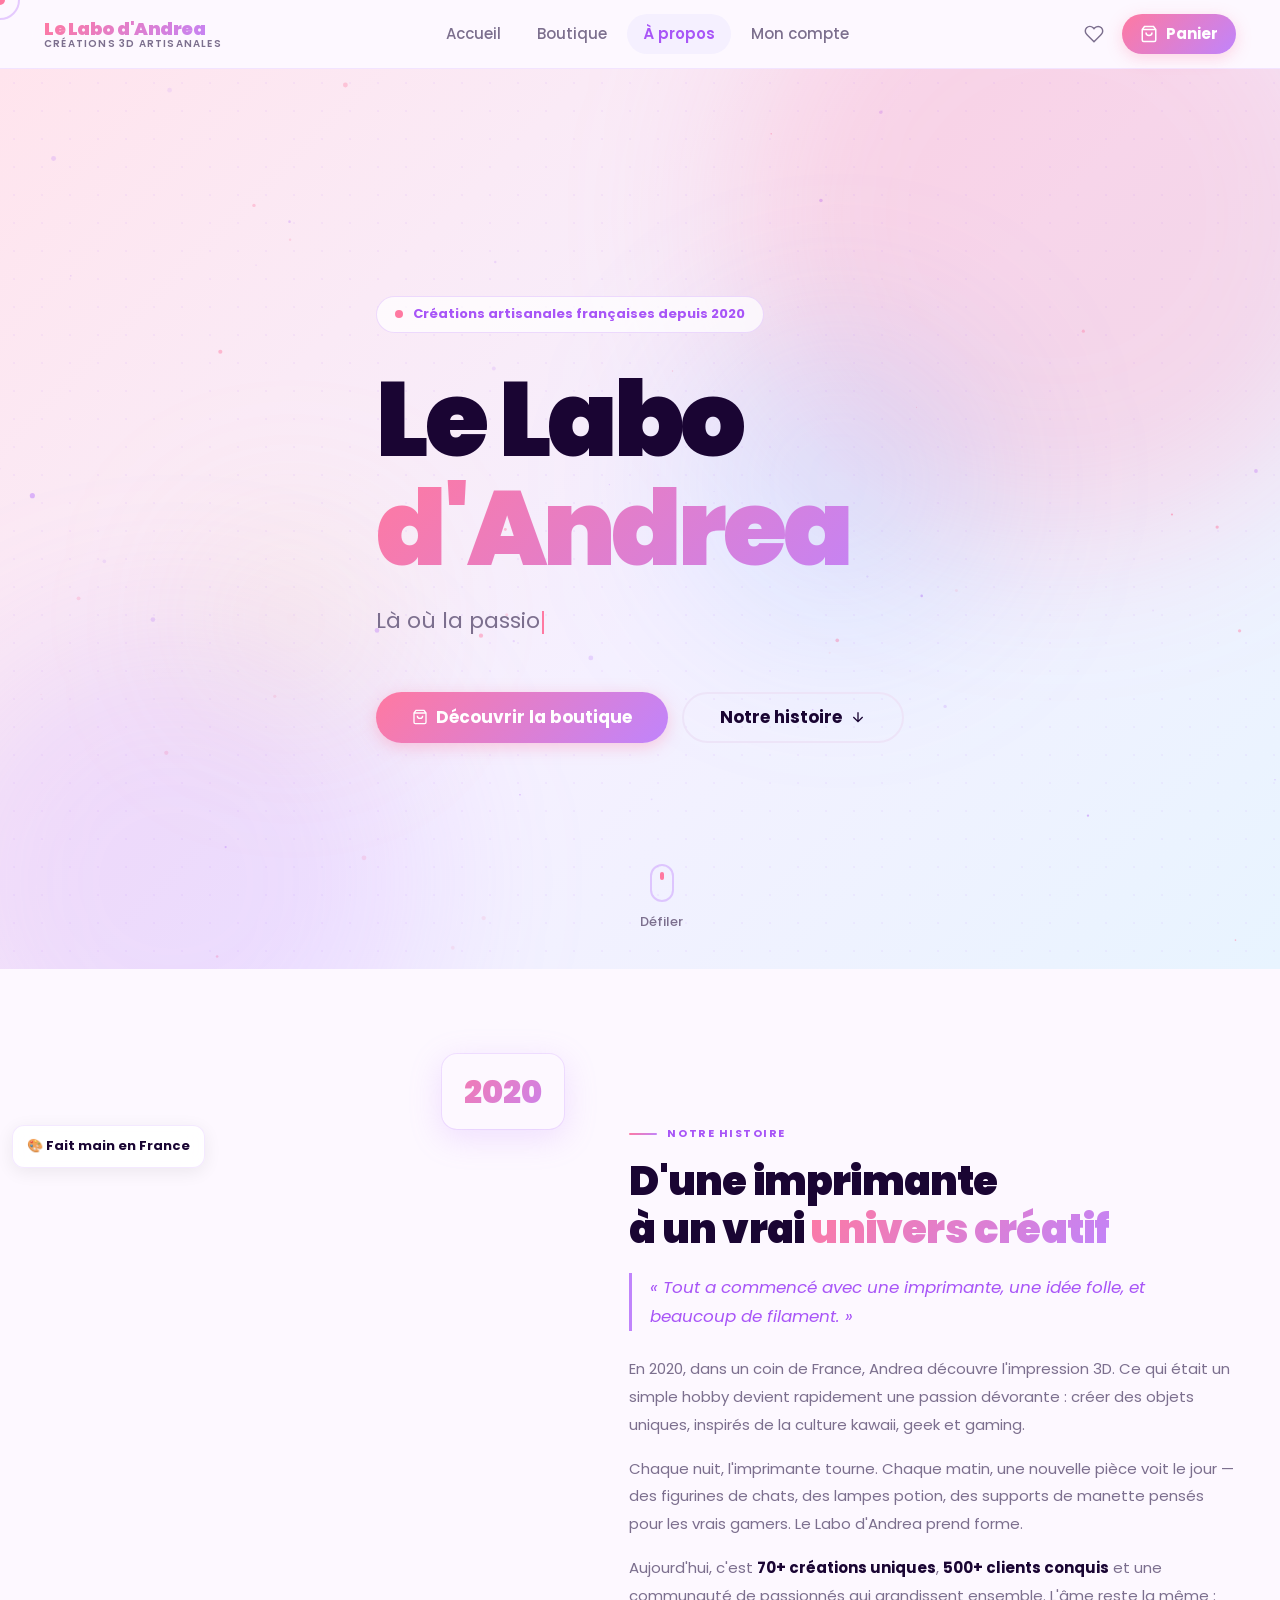
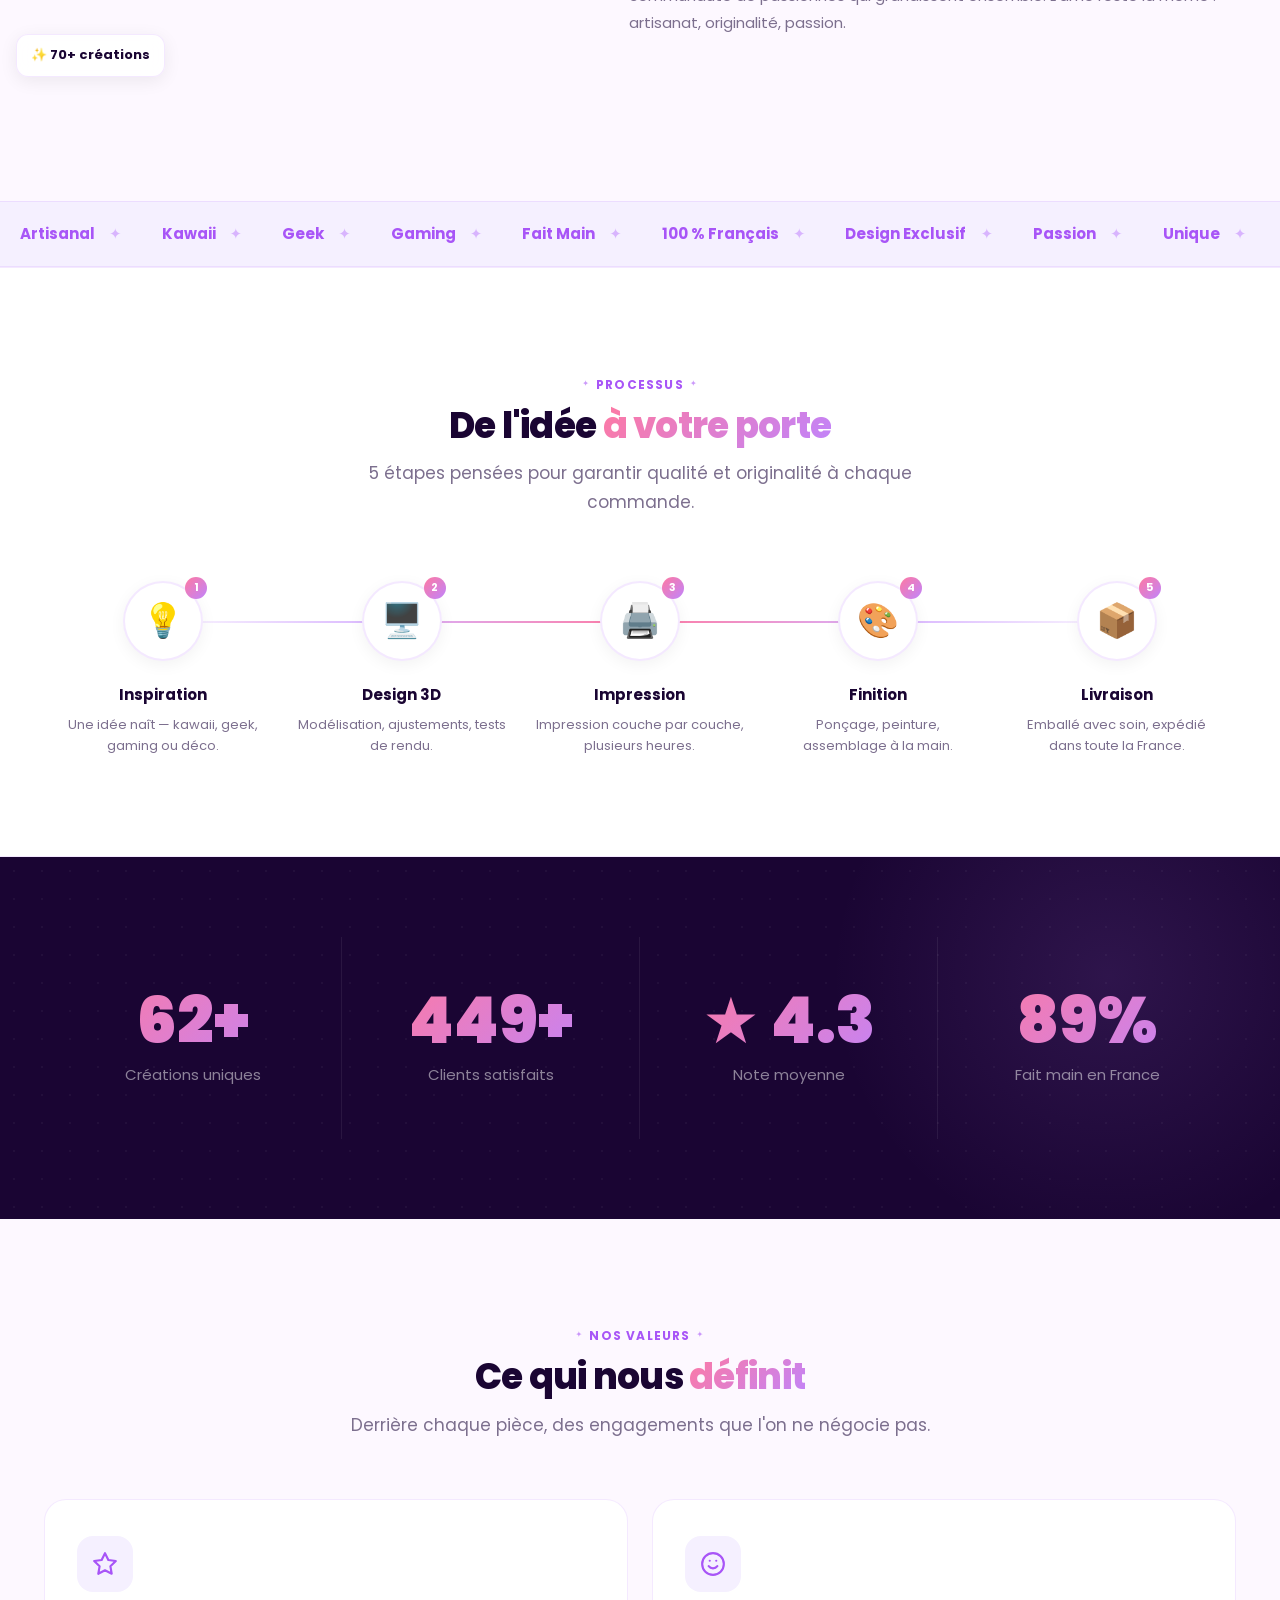
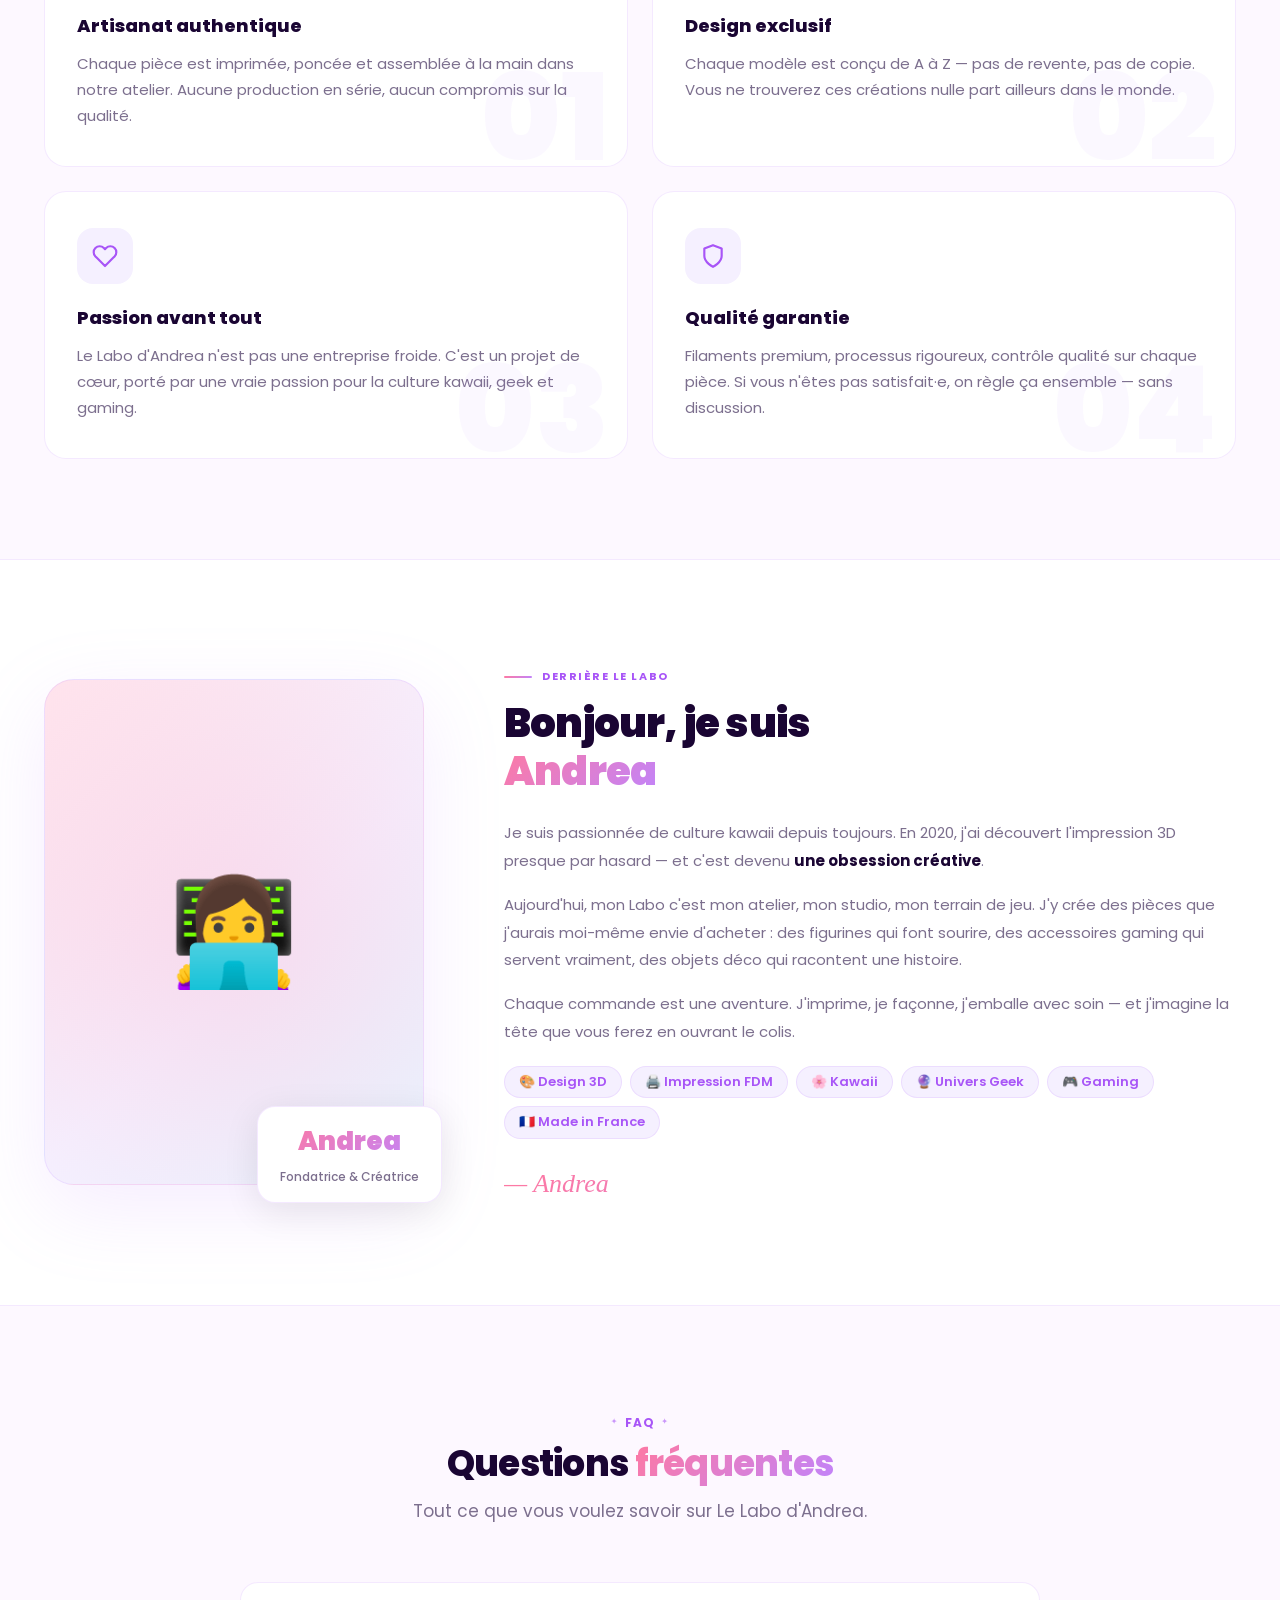
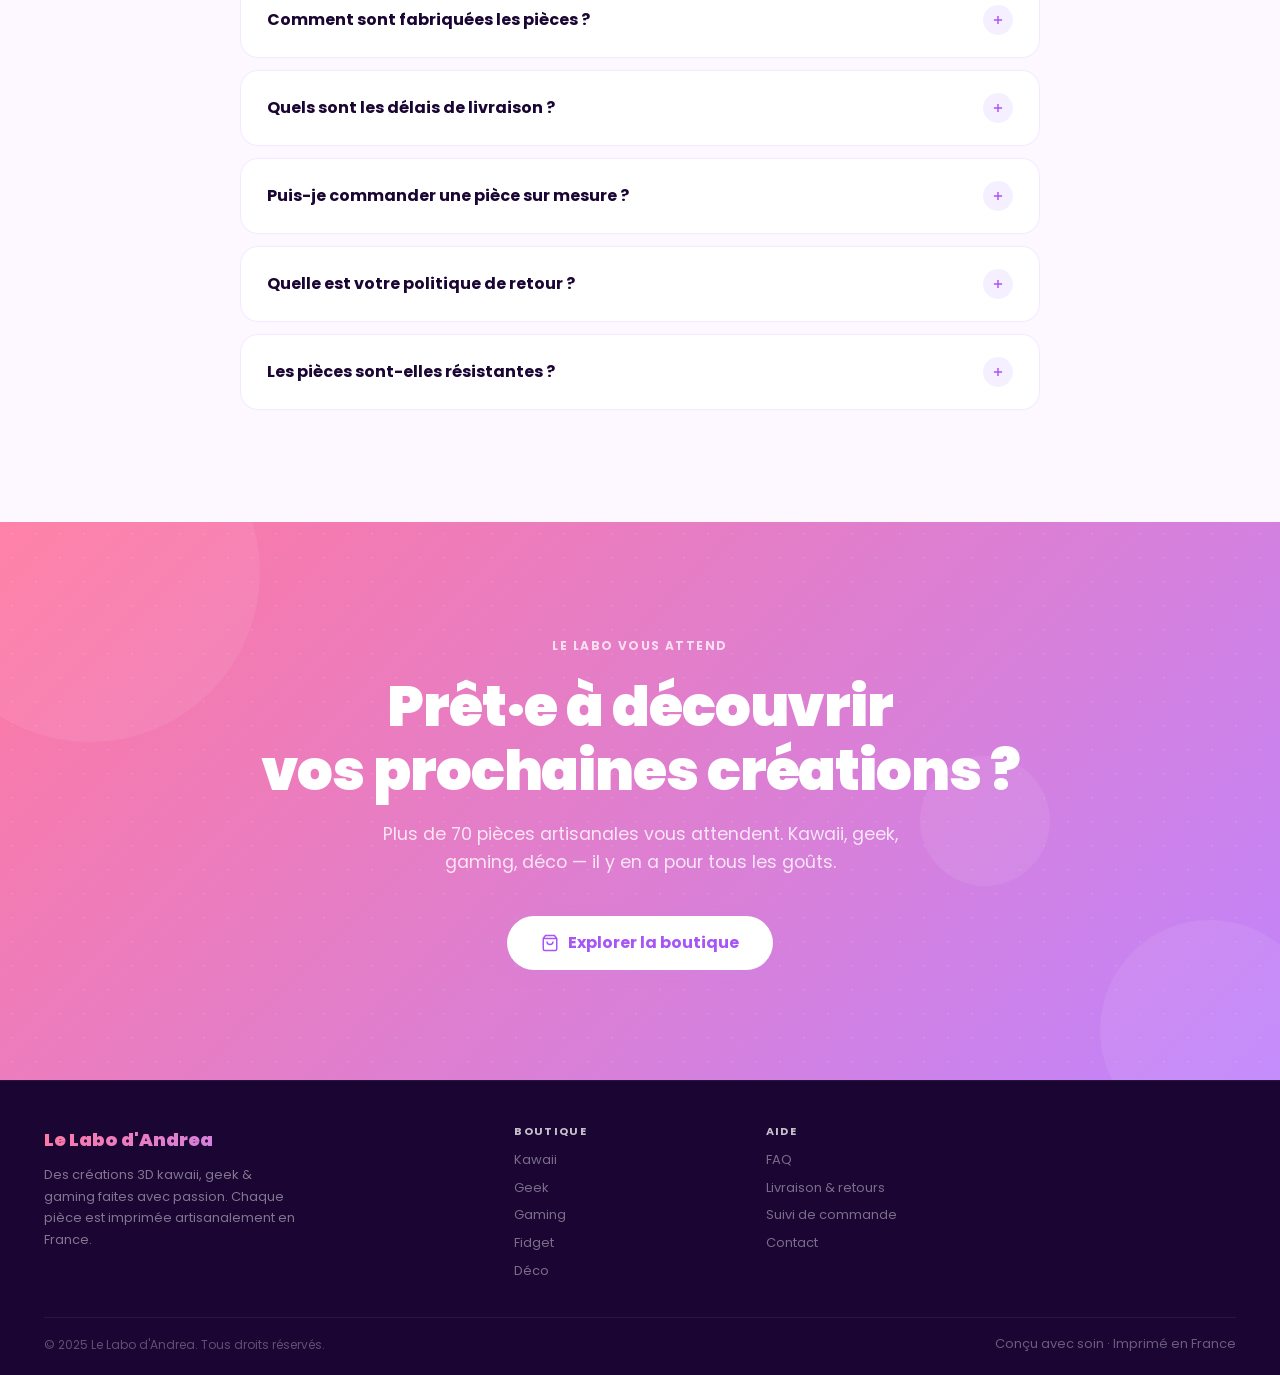
<file: about.html>
<!DOCTYPE html>
<html lang="fr">
<head>
  <meta charset="UTF-8">
  <meta name="viewport" content="width=device-width, initial-scale=1.0">
  <title>À propos — Le Labo d'Andrea</title>
  <meta name="description" content="L'histoire de Le Labo d'Andrea : créations 3D kawaii, geek & gaming artisanales, faites à la main en France depuis 2020 avec passion.">
  <link rel="stylesheet" href="assets/css/style.css">
  <style>

    /* ═══════════════════════════════════════════════════════════
       CURSOR PERSONNALISÉ
    ═══════════════════════════════════════════════════════════ */
    .cursor-dot {
      position: fixed;
      width: 10px; height: 10px;
      border-radius: 50%;
      background: #ff79a1;
      pointer-events: none;
      z-index: 99999;
      transform: translate(-50%, -50%);
      transition: background .3s, transform .15s;
      will-change: left, top;
    }
    .cursor-ring {
      position: fixed;
      width: 40px; height: 40px;
      border-radius: 50%;
      border: 2px solid rgba(192,132,252,.4);
      pointer-events: none;
      z-index: 99998;
      transform: translate(-50%, -50%);
      transition: width .3s cubic-bezier(.16,1,.3,1), height .3s cubic-bezier(.16,1,.3,1),
                  border-color .3s, opacity .3s;
      will-change: left, top;
    }
    body.is-hovering .cursor-dot { transform: translate(-50%,-50%) scale(2.5); background: #c084fc; }
    body.is-hovering .cursor-ring { width: 64px; height: 64px; border-color: rgba(255,121,161,.18); }
    @media (hover: none) { .cursor-dot, .cursor-ring { display: none !important; } }

    /* ═══════════════════════════════════════════════════════════
       SCROLL PROGRESS
    ═══════════════════════════════════════════════════════════ */
    .scroll-progress {
      position: fixed;
      top: 0; left: 0;
      height: 3px; width: 100%;
      background: linear-gradient(90deg, #ff79a1 0%, #c084fc 50%, #60a5fa 100%);
      z-index: 9998;
      transform-origin: left center;
      transform: scaleX(0);
      will-change: transform;
    }

    /* ═══════════════════════════════════════════════════════════
       HERO
    ═══════════════════════════════════════════════════════════ */
    .about-hero {
      min-height: 100svh;
      background: var(--grad-hero);
      display: flex;
      align-items: center;
      position: relative;
      overflow: hidden;
    }
    #particles-canvas {
      position: absolute;
      inset: 0;
      pointer-events: none;
      z-index: 0;
      width: 100%; height: 100%;
    }
    .hero-blob-layer { position: absolute; inset: 0; pointer-events: none; z-index: 0; }
    .h-blob {
      position: absolute;
      border-radius: 50%;
      filter: blur(80px);
      will-change: transform;
    }
    .h-blob-1 { width: 650px; height: 650px; background: rgba(255,121,161,.22); top: -20%; right: -8%; }
    .h-blob-2 { width: 500px; height: 500px; background: rgba(192,132,252,.18); bottom: -18%; left: -6%; }
    .h-blob-3 { width: 320px; height: 320px; background: rgba(96,165,250,.14); top: 28%; right: 22%; }
    .h-blob-4 { width: 200px; height: 200px; background: rgba(255,200,120,.12); top: 50%; left: 15%; }
    .hero-dot-grid {
      position: absolute; inset: 0;
      background-image: radial-gradient(circle, rgba(192,132,252,.09) 1px, transparent 1px);
      background-size: 28px 28px;
      pointer-events: none;
      z-index: 0;
    }
    .about-hero-content {
      position: relative;
      z-index: 1;
      max-width: 900px;
      will-change: transform, opacity;
    }
    /* Badge pill */
    .about-badge {
      display: inline-flex;
      align-items: center;
      gap: 10px;
      background: rgba(255,255,255,.72);
      backdrop-filter: blur(14px);
      -webkit-backdrop-filter: blur(14px);
      border: 1px solid rgba(192,132,252,.28);
      border-radius: 999px;
      padding: 7px 18px;
      font-size: .8125rem;
      font-weight: 700;
      color: var(--purple-dark);
      margin-bottom: 32px;
      opacity: 0;
      transform: translateY(18px);
      animation: abt-fadeUp .7s .2s cubic-bezier(.16,1,.3,1) forwards;
    }
    .about-badge-dot {
      width: 8px; height: 8px; border-radius: 50%;
      background: var(--pink);
      flex-shrink: 0;
      animation: pulse-dot 2s ease-in-out infinite;
    }
    /* Title word-by-line animation */
    .about-h1 {
      font-size: clamp(3rem, 9vw, 6.5rem);
      font-weight: 900;
      letter-spacing: -.04em;
      line-height: 1.05;
      color: var(--text);
      margin-bottom: 20px;
    }
    .h1-line {
      display: block;
      overflow: hidden;
    }
    .h1-word {
      display: block;
      animation: h1-slide-up .95s cubic-bezier(.16,1,.3,1) both;
    }
    .h1-line:nth-child(1) .h1-word { animation-delay: .3s; }
    .h1-line:nth-child(2) .h1-word { animation-delay: .5s; }
    .h1-grad {
      background: var(--grad-primary);
      -webkit-background-clip: text;
      -webkit-text-fill-color: transparent;
      background-clip: text;
    }
    @keyframes h1-slide-up {
      from { transform: translateY(110%); }
      to   { transform: translateY(0); }
    }
    @keyframes abt-fadeUp {
      from { opacity: 0; transform: translateY(18px); }
      to   { opacity: 1; transform: translateY(0); }
    }
    /* Typewriter */
    .about-typewriter {
      font-size: clamp(1.05rem, 2.5vw, 1.375rem);
      color: var(--text-muted);
      margin-bottom: 40px;
      min-height: 2.2em;
      opacity: 0;
      animation: abt-fadeUp .7s 1.05s cubic-bezier(.16,1,.3,1) forwards;
    }
    .tw-cursor {
      display: inline-block;
      width: 2px; height: 1.05em;
      background: var(--pink);
      vertical-align: middle;
      margin-left: 2px;
      animation: tw-blink .8s step-end infinite;
    }
    @keyframes tw-blink { 0%,100%{opacity:1} 50%{opacity:0} }
    /* CTAs */
    .about-hero-ctas {
      display: flex; gap: 14px; flex-wrap: wrap;
      opacity: 0;
      animation: abt-fadeUp .7s 1.3s cubic-bezier(.16,1,.3,1) forwards;
    }
    /* Scroll hint */
    .about-scroll-hint {
      position: absolute;
      bottom: 36px; left: 50%;
      transform: translateX(-50%);
      display: flex; flex-direction: column; align-items: center; gap: 10px;
      color: var(--text-muted); font-size: .8125rem; font-weight: 500;
      opacity: 0;
      animation: abt-fadeUp .7s 1.8s cubic-bezier(.16,1,.3,1) forwards;
      z-index: 1;
      pointer-events: none;
    }
    .scroll-mouse-icon {
      width: 24px; height: 38px;
      border: 2px solid rgba(192,132,252,.4);
      border-radius: 12px;
      position: relative;
    }
    .scroll-mouse-icon::before {
      content: '';
      position: absolute;
      top: 6px; left: 50%;
      transform: translateX(-50%);
      width: 4px; height: 8px;
      background: var(--pink);
      border-radius: 2px;
      animation: mouse-bob 1.9s ease-in-out infinite;
    }
    @keyframes mouse-bob {
      0%,100% { transform: translateX(-50%) translateY(0); opacity: 1; }
      80%      { transform: translateX(-50%) translateY(10px); opacity: 0; }
    }

    /* ═══════════════════════════════════════════════════════════
       LAYOUT HELPERS
    ═══════════════════════════════════════════════════════════ */
    .abt-sec { padding: 100px 0; position: relative; }
    .abt-sec-dark {
      background: var(--bg-card);
      border-top: 1px solid var(--border);
      border-bottom: 1px solid var(--border);
    }
    .eyebrow {
      display: inline-flex; align-items: center; gap: 10px;
      font-size: .6875rem; font-weight: 700; letter-spacing: .14em; text-transform: uppercase;
      color: var(--purple-dark); margin-bottom: 14px;
    }
    .eyebrow::before {
      content: '';
      width: 28px; height: 2px;
      background: var(--grad-primary); border-radius: 1px; flex-shrink: 0;
    }
    .grad-text {
      background: var(--grad-primary);
      -webkit-background-clip: text; -webkit-text-fill-color: transparent; background-clip: text;
    }

    /* ═══════════════════════════════════════════════════════════
       STORY
    ═══════════════════════════════════════════════════════════ */
    .story-grid {
      display: grid;
      grid-template-columns: 5fr 6fr;
      gap: 80px;
      align-items: center;
    }
    .story-visual { position: relative; }
    .story-card {
      background: var(--grad-hero);
      border: 1px solid var(--border);
      border-radius: 28px;
      aspect-ratio: 4/5;
      display: flex; align-items: center; justify-content: center;
      overflow: hidden;
      position: relative;
      clip-path: inset(0 100% 0 0 round 28px);
      transition: clip-path 1.1s cubic-bezier(.16,1,.3,1);
    }
    .story-card.revealed { clip-path: inset(0 0% 0 0 round 28px); }
    .story-card-emoji { font-size: 6rem; animation: float 6s ease-in-out infinite; display: block; }
    .story-card-label { font-size: .9375rem; font-weight: 600; color: var(--text-muted); text-align: center; margin-top: 12px; }
    .story-year-pill {
      position: absolute; top: -16px; right: -16px;
      background: #fff;
      border: 1px solid var(--border);
      border-radius: 16px;
      padding: 12px 22px;
      font-size: 2rem; font-weight: 900;
      background: var(--grad-primary);
      -webkit-background-clip: text; -webkit-text-fill-color: transparent; background-clip: text;
      box-shadow: 0 8px 32px rgba(192,132,252,.22);
      background-color: #fff;
    }
    .story-float-chip {
      position: absolute;
      background: rgba(255,255,255,.88);
      backdrop-filter: blur(10px); -webkit-backdrop-filter: blur(10px);
      border: 1px solid var(--border);
      border-radius: 12px;
      padding: 10px 14px;
      font-size: .8125rem; font-weight: 700;
      color: var(--text);
      display: flex; align-items: center; gap: 6px;
      box-shadow: 0 4px 18px rgba(0,0,0,.07);
    }
    .story-float-chip.c1 { bottom: 24px; left: -28px; animation: float 6.5s 1s ease-in-out infinite; }
    .story-float-chip.c2 { top: 56px; left: -32px; animation: float 7.5s 2.5s ease-in-out infinite; }
    .story-content h2 {
      font-size: clamp(1.75rem, 3.5vw, 2.5rem);
      font-weight: 900; line-height: 1.2; margin-bottom: 20px;
    }
    .story-quote {
      font-style: italic;
      font-size: 1.05rem;
      color: var(--purple-dark);
      border-left: 3px solid #c084fc;
      padding-left: 18px;
      margin-bottom: 24px;
      line-height: 1.75;
    }
    .story-body p {
      color: var(--text-muted);
      line-height: 1.85;
      margin-bottom: 16px;
      font-size: .9375rem;
    }
    .story-body strong { color: var(--text); }

    /* ═══════════════════════════════════════════════════════════
       MARQUEE
    ═══════════════════════════════════════════════════════════ */
    .marquee-wrap {
      overflow: hidden;
      padding: 20px 0;
      background: var(--purple-light);
      border-top: 1px solid var(--border);
      border-bottom: 1px solid var(--border);
    }
    .marquee-track {
      display: flex; white-space: nowrap;
      animation: marquee 22s linear infinite;
      will-change: transform;
    }
    .marquee-track:hover { animation-play-state: paused; }
    .marquee-item {
      display: inline-flex; align-items: center; gap: 14px;
      padding: 0 20px;
      font-size: .9375rem; font-weight: 700;
      color: var(--purple-dark);
      user-select: none;
    }
    .m-sep { color: var(--purple-pastel); }
    @keyframes marquee { from { transform: translateX(0); } to { transform: translateX(-50%); } }

    /* ═══════════════════════════════════════════════════════════
       PROCESS
    ═══════════════════════════════════════════════════════════ */
    .process-row {
      display: grid;
      grid-template-columns: repeat(5, 1fr);
      gap: 0;
      margin-top: 64px;
      position: relative;
    }
    .process-row::before {
      content: '';
      position: absolute;
      top: 40px; left: 8%; right: 8%;
      height: 2px;
      background: linear-gradient(90deg, transparent, var(--purple-pastel), var(--pink), var(--purple-pastel), transparent);
      z-index: 0;
    }
    .proc-step {
      display: flex; flex-direction: column; align-items: center;
      text-align: center; padding: 0 14px;
      position: relative; z-index: 1;
    }
    .proc-icon {
      width: 80px; height: 80px;
      border-radius: 50%;
      background: #fff;
      border: 2px solid var(--border);
      display: flex; align-items: center; justify-content: center;
      font-size: 2.1rem;
      margin-bottom: 22px;
      position: relative;
      box-shadow: 0 4px 16px rgba(0,0,0,.05);
      transition: border-color .4s, box-shadow .4s, transform .4s cubic-bezier(.16,1,.3,1);
    }
    .proc-step:hover .proc-icon {
      border-color: var(--purple-pastel);
      box-shadow: 0 12px 36px rgba(192,132,252,.25);
      transform: scale(1.12) translateY(-6px);
    }
    .proc-num {
      position: absolute; top: -6px; right: -6px;
      width: 22px; height: 22px; border-radius: 50%;
      background: var(--grad-primary);
      color: #fff; font-size: .6875rem; font-weight: 700;
      display: flex; align-items: center; justify-content: center;
    }
    .proc-title { font-size: .9375rem; font-weight: 700; color: var(--text); margin-bottom: 8px; }
    .proc-desc  { font-size: .8125rem; color: var(--text-muted); line-height: 1.6; }

    /* ═══════════════════════════════════════════════════════════
       STATS
    ═══════════════════════════════════════════════════════════ */
    .abt-stats-sec {
      background: var(--text);
      position: relative; overflow: hidden;
      padding: 80px 0;
    }
    .abt-stats-sec::before {
      content: '';
      position: absolute; inset: 0;
      background-image: radial-gradient(circle, rgba(255,255,255,.04) 1px, transparent 1px);
      background-size: 28px 28px; pointer-events: none;
    }
    .abt-stats-sec::after {
      content: '';
      position: absolute; top: -50%; right: -10%;
      width: 600px; height: 600px;
      background: radial-gradient(circle, rgba(192,132,252,.12) 0%, transparent 65%);
      pointer-events: none;
    }
    .stats4-grid {
      display: grid;
      grid-template-columns: repeat(4, 1fr);
      position: relative; z-index: 1;
    }
    .stat4 {
      padding: 52px 28px; text-align: center;
      border-right: 1px solid rgba(255,255,255,.07);
    }
    .stat4:last-child { border-right: none; }
    .stat4-val {
      display: block;
      font-size: clamp(2.5rem, 5vw, 4rem);
      font-weight: 900; line-height: 1;
      background: var(--grad-primary);
      -webkit-background-clip: text; -webkit-text-fill-color: transparent; background-clip: text;
      margin-bottom: 10px;
    }
    .stat4-label { font-size: .9375rem; color: rgba(255,255,255,.5); }

    /* ═══════════════════════════════════════════════════════════
       VALUES
    ═══════════════════════════════════════════════════════════ */
    .values-grid {
      display: grid;
      grid-template-columns: repeat(2, 1fr);
      gap: 24px;
      margin-top: 60px;
    }
    .val-card {
      background: var(--bg-card);
      border: 1px solid var(--border);
      border-radius: 22px;
      padding: 36px 32px;
      position: relative; overflow: hidden;
      transition: border-color .35s, box-shadow .35s;
      transform-style: preserve-3d;
      will-change: transform;
      cursor: default;
    }
    .val-card:hover {
      border-color: var(--purple-pastel);
      box-shadow: 0 20px 60px rgba(192,132,252,.13);
    }
    .val-card::after {
      content: '';
      position: absolute; inset: 0;
      background: radial-gradient(circle at 50% 0%, rgba(192,132,252,.07) 0%, transparent 70%);
      opacity: 0; transition: opacity .35s;
      border-radius: inherit;
    }
    .val-card:hover::after { opacity: 1; }
    .val-icon {
      width: 56px; height: 56px; border-radius: 16px;
      background: var(--purple-light);
      display: flex; align-items: center; justify-content: center;
      margin-bottom: 20px;
      transition: transform .4s cubic-bezier(.16,1,.3,1), background .35s;
    }
    .val-card:hover .val-icon { transform: rotate(10deg) scale(1.1); background: var(--purple-pastel); }
    .val-icon svg { width: 26px; height: 26px; stroke: var(--purple-dark); fill: none; }
    .val-title { font-size: 1.125rem; font-weight: 800; color: var(--text); margin-bottom: 10px; }
    .val-body  { font-size: .9375rem; color: var(--text-muted); line-height: 1.75; }
    .val-bg-num {
      position: absolute; bottom: -12px; right: 18px;
      font-size: 7.5rem; font-weight: 900;
      color: rgba(192,132,252,.06);
      line-height: 1; pointer-events: none; user-select: none;
    }

    /* ═══════════════════════════════════════════════════════════
       CREATOR
    ═══════════════════════════════════════════════════════════ */
    .creator-grid {
      display: grid;
      grid-template-columns: 380px 1fr;
      gap: 80px;
      align-items: center;
    }
    .creator-photo-wrap { position: relative; }
    .creator-photo {
      aspect-ratio: 3/4;
      border-radius: 30px;
      background: var(--grad-hero);
      border: 1px solid var(--border);
      display: flex; align-items: center; justify-content: center;
      overflow: hidden; position: relative;
      box-shadow: 0 24px 80px rgba(192,132,252,.15);
    }
    .creator-photo-glow {
      position: absolute; inset: -30%;
      background: radial-gradient(circle, rgba(255,121,161,.18) 0%, transparent 65%);
      animation: spin-slow 14s linear infinite;
    }
    .creator-photo-emoji { position: relative; z-index: 1; font-size: 6.5rem; }
    .creator-tag {
      position: absolute; bottom: -18px; right: -18px;
      background: #fff; border: 1px solid var(--border);
      border-radius: 18px; padding: 14px 22px;
      box-shadow: 0 8px 36px rgba(0,0,0,.09);
      text-align: center;
    }
    .creator-tag strong {
      display: block; font-size: 1.625rem; font-weight: 900;
      background: var(--grad-primary); -webkit-background-clip: text;
      -webkit-text-fill-color: transparent; background-clip: text;
    }
    .creator-tag span { font-size: .75rem; color: var(--text-muted); font-weight: 500; }
    .creator-content h2 {
      font-size: clamp(1.75rem, 3.5vw, 2.5rem);
      font-weight: 900; line-height: 1.2; margin-bottom: 24px;
    }
    .creator-body p {
      color: var(--text-muted); line-height: 1.85;
      margin-bottom: 16px; font-size: .9375rem;
    }
    .creator-body strong { color: var(--text); }
    .skill-chips { display: flex; flex-wrap: wrap; gap: 8px; margin: 20px 0; }
    .skill-chip {
      display: inline-flex; align-items: center; gap: 4px;
      background: var(--purple-light); color: var(--purple-dark);
      border-radius: 999px; padding: 5px 14px;
      font-size: .8125rem; font-weight: 600;
      border: 1px solid var(--border);
      transition: background .25s, border-color .25s;
    }
    .skill-chip:hover { background: var(--purple-pastel); border-color: var(--purple-pastel); }
    .creator-sig {
      font-family: Georgia, 'Times New Roman', serif;
      font-style: italic;
      font-size: 1.625rem;
      background: var(--grad-primary);
      -webkit-background-clip: text; -webkit-text-fill-color: transparent; background-clip: text;
      margin-top: 24px;
    }

    /* ═══════════════════════════════════════════════════════════
       FAQ
    ═══════════════════════════════════════════════════════════ */
    .faq-list { max-width: 800px; margin: 56px auto 0; }
    .faq-item {
      background: #fff;
      border: 1px solid var(--border);
      border-radius: 18px;
      margin-bottom: 12px; overflow: hidden;
      transition: border-color .3s, box-shadow .3s;
    }
    .faq-item.faq-open {
      border-color: var(--purple-pastel);
      box-shadow: 0 8px 28px rgba(192,132,252,.1);
    }
    .faq-btn {
      width: 100%;
      display: flex; align-items: center; justify-content: space-between;
      padding: 22px 26px; gap: 16px;
      background: none; border: none; font-family: inherit;
      font-size: 1rem; font-weight: 700; color: var(--text);
      cursor: pointer; text-align: left;
    }
    .faq-icon {
      width: 30px; height: 30px; border-radius: 50%; flex-shrink: 0;
      background: var(--purple-light);
      display: flex; align-items: center; justify-content: center;
      transition: background .3s, transform .4s cubic-bezier(.16,1,.3,1);
    }
    .faq-item.faq-open .faq-icon { background: var(--purple-pastel); transform: rotate(45deg); }
    .faq-icon svg { width: 14px; height: 14px; stroke: var(--purple-dark); flex-shrink: 0; }
    .faq-body {
      overflow: hidden;
      max-height: 0;
      transition: max-height .45s cubic-bezier(.16,1,.3,1);
    }
    .faq-body-inner {
      padding: 0 26px 24px;
      color: var(--text-muted); line-height: 1.8; font-size: .9375rem;
    }

    /* ═══════════════════════════════════════════════════════════
       CTA
    ═══════════════════════════════════════════════════════════ */
    .abt-cta {
      background: var(--grad-primary);
      padding: 110px 0; text-align: center;
      position: relative; overflow: hidden;
    }
    .abt-cta::before {
      content: '';
      position: absolute; inset: 0;
      background-image: radial-gradient(circle, rgba(255,255,255,.08) 1px, transparent 1px);
      background-size: 24px 24px; pointer-events: none;
    }
    .cta-blob { position: absolute; border-radius: 50%; background: rgba(255,255,255,.07); pointer-events: none; }
    .cta-blob:nth-child(1) { width: 340px; height: 340px; top: -120px; left: -80px; animation: float 9s ease-in-out infinite; }
    .cta-blob:nth-child(2) { width: 220px; height: 220px; bottom: -60px; right: -40px; animation: float 7s 2s ease-in-out infinite; }
    .cta-blob:nth-child(3) { width: 130px; height: 130px; top: 42%; right: 18%; animation: float 8s 1s ease-in-out infinite; }
    .abt-cta .abt-eyebrow {
      display: inline-flex; align-items: center; gap: 6px;
      color: rgba(255,255,255,.75); font-size: .75rem; font-weight: 700;
      letter-spacing: .12em; text-transform: uppercase;
      margin-bottom: 20px;
      position: relative; z-index: 1;
    }
    .abt-cta h2 {
      font-size: clamp(2rem, 5vw, 3.5rem);
      font-weight: 900; color: #fff;
      margin-bottom: 16px;
      position: relative; z-index: 1;
      line-height: 1.15;
    }
    .abt-cta p {
      font-size: 1.1rem; color: rgba(255,255,255,.8);
      margin-bottom: 40px; max-width: 560px; margin-left: auto; margin-right: auto;
      position: relative; z-index: 1;
    }
    .btn-white {
      display: inline-flex; align-items: center; gap: 9px;
      background: #fff; color: var(--purple-dark);
      font-family: inherit; font-size: 1rem; font-weight: 700;
      padding: 14px 34px;
      border-radius: var(--r-full);
      text-decoration: none;
      transition: transform .35s cubic-bezier(.16,1,.3,1), box-shadow .35s;
      position: relative; z-index: 1;
      border: none; cursor: pointer;
    }
    .btn-white:hover  { transform: translateY(-3px) scale(1.03); box-shadow: 0 14px 44px rgba(0,0,0,.22); }
    .btn-white:active { transform: scale(.97); }

    /* ═══════════════════════════════════════════════════════════
       RESPONSIVE
    ═══════════════════════════════════════════════════════════ */
    @media (max-width: 960px) {
      .story-grid   { grid-template-columns: 1fr; gap: 48px; }
      .story-visual { display: none; }
      .creator-grid { grid-template-columns: 1fr; gap: 48px; }
      .creator-photo-wrap { max-width: 320px; }
      .process-row  { grid-template-columns: repeat(3, 1fr); gap: 24px; }
      .process-row::before { display: none; }
      .stats4-grid  { grid-template-columns: 1fr 1fr; }
      .stat4        { border-right: none; border-bottom: 1px solid rgba(255,255,255,.07); }
      .stat4:nth-child(even) { border-right: none; }
      .values-grid  { grid-template-columns: 1fr; }
    }
    @media (max-width: 600px) {
      .abt-sec      { padding: 52px 0; }
      .about-hero   { min-height: 100svh; padding: 0 16px; }
      .about-h1     { font-size: clamp(2.25rem, 10vw, 3rem); }
      .hero-sub     { font-size: 1rem; }
      .tw-wrap      { font-size: 1rem; min-height: 1.4em; }
      .process-row  { grid-template-columns: 1fr 1fr; gap: 16px; }
      .proc-step    { padding: 20px 14px; }
      .proc-num     { font-size: 2rem; }
      .stats4-grid  { grid-template-columns: 1fr 1fr; }
      .stat4-val    { font-size: 2rem; }
      .abt-cta      { padding: 56px 0; }
      .abt-cta h2   { font-size: clamp(1.5rem, 6vw, 2rem); }
      .marquee-track { gap: 24px; }
      .faq-q        { font-size: .9375rem; padding: 16px; }
      .faq-body p   { font-size: .875rem; }
      .val-card     { padding: 24px 18px; }
    }
    @media (max-width: 400px) {
      .process-row  { grid-template-columns: 1fr; }
      .stats4-grid  { grid-template-columns: 1fr; }
      .stat4        { border-right: none; border-bottom: 1px solid rgba(255,255,255,.07); }
      .about-h1     { font-size: clamp(2rem, 9vw, 2.5rem); }
      .abt-sec      { padding: 40px 0; }
    }
  </style>
</head>
<body data-page="about">

<!-- Cursor -->
<div class="cursor-dot"  id="js-cursor-dot"></div>
<div class="cursor-ring" id="js-cursor-ring"></div>

<!-- Scroll progress -->
<div class="scroll-progress" id="js-scroll-progress"></div>

<!-- ══════════════════════════════════════════════════════════════
     HEADER
══════════════════════════════════════════════════════════════ -->
<header class="site-header">
  <div class="container header-inner">
    <a href="index.html" class="logo">
      <span class="logo-main">Le Labo d'Andrea</span>
      <span class="logo-sub">Créations 3D artisanales</span>
    </a>
    <nav class="nav">
      <a href="index.html"   class="nav-link">Accueil</a>
      <a href="shop.html"    class="nav-link">Boutique</a>
      <a href="about.html"   class="nav-link active">À propos</a>
      <a href="account.html" class="nav-link">Mon compte</a>
    </nav>
    <div class="header-actions">
      <a href="account.html" class="hdr-icon" title="Mes favoris">
        <svg viewBox="0 0 24 24" fill="none" stroke="currentColor"><path d="M20.84 4.61a5.5 5.5 0 00-7.78 0L12 5.67l-1.06-1.06a5.5 5.5 0 00-7.78 7.78l1.06 1.06L12 21.23l7.78-7.78 1.06-1.06a5.5 5.5 0 000-7.78z"/></svg>
      </a>
      <a href="cart.html" class="cart-btn">
        <svg viewBox="0 0 24 24" fill="none" stroke="currentColor"><path d="M6 2 3 6v14a2 2 0 002 2h14a2 2 0 002-2V6l-3-4z"/><line x1="3" y1="6" x2="21" y2="6"/><path d="M16 10a4 4 0 01-8 0"/></svg>
        Panier <span class="cart-count hidden">0</span>
      </a>
      <button class="hamburger" id="hamburger" aria-label="Menu"><span></span><span></span><span></span></button>
    </div>
  </div>
  <nav class="mobile-nav" id="mobile-nav">
    <a href="index.html"   class="nav-link">Accueil</a>
    <a href="shop.html"    class="nav-link">Boutique</a>
    <a href="about.html"   class="nav-link active">À propos</a>
    <a href="account.html" class="nav-link">Mon compte</a>
    <a href="cart.html"    class="nav-link">Panier</a>
  </nav>
</header>

<!-- ══════════════════════════════════════════════════════════════
     HÉRO
══════════════════════════════════════════════════════════════ -->
<section class="about-hero" id="js-hero">
  <canvas id="particles-canvas"></canvas>
  <div class="hero-blob-layer">
    <div class="h-blob h-blob-1" data-px="0.05"></div>
    <div class="h-blob h-blob-2" data-px="0.07"></div>
    <div class="h-blob h-blob-3" data-px="0.03"></div>
    <div class="h-blob h-blob-4" data-px="0.04"></div>
  </div>
  <div class="hero-dot-grid" id="js-hero-dots"></div>

  <div class="container about-hero-content" id="js-hero-content">
    <div class="about-badge">
      <span class="about-badge-dot"></span>
      Créations artisanales françaises depuis 2020
    </div>

    <h1 class="about-h1">
      <span class="h1-line"><span class="h1-word">Le Labo</span></span>
      <span class="h1-line"><span class="h1-word h1-grad">d'Andrea</span></span>
    </h1>

    <p class="about-typewriter">
      <span id="js-typewriter"></span><span class="tw-cursor"></span>
    </p>

    <div class="about-hero-ctas">
      <a href="shop.html" class="btn btn-primary btn-lg" id="js-mag-1">
        <svg viewBox="0 0 24 24" fill="none" stroke="currentColor" stroke-width="2" width="18" height="18"><path d="M6 2 3 6v14a2 2 0 002 2h14a2 2 0 002-2V6l-3-4z"/><line x1="3" y1="6" x2="21" y2="6"/><path d="M16 10a4 4 0 01-8 0"/></svg>
        Découvrir la boutique
      </a>
      <a href="#js-story" class="btn btn-outline btn-lg" id="js-mag-2">
        Notre histoire
        <svg viewBox="0 0 24 24" fill="none" stroke="currentColor" stroke-width="2" width="16" height="16"><path d="M12 5v14M5 12l7 7 7-7"/></svg>
      </a>
    </div>
  </div>

  <div class="about-scroll-hint">
    <div class="scroll-mouse-icon"></div>
    <span>Défiler</span>
  </div>
</section>

<!-- ══════════════════════════════════════════════════════════════
     HISTOIRE
══════════════════════════════════════════════════════════════ -->
<section class="abt-sec" id="js-story">
  <div class="container">
    <div class="story-grid">

      <!-- Visuel -->
      <div class="story-visual">
        <div class="story-card" id="js-story-card">
          <div style="text-align:center;padding:40px">
            <span class="story-card-emoji">🖨️</span>
            <p class="story-card-label">L'atelier du Labo</p>
          </div>
        </div>
        <div class="story-year-pill" style="background-color:#fff">2020</div>
        <div class="story-float-chip c1">✨ 70+ créations</div>
        <div class="story-float-chip c2">🎨 Fait main en France</div>
      </div>

      <!-- Texte -->
      <div class="story-content">
        <p class="eyebrow reveal">Notre histoire</p>
        <h2 class="reveal reveal-d1">D'une imprimante<br>à un vrai <span class="grad-text">univers créatif</span></h2>
        <blockquote class="story-quote reveal reveal-d2">
          « Tout a commencé avec une imprimante, une idée folle, et beaucoup de filament. »
        </blockquote>
        <div class="story-body">
          <p class="reveal reveal-d2">En 2020, dans un coin de France, Andrea découvre l'impression 3D. Ce qui était un simple hobby devient rapidement une passion dévorante : créer des objets uniques, inspirés de la culture kawaii, geek et gaming.</p>
          <p class="reveal reveal-d2">Chaque nuit, l'imprimante tourne. Chaque matin, une nouvelle pièce voit le jour — des figurines de chats, des lampes potion, des supports de manette pensés pour les vrais gamers. Le Labo d'Andrea prend forme.</p>
          <p class="reveal reveal-d3">Aujourd'hui, c'est <strong>70+ créations uniques</strong>, <strong>500+ clients conquis</strong> et une communauté de passionnés qui grandissent ensemble. L'âme reste la même : artisanat, originalité, passion.</p>
        </div>
      </div>
    </div>
  </div>
</section>

<!-- ══════════════════════════════════════════════════════════════
     MARQUEE
══════════════════════════════════════════════════════════════ -->
<div class="marquee-wrap">
  <div class="marquee-track">
    <span class="marquee-item">Artisanal <span class="m-sep">✦</span></span>
    <span class="marquee-item">Kawaii <span class="m-sep">✦</span></span>
    <span class="marquee-item">Geek <span class="m-sep">✦</span></span>
    <span class="marquee-item">Gaming <span class="m-sep">✦</span></span>
    <span class="marquee-item">Fait Main <span class="m-sep">✦</span></span>
    <span class="marquee-item">100 % Français <span class="m-sep">✦</span></span>
    <span class="marquee-item">Design Exclusif <span class="m-sep">✦</span></span>
    <span class="marquee-item">Passion <span class="m-sep">✦</span></span>
    <span class="marquee-item">Unique <span class="m-sep">✦</span></span>
    <span class="marquee-item">Premium <span class="m-sep">✦</span></span>
    <span class="marquee-item">Artisanal <span class="m-sep">✦</span></span>
    <span class="marquee-item">Kawaii <span class="m-sep">✦</span></span>
    <span class="marquee-item">Geek <span class="m-sep">✦</span></span>
    <span class="marquee-item">Gaming <span class="m-sep">✦</span></span>
    <span class="marquee-item">Fait Main <span class="m-sep">✦</span></span>
    <span class="marquee-item">100 % Français <span class="m-sep">✦</span></span>
    <span class="marquee-item">Design Exclusif <span class="m-sep">✦</span></span>
    <span class="marquee-item">Passion <span class="m-sep">✦</span></span>
    <span class="marquee-item">Unique <span class="m-sep">✦</span></span>
    <span class="marquee-item">Premium <span class="m-sep">✦</span></span>
  </div>
</div>

<!-- ══════════════════════════════════════════════════════════════
     PROCESSUS
══════════════════════════════════════════════════════════════ -->
<section class="abt-sec abt-sec-dark">
  <div class="container">
    <div class="section-header reveal">
      <span class="section-tag">Processus</span>
      <h2>De l'idée <span class="grad-text">à votre porte</span></h2>
      <p>5 étapes pensées pour garantir qualité et originalité à chaque commande.</p>
    </div>
    <div class="process-row">
      <div class="proc-step reveal">
        <div class="proc-icon">💡<span class="proc-num">1</span></div>
        <p class="proc-title">Inspiration</p>
        <p class="proc-desc">Une idée naît — kawaii, geek, gaming ou déco.</p>
      </div>
      <div class="proc-step reveal reveal-d1">
        <div class="proc-icon">🖥️<span class="proc-num">2</span></div>
        <p class="proc-title">Design 3D</p>
        <p class="proc-desc">Modélisation, ajustements, tests de rendu.</p>
      </div>
      <div class="proc-step reveal reveal-d2">
        <div class="proc-icon">🖨️<span class="proc-num">3</span></div>
        <p class="proc-title">Impression</p>
        <p class="proc-desc">Impression couche par couche, plusieurs heures.</p>
      </div>
      <div class="proc-step reveal reveal-d3">
        <div class="proc-icon">🎨<span class="proc-num">4</span></div>
        <p class="proc-title">Finition</p>
        <p class="proc-desc">Ponçage, peinture, assemblage à la main.</p>
      </div>
      <div class="proc-step reveal reveal-d4">
        <div class="proc-icon">📦<span class="proc-num">5</span></div>
        <p class="proc-title">Livraison</p>
        <p class="proc-desc">Emballé avec soin, expédié dans toute la France.</p>
      </div>
    </div>
  </div>
</section>

<!-- ══════════════════════════════════════════════════════════════
     STATS
══════════════════════════════════════════════════════════════ -->
<section class="abt-stats-sec" id="js-stats-sec">
  <div class="container">
    <div class="stats4-grid">
      <div class="stat4">
        <span class="stat4-val" data-count="70"  data-suffix="+">0</span>
        <p class="stat4-label">Créations uniques</p>
      </div>
      <div class="stat4">
        <span class="stat4-val" data-count="500" data-suffix="+">0</span>
        <p class="stat4-label">Clients satisfaits</p>
      </div>
      <div class="stat4">
        <span class="stat4-val" data-decimal="4.8" data-prefix="★ ">0</span>
        <p class="stat4-label">Note moyenne</p>
      </div>
      <div class="stat4">
        <span class="stat4-val" data-count="100" data-suffix="%">0</span>
        <p class="stat4-label">Fait main en France</p>
      </div>
    </div>
  </div>
</section>

<!-- ══════════════════════════════════════════════════════════════
     VALEURS
══════════════════════════════════════════════════════════════ -->
<section class="abt-sec">
  <div class="container">
    <div class="section-header reveal">
      <span class="section-tag">Nos valeurs</span>
      <h2>Ce qui nous <span class="grad-text">définit</span></h2>
      <p>Derrière chaque pièce, des engagements que l'on ne négocie pas.</p>
    </div>
    <div class="values-grid">
      <div class="val-card reveal" data-tilt>
        <div class="val-icon">
          <svg viewBox="0 0 24 24" stroke-width="2" stroke-linecap="round" stroke-linejoin="round"><polygon points="12 2 15.09 8.26 22 9.27 17 14.14 18.18 21.02 12 17.77 5.82 21.02 7 14.14 2 9.27 8.91 8.26 12 2"/></svg>
        </div>
        <p class="val-title">Artisanat authentique</p>
        <p class="val-body">Chaque pièce est imprimée, poncée et assemblée à la main dans notre atelier. Aucune production en série, aucun compromis sur la qualité.</p>
        <span class="val-bg-num">01</span>
      </div>
      <div class="val-card reveal reveal-d1" data-tilt>
        <div class="val-icon">
          <svg viewBox="0 0 24 24" stroke-width="2" stroke-linecap="round" stroke-linejoin="round"><circle cx="12" cy="12" r="10"/><path d="M8 14s1.5 2 4 2 4-2 4-2"/><line x1="9" y1="9" x2="9.01" y2="9"/><line x1="15" y1="9" x2="15.01" y2="9"/></svg>
        </div>
        <p class="val-title">Design exclusif</p>
        <p class="val-body">Chaque modèle est conçu de A à Z — pas de revente, pas de copie. Vous ne trouverez ces créations nulle part ailleurs dans le monde.</p>
        <span class="val-bg-num">02</span>
      </div>
      <div class="val-card reveal reveal-d2" data-tilt>
        <div class="val-icon">
          <svg viewBox="0 0 24 24" stroke-width="2" stroke-linecap="round" stroke-linejoin="round"><path d="M20.84 4.61a5.5 5.5 0 00-7.78 0L12 5.67l-1.06-1.06a5.5 5.5 0 00-7.78 7.78l1.06 1.06L12 21.23l7.78-7.78 1.06-1.06a5.5 5.5 0 000-7.78z"/></svg>
        </div>
        <p class="val-title">Passion avant tout</p>
        <p class="val-body">Le Labo d'Andrea n'est pas une entreprise froide. C'est un projet de cœur, porté par une vraie passion pour la culture kawaii, geek et gaming.</p>
        <span class="val-bg-num">03</span>
      </div>
      <div class="val-card reveal reveal-d3" data-tilt>
        <div class="val-icon">
          <svg viewBox="0 0 24 24" stroke-width="2" stroke-linecap="round" stroke-linejoin="round"><path d="M12 22s8-4 8-10V5l-8-3-8 3v7c0 6 8 10 8 10z"/></svg>
        </div>
        <p class="val-title">Qualité garantie</p>
        <p class="val-body">Filaments premium, processus rigoureux, contrôle qualité sur chaque pièce. Si vous n'êtes pas satisfait·e, on règle ça ensemble — sans discussion.</p>
        <span class="val-bg-num">04</span>
      </div>
    </div>
  </div>
</section>

<!-- ══════════════════════════════════════════════════════════════
     CRÉATRICE
══════════════════════════════════════════════════════════════ -->
<section class="abt-sec abt-sec-dark">
  <div class="container">
    <div class="creator-grid">
      <div class="creator-photo-wrap reveal">
        <div class="creator-photo">
          <div class="creator-photo-glow"></div>
          <span class="creator-photo-emoji">👩‍💻</span>
        </div>
        <div class="creator-tag">
          <strong>Andrea</strong>
          <span>Fondatrice & Créatrice</span>
        </div>
      </div>
      <div class="creator-content">
        <p class="eyebrow reveal">Derrière le Labo</p>
        <h2 class="reveal reveal-d1">Bonjour, je suis<br><span class="grad-text">Andrea</span></h2>
        <div class="creator-body">
          <p class="reveal reveal-d2">Je suis passionnée de culture kawaii depuis toujours. En 2020, j'ai découvert l'impression 3D presque par hasard — et c'est devenu <strong>une obsession créative</strong>.</p>
          <p class="reveal reveal-d2">Aujourd'hui, mon Labo c'est mon atelier, mon studio, mon terrain de jeu. J'y crée des pièces que j'aurais moi-même envie d'acheter : des figurines qui font sourire, des accessoires gaming qui servent vraiment, des objets déco qui racontent une histoire.</p>
          <p class="reveal reveal-d2">Chaque commande est une aventure. J'imprime, je façonne, j'emballe avec soin — et j'imagine la tête que vous ferez en ouvrant le colis.</p>
        </div>
        <div class="skill-chips reveal reveal-d3">
          <span class="skill-chip">🎨 Design 3D</span>
          <span class="skill-chip">🖨️ Impression FDM</span>
          <span class="skill-chip">🌸 Kawaii</span>
          <span class="skill-chip">🔮 Univers Geek</span>
          <span class="skill-chip">🎮 Gaming</span>
          <span class="skill-chip">🇫🇷 Made in France</span>
        </div>
        <p class="creator-sig reveal reveal-d3">— Andrea</p>
      </div>
    </div>
  </div>
</section>

<!-- ══════════════════════════════════════════════════════════════
     FAQ
══════════════════════════════════════════════════════════════ -->
<section class="abt-sec">
  <div class="container">
    <div class="section-header reveal">
      <span class="section-tag">FAQ</span>
      <h2>Questions <span class="grad-text">fréquentes</span></h2>
      <p>Tout ce que vous voulez savoir sur Le Labo d'Andrea.</p>
    </div>
    <div class="faq-list">
      <div class="faq-item reveal">
        <button class="faq-btn">
          Comment sont fabriquées les pièces ?
          <span class="faq-icon"><svg viewBox="0 0 24 24" fill="none" stroke="currentColor" stroke-width="2.5"><line x1="12" y1="5" x2="12" y2="19"/><line x1="5" y1="12" x2="19" y2="12"/></svg></span>
        </button>
        <div class="faq-body"><div class="faq-body-inner">Chaque pièce est imprimée en 3D avec des filaments PLA et PETG premium, puis poncée, peinte et assemblée à la main dans notre atelier français. Un processus qui peut prendre de quelques heures à plusieurs jours selon la complexité.</div></div>
      </div>
      <div class="faq-item reveal reveal-d1">
        <button class="faq-btn">
          Quels sont les délais de livraison ?
          <span class="faq-icon"><svg viewBox="0 0 24 24" fill="none" stroke="currentColor" stroke-width="2.5"><line x1="12" y1="5" x2="12" y2="19"/><line x1="5" y1="12" x2="19" y2="12"/></svg></span>
        </button>
        <div class="faq-body"><div class="faq-body-inner">Les commandes sont préparées et expédiées sous 3 à 5 jours ouvrés. La livraison en France métropolitaine prend ensuite 2 à 4 jours. Nous livrons aussi en Belgique, Suisse, Luxembourg et Canada.</div></div>
      </div>
      <div class="faq-item reveal reveal-d2">
        <button class="faq-btn">
          Puis-je commander une pièce sur mesure ?
          <span class="faq-icon"><svg viewBox="0 0 24 24" fill="none" stroke="currentColor" stroke-width="2.5"><line x1="12" y1="5" x2="12" y2="19"/><line x1="5" y1="12" x2="19" y2="12"/></svg></span>
        </button>
        <div class="faq-body"><div class="faq-body-inner">Oui ! Les commandes personnalisées sont possibles selon disponibilité. Contactez-nous avec votre idée et Andrea vous répondra personnellement pour discuter du projet et établir un devis.</div></div>
      </div>
      <div class="faq-item reveal reveal-d3">
        <button class="faq-btn">
          Quelle est votre politique de retour ?
          <span class="faq-icon"><svg viewBox="0 0 24 24" fill="none" stroke="currentColor" stroke-width="2.5"><line x1="12" y1="5" x2="12" y2="19"/><line x1="5" y1="12" x2="19" y2="12"/></svg></span>
        </button>
        <div class="faq-body"><div class="faq-body-inner">Votre satisfaction est notre priorité. Si votre commande arrive endommagée ou ne correspond pas à la description, contactez-nous dans les 14 jours. Nous trouvons toujours une solution : échange, remboursement ou recréation de la pièce.</div></div>
      </div>
      <div class="faq-item reveal">
        <button class="faq-btn">
          Les pièces sont-elles résistantes ?
          <span class="faq-icon"><svg viewBox="0 0 24 24" fill="none" stroke="currentColor" stroke-width="2.5"><line x1="12" y1="5" x2="12" y2="19"/><line x1="5" y1="12" x2="19" y2="12"/></svg></span>
        </button>
        <div class="faq-body"><div class="faq-body-inner">Absolument. Nous utilisons des filaments de qualité professionnelle (PLA+, PETG) offrant une très bonne résistance aux chocs du quotidien. Évitez une exposition prolongée à plus de 60 °C (ex. tableau de bord de voiture en plein soleil).</div></div>
      </div>
    </div>
  </div>
</section>

<!-- ══════════════════════════════════════════════════════════════
     CTA
══════════════════════════════════════════════════════════════ -->
<section class="abt-cta">
  <div class="cta-blob"></div>
  <div class="cta-blob"></div>
  <div class="cta-blob"></div>
  <div class="container">
    <p class="abt-eyebrow">Le Labo vous attend</p>
    <h2 class="reveal">Prêt·e à découvrir<br>vos prochaines créations ?</h2>
    <p class="reveal reveal-d1">Plus de 70 pièces artisanales vous attendent. Kawaii, geek, gaming, déco — il y en a pour tous les goûts.</p>
    <a href="shop.html" class="btn-white reveal reveal-d2" id="js-mag-cta">
      <svg viewBox="0 0 24 24" fill="none" stroke="currentColor" stroke-width="2" width="18" height="18"><path d="M6 2 3 6v14a2 2 0 002 2h14a2 2 0 002-2V6l-3-4z"/><line x1="3" y1="6" x2="21" y2="6"/><path d="M16 10a4 4 0 01-8 0"/></svg>
      Explorer la boutique
    </a>
  </div>
</section>

<!-- ══════════════════════════════════════════════════════════════
     FOOTER
══════════════════════════════════════════════════════════════ -->
<footer class="site-footer">
  <div class="container">
    <div class="footer-grid">
      <div class="footer-brand">
        <p class="foot-logo">Le Labo d'Andrea</p>
        <p>Des créations 3D kawaii, geek & gaming faites avec passion. Chaque pièce est imprimée artisanalement en France.</p>
      </div>
      <div class="foot-col">
        <h4>Boutique</h4>
        <a href="shop.html?cat=kawaii">Kawaii</a>
        <a href="shop.html?cat=geek">Geek</a>
        <a href="shop.html?cat=gaming">Gaming</a>
        <a href="shop.html?cat=fidget">Fidget</a>
        <a href="shop.html?cat=déco">Déco</a>
      </div>
      <div class="foot-col">
        <h4>Aide</h4>
        <a href="#">FAQ</a>
        <a href="#">Livraison & retours</a>
        <a href="#">Suivi de commande</a>
        <a href="#">Contact</a>
      </div>
      <div class="foot-col">
        <h4>Suivez-nous</h4>
        <div class="footer-socials">
          <a class="social-icon" href="#" title="TikTok" aria-label="TikTok"><svg viewBox="0 0 24 24" fill="none" stroke="currentColor" stroke-width="2" stroke-linecap="round" stroke-linejoin="round"><path d="M9 12a4 4 0 1 0 4 4V4a5 5 0 0 0 5 5"/></svg></a>
          <a class="social-icon" href="#" title="Instagram" aria-label="Instagram"><svg viewBox="0 0 24 24" fill="none" stroke="currentColor" stroke-width="2" stroke-linecap="round" stroke-linejoin="round"><rect x="2" y="2" width="20" height="20" rx="5"/><path d="M16 11.37A4 4 0 1112.63 8 4 4 0 0116 11.37z"/><line x1="17.5" y1="6.5" x2="17.51" y2="6.5"/></svg></a>
          <a class="social-icon" href="#" title="Etsy" aria-label="Etsy"><svg viewBox="0 0 24 24" fill="none" stroke="currentColor" stroke-width="2" stroke-linecap="round" stroke-linejoin="round"><path d="M6 2L3 6v14a2 2 0 002 2h14a2 2 0 002-2V6l-3-4z"/><line x1="3" y1="6" x2="21" y2="6"/><path d="M16 10a4 4 0 01-8 0"/></svg></a>
          <a class="social-icon" href="#" title="Pinterest" aria-label="Pinterest"><svg viewBox="0 0 24 24" fill="none" stroke="currentColor" stroke-width="2" stroke-linecap="round" stroke-linejoin="round"><path d="M21 10c0 7-9 13-9 13s-9-6-9-13a9 9 0 0118 0z"/><circle cx="12" cy="10" r="3"/></svg></a>
        </div>
      </div>
    </div>
    <div class="footer-bottom">
      <p>© 2025 Le Labo d'Andrea. Tous droits réservés.</p>
      <p style="color:rgba(255,255,255,.35);font-size:.8125rem">Conçu avec soin · Imprimé en France</p>
    </div>
  </div>
</footer>

<script src="assets/js/main.js"></script>
<script src="assets/js/anim.js"></script>
<script>
(function () {
  'use strict';

  /* ── 1. CURSEUR PERSONNALISÉ ──────────────── */
  var dot  = document.getElementById('js-cursor-dot');
  var ring = document.getElementById('js-cursor-ring');
  var mouseX = 0, mouseY = 0, ringX = 0, ringY = 0;

  document.addEventListener('mousemove', function (e) {
    mouseX = e.clientX; mouseY = e.clientY;
    dot.style.left = mouseX + 'px';
    dot.style.top  = mouseY + 'px';
  });

  (function animateRing() {
    ringX += (mouseX - ringX) * 0.1;
    ringY += (mouseY - ringY) * 0.1;
    ring.style.left = ringX + 'px';
    ring.style.top  = ringY + 'px';
    requestAnimationFrame(animateRing);
  })();

  document.querySelectorAll('a, button, [data-tilt], .faq-item, .val-card, .proc-step, .skill-chip').forEach(function (el) {
    el.addEventListener('mouseenter', function () { document.body.classList.add('is-hovering'); });
    el.addEventListener('mouseleave', function () { document.body.classList.remove('is-hovering'); });
  });

  /* ── 2. SCROLL PROGRESS ──────────────────── */
  var progressBar = document.getElementById('js-scroll-progress');
  window.addEventListener('scroll', function () {
    var pct = window.scrollY / (document.documentElement.scrollHeight - window.innerHeight);
    progressBar.style.transform = 'scaleX(' + Math.min(pct, 1) + ')';
  }, { passive: true });

  /* ── 3. PARALLAX HÉRO (SOURIS) ───────────── */
  var hero     = document.getElementById('js-hero');
  var blobs    = hero.querySelectorAll('[data-px]');
  var heroDots = document.getElementById('js-hero-dots');

  hero.addEventListener('mousemove', function (e) {
    var cx = (e.clientX / window.innerWidth  - 0.5) * 2;
    var cy = (e.clientY / window.innerHeight - 0.5) * 2;
    blobs.forEach(function (b) {
      var s = parseFloat(b.dataset.px);
      b.style.transform = 'translate(' + (cx * s * 180) + 'px,' + (cy * s * 180) + 'px)';
    });
    if (heroDots) {
      heroDots.style.backgroundPosition = (cx * 14) + 'px ' + (cy * 14) + 'px';
    }
  });

  /* ── 4. PARALLAX HÉRO (SCROLL) ───────────── */
  var heroContent = document.getElementById('js-hero-content');
  window.addEventListener('scroll', function () {
    var sy = window.scrollY;
    if (sy < window.innerHeight && heroContent) {
      heroContent.style.transform = 'translateY(' + (sy * 0.38) + 'px)';
      heroContent.style.opacity   = '' + Math.max(0, 1 - sy / (window.innerHeight * 0.55));
    }
  }, { passive: true });

  /* ── 5. CANVAS PARTICLES ─────────────────── */
  var canvas = document.getElementById('particles-canvas');
  if (canvas) {
    var ctx = canvas.getContext('2d');
    var pts = [];

    function resize() { canvas.width = canvas.offsetWidth; canvas.height = canvas.offsetHeight; }
    resize();
    window.addEventListener('resize', resize, { passive: true });

    for (var i = 0; i < 60; i++) {
      pts.push({
        x:  Math.random() * canvas.width,
        y:  Math.random() * canvas.height,
        r:  Math.random() * 2.2 + 0.4,
        vx: (Math.random() - 0.5) * 0.28,
        vy: -(Math.random() * 0.45 + 0.15),
        op: Math.random() * 0.45 + 0.1,
        col: Math.random() > 0.5 ? '255,121,161' : '192,132,252'
      });
    }

    (function draw() {
      ctx.clearRect(0, 0, canvas.width, canvas.height);
      pts.forEach(function (p) {
        ctx.beginPath();
        ctx.arc(p.x, p.y, p.r, 0, Math.PI * 2);
        ctx.fillStyle = 'rgba(' + p.col + ',' + p.op + ')';
        ctx.fill();
        p.x += p.vx; p.y += p.vy;
        if (p.y < -8)  { p.y = canvas.height + 8; p.x = Math.random() * canvas.width; }
        if (p.x < -8)  p.x = canvas.width + 8;
        if (p.x > canvas.width + 8) p.x = -8;
      });
      requestAnimationFrame(draw);
    })();
  }

  /* ── 6. TYPEWRITER ───────────────────────── */
  var twEl = document.getElementById('js-typewriter');
  var phrases = [
    'Là où la passion rencontre l\'impression 3D.',
    'Des créations uniques, faites à la main.',
    'Kawaii · Geek · Gaming · Déco · Made in France.'
  ];
  var pi = 0, ci = 0, deleting = false;

  function typeStep() {
    var cur = phrases[pi];
    if (!deleting) {
      twEl.textContent = cur.slice(0, ++ci);
      if (ci === cur.length) { deleting = true; setTimeout(typeStep, 2400); return; }
    } else {
      twEl.textContent = cur.slice(0, --ci);
      if (ci === 0) { deleting = false; pi = (pi + 1) % phrases.length; }
    }
    setTimeout(typeStep, deleting ? 36 : 58);
  }
  setTimeout(typeStep, 1600);

  /* ── 7. STORY CARD CLIP-PATH REVEAL ─────── */
  var storyCard = document.getElementById('js-story-card');
  if (storyCard) {
    var scObs = new IntersectionObserver(function (entries) {
      if (entries[0].isIntersecting) { storyCard.classList.add('revealed'); scObs.disconnect(); }
    }, { threshold: 0.3 });
    scObs.observe(storyCard);
  }

  /* ── 8. STATS COUNTER ────────────────────── */
  var statsSec = document.getElementById('js-stats-sec');
  var counted  = false;
  if (statsSec) {
    var sObs = new IntersectionObserver(function (entries) {
      if (entries[0].isIntersecting && !counted) {
        counted = true;
        statsSec.querySelectorAll('.stat4-val').forEach(function (el) {
          var isDecimal = el.hasAttribute('data-decimal');
          var target    = isDecimal ? parseFloat(el.getAttribute('data-decimal')) : parseInt(el.getAttribute('data-count'), 10);
          var prefix    = el.getAttribute('data-prefix') || '';
          var suffix    = el.getAttribute('data-suffix') || '';
          var dur = 2000, t0 = null;
          (function tick(ts) {
            if (!t0) t0 = ts;
            var p = Math.min((ts - t0) / dur, 1);
            var e = 1 - Math.pow(1 - p, 3);
            el.textContent = prefix + (isDecimal ? (e * target).toFixed(1) : Math.floor(e * target)) + suffix;
            if (p < 1) requestAnimationFrame(tick);
            else el.textContent = prefix + target + suffix;
          })(performance.now());
        });
        sObs.disconnect();
      }
    }, { threshold: 0.5 });
    sObs.observe(statsSec);
  }

  /* ── 9. 3D CARD TILT ─────────────────────── */
  document.querySelectorAll('[data-tilt]').forEach(function (card) {
    card.addEventListener('mousemove', function (e) {
      var r  = card.getBoundingClientRect();
      var cx = (e.clientX - r.left) / r.width  - 0.5;
      var cy = (e.clientY - r.top)  / r.height - 0.5;
      card.style.transform = 'perspective(900px) rotateY(' + (cx * 11) + 'deg) rotateX(' + (-cy * 11) + 'deg) scale(1.025)';
    });
    card.addEventListener('mouseleave', function () { card.style.transform = ''; });
  });

  /* ── 10. MAGNETIC BUTTONS ────────────────── */
  ['js-mag-1', 'js-mag-2', 'js-mag-cta'].forEach(function (id) {
    var btn = document.getElementById(id);
    if (!btn) return;
    btn.addEventListener('mousemove', function (e) {
      var r  = btn.getBoundingClientRect();
      var cx = e.clientX - r.left - r.width  / 2;
      var cy = e.clientY - r.top  - r.height / 2;
      btn.style.transform = 'translate(' + (cx * 0.22) + 'px,' + (cy * 0.22) + 'px)';
    });
    btn.addEventListener('mouseleave', function () { btn.style.transform = ''; });
  });

  /* ── 11. FAQ ACCORDION ───────────────────── */
  document.querySelectorAll('.faq-item').forEach(function (item) {
    item.querySelector('.faq-btn').addEventListener('click', function () {
      var wasOpen = item.classList.contains('faq-open');
      document.querySelectorAll('.faq-item.faq-open').forEach(function (o) {
        o.classList.remove('faq-open');
        o.querySelector('.faq-body').style.maxHeight = '0';
      });
      if (!wasOpen) {
        item.classList.add('faq-open');
        item.querySelector('.faq-body').style.maxHeight = item.querySelector('.faq-body').scrollHeight + 'px';
      }
    });
  });

  /* ── 12. SMOOTH SCROLL (ancre Notre histoire) */
  document.querySelectorAll('a[href="#js-story"]').forEach(function (a) {
    a.addEventListener('click', function (e) {
      e.preventDefault();
      var target = document.getElementById('js-story');
      if (target) target.scrollIntoView({ behavior: 'smooth', block: 'start' });
    });
  });

})();
</script>
</body>
</html>
</file>
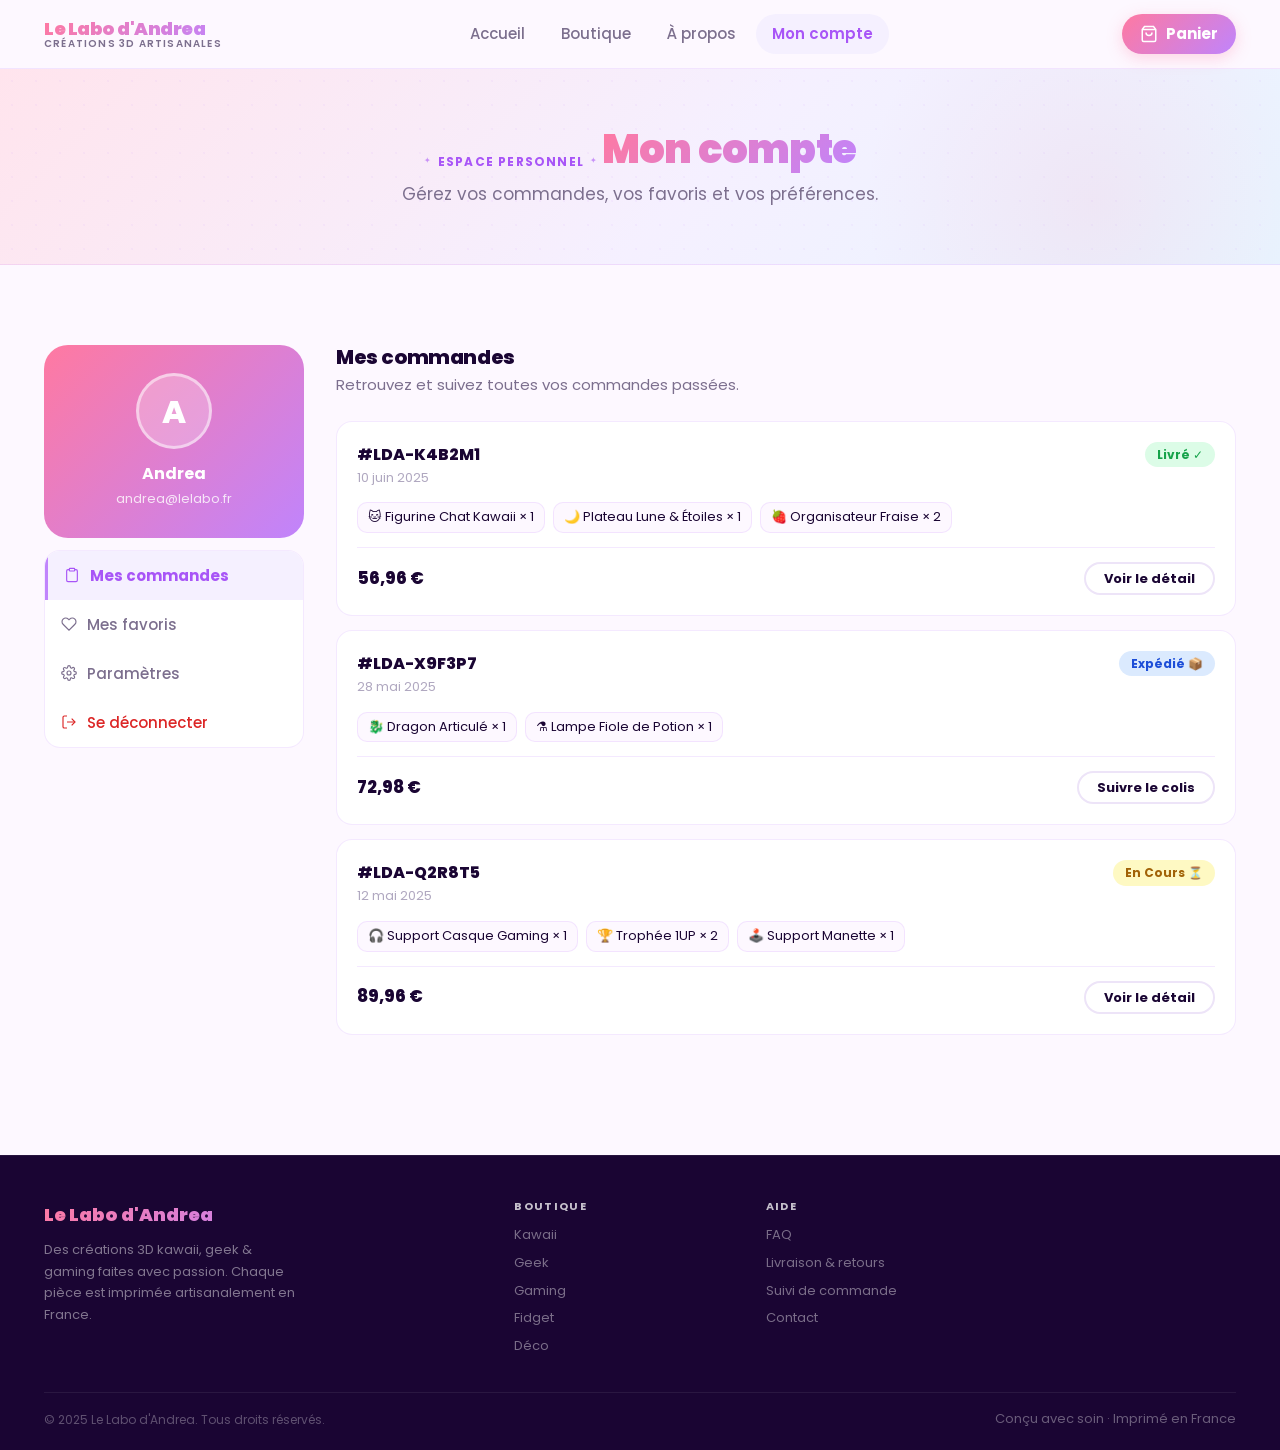
<file: account.html>
<!DOCTYPE html>
<html lang="fr">
<head>
  <meta charset="UTF-8">
  <meta name="viewport" content="width=device-width, initial-scale=1.0">
  <title>Mon Compte — Le Labo d'Andrea</title>
  <link rel="stylesheet" href="assets/css/style.css">
</head>
<body data-page="account">

<header class="site-header">
  <div class="container header-inner">
    <a href="index.html" class="logo">
      <span class="logo-main">Le Labo d'Andrea</span>
      <span class="logo-sub">Créations 3D artisanales</span>
    </a>
    <nav class="nav">
      <a href="index.html" class="nav-link">Accueil</a>
      <a href="shop.html" class="nav-link">Boutique</a>
      <a href="about.html" class="nav-link">À propos</a>
      <a href="account.html" class="nav-link active">Mon compte</a>
    </nav>
    <div class="header-actions">
      <a href="cart.html" class="cart-btn">
        <svg viewBox="0 0 24 24" fill="none" stroke="currentColor"><path d="M6 2 3 6v14a2 2 0 002 2h14a2 2 0 002-2V6l-3-4z"/><line x1="3" y1="6" x2="21" y2="6"/><path d="M16 10a4 4 0 01-8 0"/></svg>
        Panier <span class="cart-count hidden">0</span>
      </a>
      <button class="hamburger" id="hamburger" aria-label="Menu"><span></span><span></span><span></span></button>
    </div>
  </div>
  <nav class="mobile-nav" id="mobile-nav">
    <a href="index.html" class="nav-link">Accueil</a>
    <a href="shop.html" class="nav-link">Boutique</a>
    <a href="about.html" class="nav-link">À propos</a>
    <a href="account.html" class="nav-link active">Mon compte</a>
    <a href="cart.html" class="nav-link">Panier</a>
  </nav>
</header>

<!-- PAGE BANNER -->
<div class="page-banner">
  <div class="container">
    <span class="section-tag" style="margin-bottom:8px">Espace personnel</span>
    <h1>Mon compte</h1>
    <p>Gérez vos commandes, vos favoris et vos préférences.</p>
  </div>
</div>

<section style="padding-top:40px;padding-bottom:80px">
  <div class="container">
    <div class="account-layout">

      <!-- SIDEBAR -->
      <aside>
        <div class="profile-card">
          <div class="profile-avatar">A</div>
          <p class="profile-name">Andrea </p>
          <p class="profile-email">andrea@lelabo.fr</p>
        </div>
        <nav class="account-nav">
          <button class="account-nav-item active" data-panel="orders">
            <svg viewBox="0 0 24 24" fill="none" stroke="currentColor"><path d="M16 4h2a2 2 0 012 2v14a2 2 0 01-2 2H6a2 2 0 01-2-2V6a2 2 0 012-2h2"/><rect x="8" y="2" width="8" height="4" rx="1"/></svg>
            Mes commandes
          </button>
          <button class="account-nav-item" data-panel="wishlist">
            <svg viewBox="0 0 24 24" fill="none" stroke="currentColor"><path d="M20.84 4.61a5.5 5.5 0 00-7.78 0L12 5.67l-1.06-1.06a5.5 5.5 0 00-7.78 7.78l1.06 1.06L12 21.23l7.78-7.78 1.06-1.06a5.5 5.5 0 000-7.78z"/></svg>
            Mes favoris
          </button>
          <button class="account-nav-item" data-panel="settings">
            <svg viewBox="0 0 24 24" fill="none" stroke="currentColor"><circle cx="12" cy="12" r="3"/><path d="M19.4 15a1.65 1.65 0 00.33 1.82l.06.06a2 2 0 010 2.83 2 2 0 01-2.83 0l-.06-.06a1.65 1.65 0 00-1.82-.33 1.65 1.65 0 00-1 1.51V21a2 2 0 01-4 0v-.09A1.65 1.65 0 009 19.4a1.65 1.65 0 00-1.82.33l-.06.06a2 2 0 01-2.83 0 2 2 0 010-2.83l.06-.06A1.65 1.65 0 004.68 15a1.65 1.65 0 00-1.51-1H3a2 2 0 010-4h.09A1.65 1.65 0 004.6 9a1.65 1.65 0 00-.33-1.82l-.06-.06a2 2 0 010-2.83 2 2 0 012.83 0l.06.06A1.65 1.65 0 009 4.68a1.65 1.65 0 001-1.51V3a2 2 0 014 0v.09a1.65 1.65 0 001 1.51 1.65 1.65 0 001.82-.33l.06-.06a2 2 0 012.83 0 2 2 0 010 2.83l-.06.06A1.65 1.65 0 0019.4 9a1.65 1.65 0 001.51 1H21a2 2 0 010 4h-.09a1.65 1.65 0 00-1.51 1z"/></svg>
            Paramètres
          </button>
          <button class="account-nav-item danger" data-panel="logout">
            <svg viewBox="0 0 24 24" fill="none" stroke="currentColor"><path d="M9 21H5a2 2 0 01-2-2V5a2 2 0 012-2h4"/><polyline points="16 17 21 12 16 7"/><line x1="21" y1="12" x2="9" y2="12"/></svg>
            Se déconnecter
          </button>
        </nav>
      </aside>

      <!-- MAIN PANELS -->
      <div>

        <!-- Orders panel -->
        <div class="account-panel active" id="panel-orders">
          <div class="panel-head">
            <h2>Mes commandes</h2>
            <p>Retrouvez et suivez toutes vos commandes passées.</p>
          </div>
          <div class="orders-stack">
            <div class="order-row">
              <div class="order-row-top">
                <div>
                  <p class="order-id">#LDA-K4B2M1</p>
                  <p class="order-date">10 juin 2025</p>
                </div>
                <span class="status-chip status-livré">Livré ✓</span>
              </div>
              <div class="order-items-chips">
                <div class="order-item-chip">🐱 Figurine Chat Kawaii × 1</div>
                <div class="order-item-chip">🌙 Plateau Lune & Étoiles × 1</div>
                <div class="order-item-chip">🍓 Organisateur Fraise × 2</div>
              </div>
              <div class="order-row-bottom">
                <span class="order-total-lbl">56,96 €</span>
                <button class="btn btn-outline btn-sm">Voir le détail</button>
              </div>
            </div>
            <div class="order-row">
              <div class="order-row-top">
                <div>
                  <p class="order-id">#LDA-X9F3P7</p>
                  <p class="order-date">28 mai 2025</p>
                </div>
                <span class="status-chip status-expédié">Expédié 📦</span>
              </div>
              <div class="order-items-chips">
                <div class="order-item-chip">🐉 Dragon Articulé × 1</div>
                <div class="order-item-chip">⚗️ Lampe Fiole de Potion × 1</div>
              </div>
              <div class="order-row-bottom">
                <span class="order-total-lbl">72,98 €</span>
                <button class="btn btn-outline btn-sm">Suivre le colis</button>
              </div>
            </div>
            <div class="order-row">
              <div class="order-row-top">
                <div>
                  <p class="order-id">#LDA-Q2R8T5</p>
                  <p class="order-date">12 mai 2025</p>
                </div>
                <span class="status-chip status-en-cours">En cours ⏳</span>
              </div>
              <div class="order-items-chips">
                <div class="order-item-chip">🎧 Support Casque Gaming × 1</div>
                <div class="order-item-chip">🏆 Trophée 1UP × 2</div>
                <div class="order-item-chip">🕹️ Support Manette × 1</div>
              </div>
              <div class="order-row-bottom">
                <span class="order-total-lbl">89,96 €</span>
                <button class="btn btn-outline btn-sm">Voir le détail</button>
              </div>
            </div>
          </div>
        </div>

        <!-- Wishlist panel -->
        <div class="account-panel" id="panel-wishlist">
          <div class="panel-head">
            <h2>Mes favoris </h2>
            <p>Les créations que vous avez sauvegardées pour plus tard.</p>
          </div>
          <div class="products-grid">
            <!-- Injected by JS from localStorage -->
          </div>
        </div>

        <!-- Settings panel -->
        <div class="account-panel" id="panel-settings">
          <div class="panel-head">
            <h2>Paramètres du compte</h2>
            <p>Mettez à jour votre profil et vos préférences.</p>
          </div>
          <div class="settings-card">
            <h3>Informations personnelles</h3>
            <div class="form-grid">
              <div class="form-group">
                <label>Prénom</label>
                <input type="text" value="Andrea">
              </div>
              <div class="form-group">
                <label>Nom</label>
                <input type="text" value="Dupont">
              </div>
              <div class="form-group form-full">
                <label>Adresse e-mail</label>
                <input type="email" value="andrea@lelabo.fr">
              </div>
              <div class="form-group form-full">
                <label>Numéro de téléphone</label>
                <input type="tel" placeholder="+33 6 00 00 00 00">
              </div>
            </div>
            <button class="btn btn-primary">Enregistrer les modifications</button>
          </div>
          <div class="settings-card" style="margin-top:16px">
            <h3>Adresse de livraison</h3>
            <div class="form-grid">
              <div class="form-group form-full">
                <label>Adresse</label>
                <input type="text" placeholder="12 rue des Créateurs">
              </div>
              <div class="form-group">
                <label>Ville</label>
                <input type="text" placeholder="Paris">
              </div>
              <div class="form-group">
                <label>Code postal</label>
                <input type="text" placeholder="75001">
              </div>
              <div class="form-group form-full">
                <label>Pays</label>
                <select>
                  <option>France</option>
                  <option>Belgique</option>
                  <option>Suisse</option>
                  <option>Luxembourg</option>
                  <option>Canada</option>
                </select>
              </div>
            </div>
            <button class="btn btn-primary">Mettre à jour l'adresse</button>
          </div>
          <div class="settings-card" style="margin-top:16px">
            <h3>Changer le mot de passe</h3>
            <div class="form-group">
              <label>Mot de passe actuel</label>
              <input type="password" placeholder="••••••••">
            </div>
            <div class="form-group">
              <label>Nouveau mot de passe</label>
              <input type="password" placeholder="••••••••">
            </div>
            <div class="form-group">
              <label>Confirmer le nouveau mot de passe</label>
              <input type="password" placeholder="••••••••">
            </div>
            <button class="btn btn-outline">Mettre à jour le mot de passe</button>
          </div>
        </div>

        <!-- Logout panel -->
        <div class="account-panel" id="panel-logout">
          <div class="panel-head">
            <h2>Se déconnecter</h2>
            <p>Êtes-vous sûre de vouloir quitter votre espace ?</p>
          </div>
          <div class="settings-card" style="max-width:420px">
            <p style="color:var(--text-muted);margin-bottom:24px;line-height:1.7">Vous devrez vous reconnecter pour accéder à vos commandes et vos créations sauvegardées.</p>
            <div style="display:flex;gap:12px">
              <a href="index.html" class="btn btn-danger">Oui, me déconnecter</a>
              <button class="btn btn-outline" onclick="document.querySelector('[data-panel=orders]').click()">Annuler</button>
            </div>
          </div>
        </div>

      </div>
    </div>
  </div>
</section>

<!-- FOOTER -->
<footer class="site-footer">
  <div class="container">
    <div class="footer-grid">
      <div class="footer-brand">
        <p class="foot-logo">Le Labo d'Andrea</p>
        <p>Des créations 3D kawaii, geek & gaming faites avec passion. Chaque pièce est imprimée artisanalement en France.</p>
      </div>
      <div class="foot-col">
        <h4>Boutique</h4>
        <a href="shop.html?cat=kawaii">Kawaii</a>
        <a href="shop.html?cat=geek">Geek</a>
        <a href="shop.html?cat=gaming">Gaming</a>
        <a href="shop.html?cat=fidget">Fidget</a>
        <a href="shop.html?cat=déco">Déco</a>
      </div>
      <div class="foot-col">
        <h4>Aide</h4>
        <a href="#">FAQ</a>
        <a href="#">Livraison & retours</a>
        <a href="#">Suivi de commande</a>
        <a href="#">Contact</a>
      </div>
      <div class="foot-col">
        <h4>Suivez-nous</h4>
        <div class="footer-socials">
          <a class="social-icon" href="#" title="TikTok" aria-label="TikTok"><svg viewBox="0 0 24 24" fill="none" stroke="currentColor" stroke-width="2" stroke-linecap="round" stroke-linejoin="round"><path d="M9 12a4 4 0 1 0 4 4V4a5 5 0 0 0 5 5"/></svg></a>
          <a class="social-icon" href="#" title="Instagram" aria-label="Instagram"><svg viewBox="0 0 24 24" fill="none" stroke="currentColor" stroke-width="2" stroke-linecap="round" stroke-linejoin="round"><rect x="2" y="2" width="20" height="20" rx="5"/><path d="M16 11.37A4 4 0 1112.63 8 4 4 0 0116 11.37z"/><line x1="17.5" y1="6.5" x2="17.51" y2="6.5"/></svg></a>
          <a class="social-icon" href="#" title="Etsy" aria-label="Etsy"><svg viewBox="0 0 24 24" fill="none" stroke="currentColor" stroke-width="2" stroke-linecap="round" stroke-linejoin="round"><path d="M6 2L3 6v14a2 2 0 002 2h14a2 2 0 002-2V6l-3-4z"/><line x1="3" y1="6" x2="21" y2="6"/><path d="M16 10a4 4 0 01-8 0"/></svg></a>
          <a class="social-icon" href="#" title="Pinterest" aria-label="Pinterest"><svg viewBox="0 0 24 24" fill="none" stroke="currentColor" stroke-width="2" stroke-linecap="round" stroke-linejoin="round"><path d="M21 10c0 7-9 13-9 13s-9-6-9-13a9 9 0 0118 0z"/><circle cx="12" cy="10" r="3"/></svg></a>
        </div>
      </div>
    </div>
    <div class="footer-bottom">
      <p>© 2025 Le Labo d'Andrea. Tous droits réservés.</p>
      <p style="color:rgba(255,255,255,.35);font-size:.8125rem">Conçu avec soin · Imprimé en France</p>
    </div>
  </div>
</footer>

<script src="assets/js/main.js"></script>
<script src="assets/js/anim.js"></script>
</body>
</html>
</file>
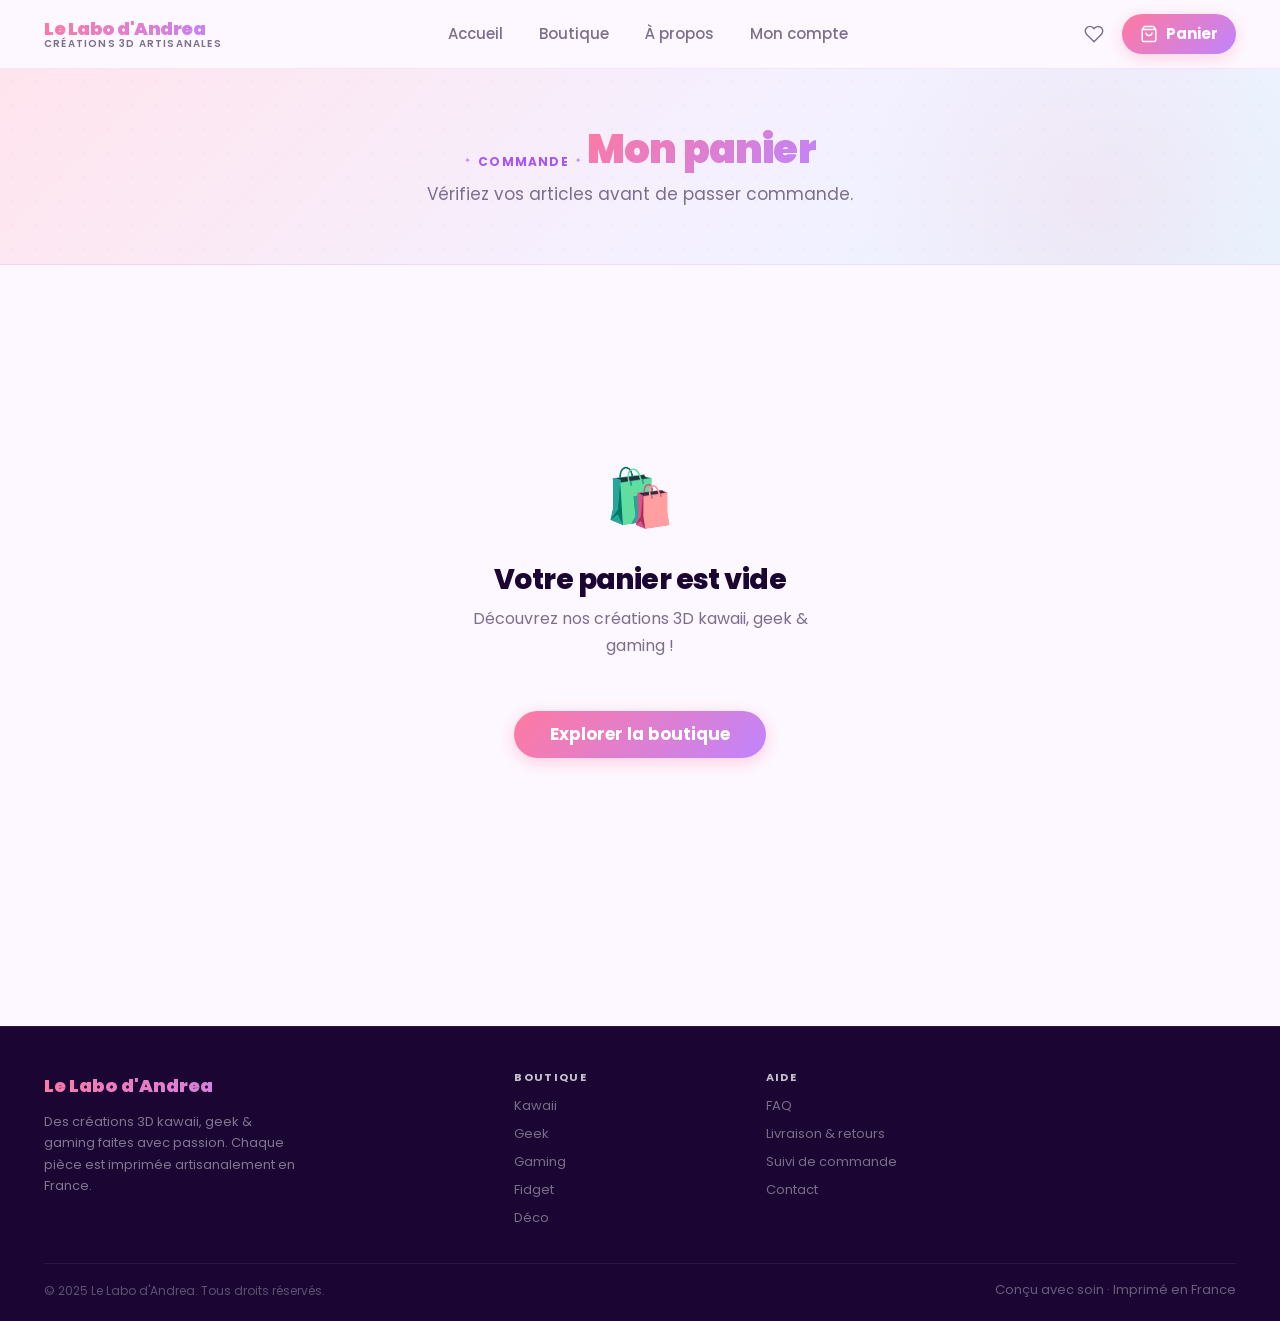
<file: cart.html>
<!DOCTYPE html>
<html lang="fr">
<head>
  <meta charset="UTF-8">
  <meta name="viewport" content="width=device-width, initial-scale=1.0">
  <title>Mon Panier — Le Labo d'Andrea</title>
  <link rel="stylesheet" href="assets/css/style.css">
  <style>
    /* ── PANIER — design aligné & premium ── */

    [data-page="cart"] .cart-layout {
      grid-template-columns: 1fr 360px;
      gap: 40px;
      margin: 48px 0 80px;
      align-items: start;
    }

    /* ── Liste articles ── */
    [data-page="cart"] .cart-list { gap: 14px; }

    [data-page="cart"] .cart-item {
      display: grid;
      grid-template-columns: 100px 1fr auto;
      gap: 22px;
      align-items: center;
      background: #fff;
      border: 1px solid var(--border-solid);
      border-radius: 20px;
      padding: 20px 24px;
      transition: border-color .25s, box-shadow .25s;
    }
    [data-page="cart"] .cart-item:hover {
      border-color: rgba(192,132,252,.32);
      box-shadow: 0 6px 28px rgba(192,132,252,.1);
    }

    /* Image */
    [data-page="cart"] .cart-img {
      width: 100px; height: 100px;
      border-radius: 14px;
      overflow: hidden;
      flex-shrink: 0;
    }

    /* Infos */
    [data-page="cart"] .cart-info { display: flex; flex-direction: column; gap: 0; }
    [data-page="cart"] .cart-info .c-cat {
      font-size: .7rem;
      font-weight: 700;
      text-transform: uppercase;
      letter-spacing: .12em;
      color: var(--text-soft);
      margin-bottom: 5px;
    }
    [data-page="cart"] .cart-info .c-name {
      font-size: 1rem;
      font-weight: 700;
      color: var(--text);
      margin-bottom: 10px;
      line-height: 1.35;
    }
    [data-page="cart"] .cart-info .c-price {
      font-size: .9375rem;
      font-weight: 600;
      color: var(--purple-dark);
    }

    /* Contrôles droite */
    [data-page="cart"] .cart-controls {
      display: flex;
      flex-direction: column;
      align-items: flex-end;
      gap: 12px;
      min-width: 120px;
    }
    [data-page="cart"] .c-total {
      font-size: 1.25rem;
      font-weight: 800;
      color: var(--text);
    }

    /* Quantité — pill propre */
    [data-page="cart"] .c-qty-ctrl {
      display: flex;
      align-items: center;
      border: 1.5px solid var(--border-solid);
      border-radius: 999px;
      overflow: hidden;
      background: var(--bg);
    }
    [data-page="cart"] .c-qty-btn {
      width: 36px; height: 36px;
      background: transparent;
      border: none;
      cursor: pointer;
      font-size: 1rem;
      font-weight: 700;
      color: var(--text-muted);
      transition: background .2s, color .2s;
      display: flex; align-items: center; justify-content: center;
    }
    [data-page="cart"] .c-qty-btn:hover {
      background: var(--grad-primary);
      color: #fff;
    }
    [data-page="cart"] .c-qty-val {
      width: 36px;
      text-align: center;
      font-size: .9375rem;
      font-weight: 700;
      background: transparent;
      border: none;
    }

    /* Supprimer */
    [data-page="cart"] .c-remove {
      font-size: .75rem;
      font-weight: 600;
      color: var(--text-soft);
      background: none;
      border: none;
      cursor: pointer;
      padding: 4px 10px;
      border-radius: 99px;
      transition: background .2s, color .2s;
    }
    [data-page="cart"] .c-remove:hover {
      background: #fef2f2;
      color: #dc2626;
    }

    /* ── Récapitulatif ── */
    [data-page="cart"] .order-summary-card {
      background: #fff;
      border: 1px solid var(--border-solid);
      border-radius: 24px;
      padding: 28px;
      box-shadow: 0 4px 28px rgba(192,132,252,.08);
      position: sticky;
      top: 96px;
    }
    [data-page="cart"] .summary-title {
      font-size: 1.1875rem;
      font-weight: 800;
      color: var(--text);
      margin-bottom: 20px;
      padding-bottom: 16px;
      border-bottom: 1px solid var(--border-solid);
    }
    [data-page="cart"] .summary-line {
      display: flex;
      justify-content: space-between;
      align-items: center;
      padding: 9px 0;
      font-size: .9375rem;
      color: var(--text-muted);
    }
    [data-page="cart"] .summary-line strong { color: var(--text); font-weight: 600; }
    [data-page="cart"] .summary-divider {
      border: none;
      border-top: 1px solid var(--border-solid);
      margin: 8px 0;
    }
    [data-page="cart"] .summary-total {
      font-size: 1.125rem;
      font-weight: 800;
      color: var(--text);
      padding: 14px 0 10px;
      border-top: none;
      margin-top: 0;
    }
    [data-page="cart"] .summary-total strong {
      font-size: 1.25rem;
      font-weight: 900;
      background: var(--grad-primary);
      -webkit-background-clip: text;
      -webkit-text-fill-color: transparent;
      background-clip: text;
    }

    /* Promo */
    [data-page="cart"] .promo-form {
      display: flex;
      gap: 8px;
      margin: 16px 0;
    }
    [data-page="cart"] .promo-input {
      flex: 1;
      padding: 11px 14px;
      border: 1.5px solid var(--border-solid);
      border-radius: var(--r-sm);
      font-size: .875rem;
      background: var(--bg);
      outline: none;
      transition: border-color .2s;
    }
    [data-page="cart"] .promo-input:focus { border-color: var(--purple); }

    /* Trust icons en bas récap */
    [data-page="cart"] .order-summary-card > div:last-child {
      display: flex;
      justify-content: center;
      gap: 20px;
      margin-top: 18px;
      padding-top: 16px;
      border-top: 1px solid var(--border-solid);
      font-size: 1.25rem;
      opacity: .55;
    }

    /* ── Panier vide — centré ── */
    [data-page="cart"] #cart-root:has(.cart-empty) {
      grid-column: 1 / -1;
    }
    [data-page="cart"] #cart-root:has(.cart-empty) ~ #order-summary {
      display: none;
    }
    [data-page="cart"] .cart-empty {
      display: flex;
      flex-direction: column;
      align-items: center;
      justify-content: center;
      padding: 100px 20px;
    }
    [data-page="cart"] .cart-empty h2 {
      font-size: 1.75rem;
      font-weight: 800;
      margin-bottom: 10px;
    }
    [data-page="cart"] .cart-empty p {
      color: var(--text-muted);
      font-size: 1rem;
      max-width: 340px;
      text-align: center;
      line-height: 1.65;
    }
    [data-page="cart"] .empty-emoji {
      font-size: 3.5rem;
      margin-bottom: 20px;
    }

    /* ── Responsive ── */
    @media (max-width: 768px) {
      [data-page="cart"] .cart-layout {
        grid-template-columns: 1fr;
        margin: 28px 0 60px;
      }
      [data-page="cart"] .cart-item {
        grid-template-columns: 80px 1fr;
        grid-template-rows: auto auto;
      }
      [data-page="cart"] .cart-controls {
        grid-column: 1 / -1;
        flex-direction: row;
        align-items: center;
        justify-content: space-between;
        min-width: 0;
        padding-top: 12px;
        border-top: 1px solid var(--border-solid);
      }
    }
  </style>
</head>
<body data-page="cart">

<header class="site-header">
  <div class="container header-inner">
    <a href="index.html" class="logo">
      <span class="logo-main">Le Labo d'Andrea</span>
      <span class="logo-sub">Créations 3D artisanales</span>
    </a>
    <nav class="nav">
      <a href="index.html" class="nav-link">Accueil</a>
      <a href="shop.html" class="nav-link">Boutique</a>
      <a href="about.html" class="nav-link">À propos</a>
      <a href="account.html" class="nav-link">Mon compte</a>
    </nav>
    <div class="header-actions">
      <a href="account.html" class="hdr-icon" title="Mes favoris">
        <svg viewBox="0 0 24 24" fill="none" stroke="currentColor"><path d="M20.84 4.61a5.5 5.5 0 00-7.78 0L12 5.67l-1.06-1.06a5.5 5.5 0 00-7.78 7.78l1.06 1.06L12 21.23l7.78-7.78 1.06-1.06a5.5 5.5 0 000-7.78z"/></svg>
      </a>
      <a href="cart.html" class="cart-btn">
        <svg viewBox="0 0 24 24" fill="none" stroke="currentColor"><path d="M6 2 3 6v14a2 2 0 002 2h14a2 2 0 002-2V6l-3-4z"/><line x1="3" y1="6" x2="21" y2="6"/><path d="M16 10a4 4 0 01-8 0"/></svg>
        Panier <span class="cart-count hidden">0</span>
      </a>
      <button class="hamburger" id="hamburger" aria-label="Menu"><span></span><span></span><span></span></button>
    </div>
  </div>
  <nav class="mobile-nav" id="mobile-nav">
    <a href="index.html" class="nav-link">Accueil</a>
    <a href="shop.html" class="nav-link">Boutique</a>
    <a href="about.html" class="nav-link">À propos</a>
    <a href="account.html" class="nav-link">Mon compte</a>
    <a href="cart.html" class="nav-link">Panier</a>
  </nav>
</header>

<!-- PAGE BANNER -->
<div class="page-banner">
  <div class="container">
    <span class="section-tag" style="margin-bottom:8px">Commande</span>
    <h1>Mon panier</h1>
    <p>Vérifiez vos articles avant de passer commande.</p>
  </div>
</div>

<section style="padding-top:40px">
  <div class="container">
    <div class="cart-layout">
      <div id="cart-root"></div>
      <div id="order-summary"></div>
    </div>
  </div>
</section>

<!-- FOOTER -->
<footer class="site-footer">
  <div class="container">
    <div class="footer-grid">
      <div class="footer-brand">
        <p class="foot-logo">Le Labo d'Andrea</p>
        <p>Des créations 3D kawaii, geek & gaming faites avec passion. Chaque pièce est imprimée artisanalement en France.</p>
      </div>
      <div class="foot-col">
        <h4>Boutique</h4>
        <a href="shop.html?cat=kawaii">Kawaii</a>
        <a href="shop.html?cat=geek">Geek</a>
        <a href="shop.html?cat=gaming">Gaming</a>
        <a href="shop.html?cat=fidget">Fidget</a>
        <a href="shop.html?cat=déco">Déco</a>
      </div>
      <div class="foot-col">
        <h4>Aide</h4>
        <a href="#">FAQ</a>
        <a href="#">Livraison & retours</a>
        <a href="#">Suivi de commande</a>
        <a href="#">Contact</a>
      </div>
      <div class="foot-col">
        <h4>Suivez-nous</h4>
        <div class="footer-socials">
          <a class="social-icon" href="#" title="TikTok" aria-label="TikTok"><svg viewBox="0 0 24 24" fill="none" stroke="currentColor" stroke-width="2" stroke-linecap="round" stroke-linejoin="round"><path d="M9 12a4 4 0 1 0 4 4V4a5 5 0 0 0 5 5"/></svg></a>
          <a class="social-icon" href="#" title="Instagram" aria-label="Instagram"><svg viewBox="0 0 24 24" fill="none" stroke="currentColor" stroke-width="2" stroke-linecap="round" stroke-linejoin="round"><rect x="2" y="2" width="20" height="20" rx="5"/><path d="M16 11.37A4 4 0 1112.63 8 4 4 0 0116 11.37z"/><line x1="17.5" y1="6.5" x2="17.51" y2="6.5"/></svg></a>
          <a class="social-icon" href="#" title="Etsy" aria-label="Etsy"><svg viewBox="0 0 24 24" fill="none" stroke="currentColor" stroke-width="2" stroke-linecap="round" stroke-linejoin="round"><path d="M6 2L3 6v14a2 2 0 002 2h14a2 2 0 002-2V6l-3-4z"/><line x1="3" y1="6" x2="21" y2="6"/><path d="M16 10a4 4 0 01-8 0"/></svg></a>
          <a class="social-icon" href="#" title="Pinterest" aria-label="Pinterest"><svg viewBox="0 0 24 24" fill="none" stroke="currentColor" stroke-width="2" stroke-linecap="round" stroke-linejoin="round"><path d="M21 10c0 7-9 13-9 13s-9-6-9-13a9 9 0 0118 0z"/><circle cx="12" cy="10" r="3"/></svg></a>
        </div>
      </div>
    </div>
    <div class="footer-bottom">
      <p>© 2025 Le Labo d'Andrea. Tous droits réservés.</p>
      <p style="color:rgba(255,255,255,.35);font-size:.8125rem">Conçu avec soin · Imprimé en France</p>
    </div>
  </div>
</footer>

<script src="assets/js/main.js"></script>
<script src="assets/js/anim.js"></script>
</body>
</html>
</file>
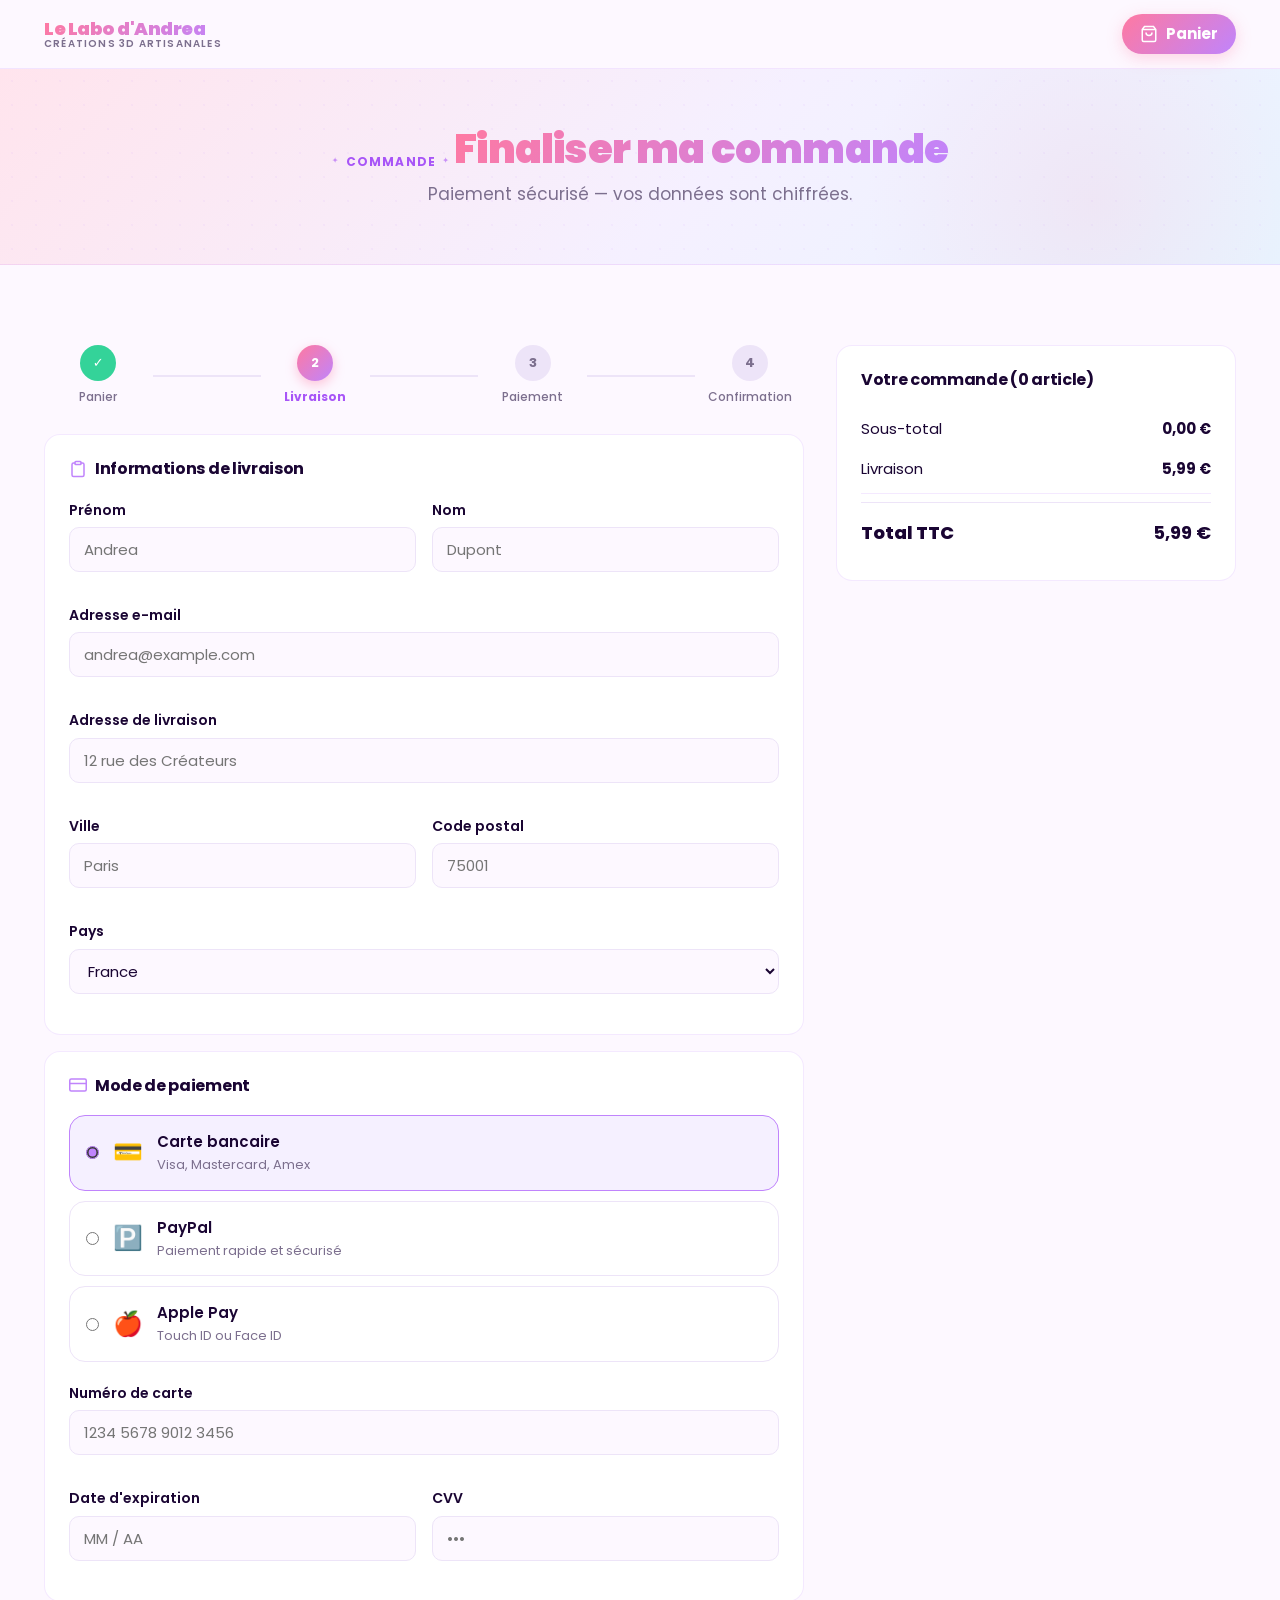
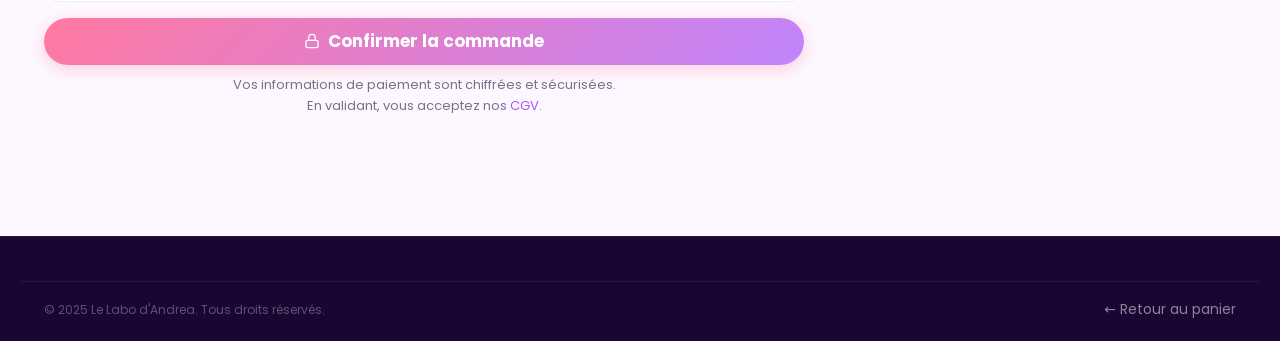
<file: checkout.html>
<!DOCTYPE html>
<html lang="fr">
<head>
  <meta charset="UTF-8">
  <meta name="viewport" content="width=device-width, initial-scale=1.0">
  <title>Paiement — Le Labo d'Andrea</title>
  <link rel="stylesheet" href="assets/css/style.css">
  <style>
    /* Checkout-specific styles */
    .checkout-layout{display:grid;grid-template-columns:1fr 400px;gap:32px;align-items:start;margin:40px 0}
    .progress-steps{display:flex;align-items:center;margin-bottom:28px;gap:0}
    .step{display:flex;flex-direction:column;align-items:center;gap:6px;flex:1;position:relative}
    .step-circle{
      width:36px;height:36px;border-radius:50%;
      display:flex;align-items:center;justify-content:center;
      font-size:.8125rem;font-weight:700;
      background:var(--border-solid);color:var(--text-muted);
      transition:all .3s;
    }
    .step.done .step-circle{background:var(--mint);color:#fff}
    .step.active .step-circle{background:var(--grad-primary);color:#fff;box-shadow:0 4px 12px rgba(255,121,161,.4)}
    .step-label{font-size:.75rem;color:var(--text-muted);font-weight:500;white-space:nowrap}
    .step.active .step-label{color:var(--purple-dark);font-weight:700}
    .step-line{flex:1;height:2px;background:var(--border-solid);min-width:20px}
    .form-card{background:var(--bg-card);border:1px solid var(--border);border-radius:var(--r);padding:24px;margin-bottom:16px}
    .form-card h3{font-size:1rem;font-weight:700;margin-bottom:20px}
    .payment-methods{display:flex;flex-direction:column;gap:10px;margin-bottom:20px}
    .payment-option{
      display:flex;align-items:center;gap:14px;
      padding:14px 16px;border:1.5px solid var(--border-solid);border-radius:var(--r);
      cursor:pointer;transition:all .2s;
    }
    .payment-option input[type=radio]{accent-color:var(--purple)}
    .payment-option.selected{border-color:var(--purple);background:var(--purple-light)}
    .payment-option:hover{border-color:var(--purple-pastel)}
    .pay-emoji{font-size:1.5rem;flex-shrink:0}
    .pay-label{font-size:.9375rem;font-weight:600;margin-bottom:1px}
    .pay-sub{font-size:.8125rem;color:var(--text-muted)}
    @media(max-width:768px){
      .checkout-layout{grid-template-columns:1fr;margin:28px 0}
      .progress-steps{gap:0;margin-bottom:20px}
      .form-card{padding:18px}
      .payment-option{padding:12px 14px;gap:10px}
    }
    @media(max-width:480px){
      .checkout-layout{margin:20px 0}
      .progress-steps{margin-bottom:16px}
      .step-circle{width:28px;height:28px;font-size:.6875rem}
      .step-label{font-size:.625rem;letter-spacing:0}
      .step-line{min-width:10px}
      .form-card{padding:16px;border-radius:12px}
      .form-card h3{font-size:.9375rem;margin-bottom:14px}
      .payment-option{padding:10px 12px}
      .pay-label{font-size:.875rem}
      .pay-sub{font-size:.75rem}
    }
  </style>
</head>
<body data-page="checkout">

<header class="site-header">
  <div class="container header-inner">
    <a href="index.html" class="logo">
      <span class="logo-main">Le Labo d'Andrea</span>
      <span class="logo-sub">Créations 3D artisanales</span>
    </a>
    <div class="header-actions">
      <a href="cart.html" class="cart-btn">
        <svg viewBox="0 0 24 24" fill="none" stroke="currentColor"><path d="M6 2 3 6v14a2 2 0 002 2h14a2 2 0 002-2V6l-3-4z"/><line x1="3" y1="6" x2="21" y2="6"/><path d="M16 10a4 4 0 01-8 0"/></svg>
        Panier <span class="cart-count hidden">0</span>
      </a>
    </div>
  </div>
</header>

<!-- PAGE BANNER -->
<div class="page-banner">
  <div class="container">
    <span class="section-tag" style="margin-bottom:8px">Commande</span>
    <h1>Finaliser ma commande</h1>
    <p>Paiement sécurisé — vos données sont chiffrées.</p>
  </div>
</div>

<section style="padding-top:40px;padding-bottom:80px">
  <div class="container" id="checkout-content">
    <div class="checkout-layout">

      <!-- LEFT: Form -->
      <div>
        <!-- Progress -->
        <div class="progress-steps">
          <div class="step done">
            <div class="step-circle">✓</div>
            <span class="step-label">Panier</span>
          </div>
          <div class="step-line"></div>
          <div class="step active">
            <div class="step-circle">2</div>
            <span class="step-label">Livraison</span>
          </div>
          <div class="step-line"></div>
          <div class="step">
            <div class="step-circle">3</div>
            <span class="step-label">Paiement</span>
          </div>
          <div class="step-line"></div>
          <div class="step">
            <div class="step-circle">4</div>
            <span class="step-label">Confirmation</span>
          </div>
        </div>

        <form id="checkout-form">
          <!-- Shipping -->
          <div class="form-card">
            <h3 style="display:flex;align-items:center;gap:8px"><svg viewBox="0 0 24 24" fill="none" stroke="currentColor" stroke-width="2" stroke-linecap="round" stroke-linejoin="round" width="18" height="18" style="color:var(--purple);flex-shrink:0"><path d="M16 4h2a2 2 0 012 2v14a2 2 0 01-2 2H6a2 2 0 01-2-2V6a2 2 0 012-2h2"/><rect x="8" y="2" width="8" height="4" rx="1"/></svg> Informations de livraison</h3>
            <div class="form-grid">
              <div class="form-group">
                <label>Prénom</label>
                <input type="text" placeholder="Andrea" required>
              </div>
              <div class="form-group">
                <label>Nom</label>
                <input type="text" placeholder="Dupont" required>
              </div>
              <div class="form-group form-full">
                <label>Adresse e-mail</label>
                <input type="email" placeholder="andrea@example.com" required>
              </div>
              <div class="form-group form-full">
                <label>Adresse de livraison</label>
                <input type="text" placeholder="12 rue des Créateurs" required>
              </div>
              <div class="form-group">
                <label>Ville</label>
                <input type="text" placeholder="Paris" required>
              </div>
              <div class="form-group">
                <label>Code postal</label>
                <input type="text" placeholder="75001" required>
              </div>
              <div class="form-group form-full">
                <label>Pays</label>
                <select>
                  <option>France</option>
                  <option>Belgique</option>
                  <option>Suisse</option>
                  <option>Luxembourg</option>
                  <option>Canada</option>
                </select>
              </div>
            </div>
          </div>

          <!-- Payment -->
          <div class="form-card">
            <h3 style="display:flex;align-items:center;gap:8px"><svg viewBox="0 0 24 24" fill="none" stroke="currentColor" stroke-width="2" stroke-linecap="round" stroke-linejoin="round" width="18" height="18" style="color:var(--purple);flex-shrink:0"><rect x="1" y="4" width="22" height="16" rx="2"/><line x1="1" y1="10" x2="23" y2="10"/></svg> Mode de paiement</h3>
            <div class="payment-methods">
              <label class="payment-option selected">
                <input type="radio" name="payment" value="card" checked>
                <span class="pay-emoji">💳</span>
                <div>
                  <p class="pay-label">Carte bancaire</p>
                  <p class="pay-sub">Visa, Mastercard, Amex</p>
                </div>
              </label>
              <label class="payment-option">
                <input type="radio" name="payment" value="paypal">
                <span class="pay-emoji">🅿️</span>
                <div>
                  <p class="pay-label">PayPal</p>
                  <p class="pay-sub">Paiement rapide et sécurisé</p>
                </div>
              </label>
              <label class="payment-option">
                <input type="radio" name="payment" value="apple">
                <span class="pay-emoji">🍎</span>
                <div>
                  <p class="pay-label">Apple Pay</p>
                  <p class="pay-sub">Touch ID ou Face ID</p>
                </div>
              </label>
            </div>
            <div class="form-grid">
              <div class="form-group form-full">
                <label>Numéro de carte</label>
                <input type="text" placeholder="1234 5678 9012 3456" maxlength="19">
              </div>
              <div class="form-group">
                <label>Date d'expiration</label>
                <input type="text" placeholder="MM / AA" maxlength="7">
              </div>
              <div class="form-group">
                <label>CVV</label>
                <input type="text" placeholder="•••" maxlength="4">
              </div>
            </div>
          </div>

          <button type="submit" class="btn btn-primary btn-lg btn-block">
            <svg viewBox="0 0 24 24" fill="none" stroke="currentColor" stroke-width="2" stroke-linecap="round" stroke-linejoin="round" width="16" height="16"><rect x="3" y="11" width="18" height="11" rx="2"/><path d="M7 11V7a5 5 0 0110 0v4"/></svg>
            Confirmer la commande
          </button>
          <p style="text-align:center;font-size:.8125rem;color:var(--text-muted);margin-top:10px;line-height:1.6">
            Vos informations de paiement sont chiffrées et sécurisées.<br>
            En validant, vous acceptez nos <a href="#">CGV</a>.
          </p>
        </form>
      </div>

      <!-- RIGHT: Summary -->
      <div id="checkout-summary"></div>

    </div>
  </div>
</section>

<!-- FOOTER (minimal) -->
<footer class="site-footer">
  <div class="container footer-bottom">
    <p>© 2025 Le Labo d'Andrea. Tous droits réservés.</p>
    <a href="cart.html" style="color:rgba(255,255,255,.5);font-size:.875rem">← Retour au panier</a>
  </div>
</footer>

<script src="assets/js/main.js"></script>
<script src="assets/js/anim.js"></script>
</body>
</html>
</file>
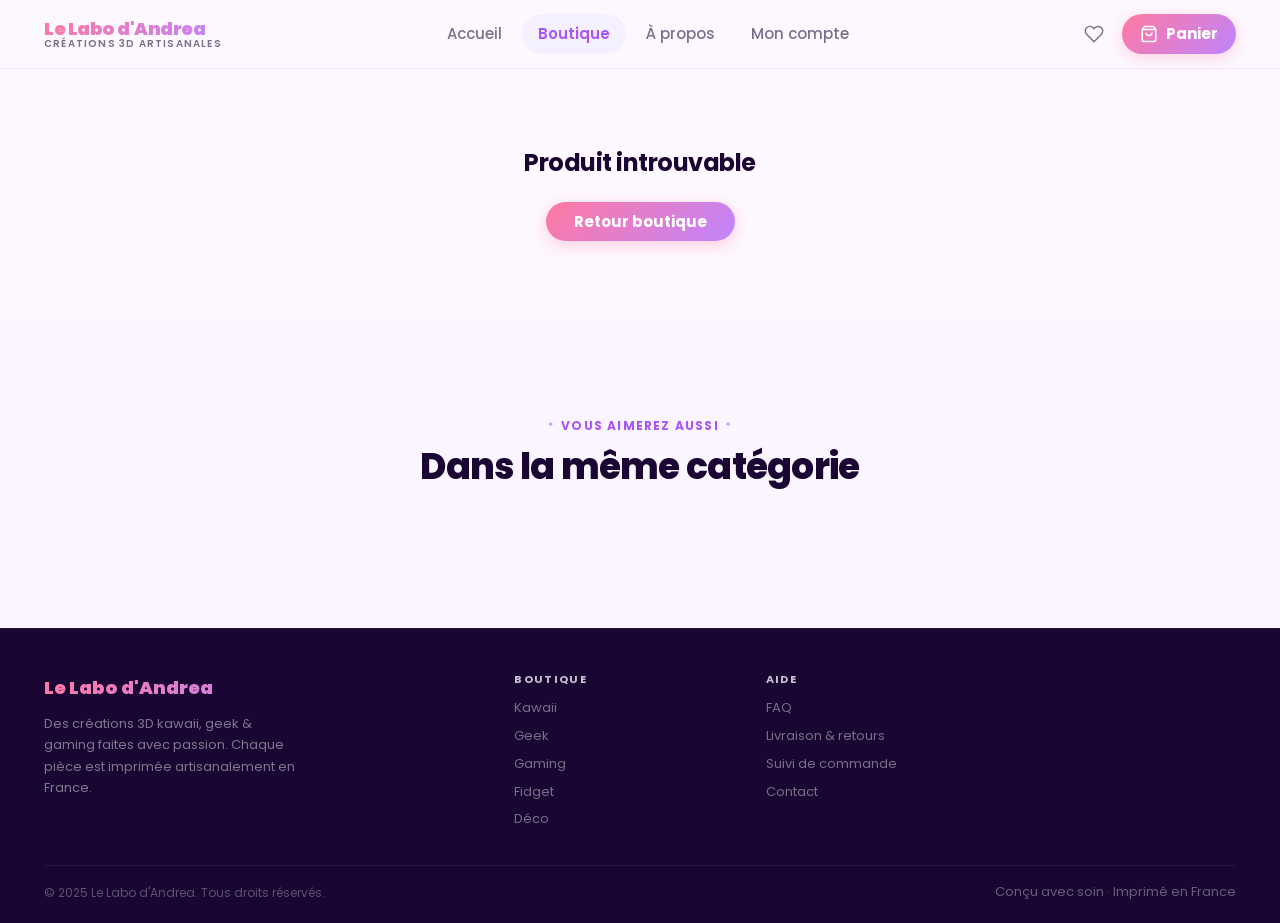
<file: product.html>
<!DOCTYPE html>
<html lang="fr">
<head>
  <meta charset="UTF-8">
  <meta name="viewport" content="width=device-width, initial-scale=1.0">
  <title id="page-title">Produit — Le Labo d'Andrea</title>
  <meta name="description" content="Création 3D artisanale unique par Le Labo d'Andrea. Kawaii, geek, gaming & fidget. Livraison France & Belgique.">
  <link rel="stylesheet" href="assets/css/style.css">
</head>
<body data-page="product">

<header class="site-header">
  <div class="container header-inner">
    <a href="index.html" class="logo">
      <span class="logo-main">Le Labo d'Andrea</span>
      <span class="logo-sub">Créations 3D artisanales</span>
    </a>
    <nav class="nav">
      <a href="index.html" class="nav-link">Accueil</a>
      <a href="shop.html" class="nav-link active">Boutique</a>
      <a href="about.html" class="nav-link">À propos</a>
      <a href="account.html" class="nav-link">Mon compte</a>
    </nav>
    <div class="header-actions">
      <a href="account.html" class="hdr-icon" title="Mes favoris">
        <svg viewBox="0 0 24 24" fill="none" stroke="currentColor"><path d="M20.84 4.61a5.5 5.5 0 00-7.78 0L12 5.67l-1.06-1.06a5.5 5.5 0 00-7.78 7.78l1.06 1.06L12 21.23l7.78-7.78 1.06-1.06a5.5 5.5 0 000-7.78z"/></svg>
      </a>
      <a href="cart.html" class="cart-btn">
        <svg viewBox="0 0 24 24" fill="none" stroke="currentColor"><path d="M6 2 3 6v14a2 2 0 002 2h14a2 2 0 002-2V6l-3-4z"/><line x1="3" y1="6" x2="21" y2="6"/><path d="M16 10a4 4 0 01-8 0"/></svg>
        Panier <span class="cart-count hidden">0</span>
      </a>
      <button class="hamburger" id="hamburger" aria-label="Menu"><span></span><span></span><span></span></button>
    </div>
  </div>
  <nav class="mobile-nav" id="mobile-nav">
    <a href="index.html" class="nav-link">Accueil</a>
    <a href="shop.html" class="nav-link">Boutique</a>
    <a href="about.html" class="nav-link">À propos</a>
    <a href="account.html" class="nav-link">Mon compte</a>
    <a href="cart.html" class="nav-link">Panier</a>
  </nav>
</header>

<!-- Product detail injected by JS -->
<div id="product-root"></div>

<!-- Related products -->
<section class="section-alt">
  <div class="container">
    <div class="section-header">
      <span class="section-tag">Vous aimerez aussi</span>
      <h2>Dans la même catégorie</h2>
    </div>
    <div class="products-grid" id="related-grid"></div>
  </div>
</section>

<!-- FOOTER -->
<footer class="site-footer">
  <div class="container">
    <div class="footer-grid">
      <div class="footer-brand">
        <p class="foot-logo">Le Labo d'Andrea</p>
        <p>Des créations 3D kawaii, geek & gaming faites avec passion. Chaque pièce est imprimée artisanalement en France.</p>
      </div>
      <div class="foot-col">
        <h4>Boutique</h4>
        <a href="shop.html?cat=kawaii">Kawaii</a>
        <a href="shop.html?cat=geek">Geek</a>
        <a href="shop.html?cat=gaming">Gaming</a>
        <a href="shop.html?cat=fidget">Fidget</a>
        <a href="shop.html?cat=déco">Déco</a>
      </div>
      <div class="foot-col">
        <h4>Aide</h4>
        <a href="#">FAQ</a>
        <a href="#">Livraison & retours</a>
        <a href="#">Suivi de commande</a>
        <a href="#">Contact</a>
      </div>
      <div class="foot-col">
        <h4>Suivez-nous</h4>
        <div class="footer-socials">
          <a class="social-icon" href="#" title="TikTok" aria-label="TikTok"><svg viewBox="0 0 24 24" fill="none" stroke="currentColor" stroke-width="2" stroke-linecap="round" stroke-linejoin="round"><path d="M9 12a4 4 0 1 0 4 4V4a5 5 0 0 0 5 5"/></svg></a>
          <a class="social-icon" href="#" title="Instagram" aria-label="Instagram"><svg viewBox="0 0 24 24" fill="none" stroke="currentColor" stroke-width="2" stroke-linecap="round" stroke-linejoin="round"><rect x="2" y="2" width="20" height="20" rx="5"/><path d="M16 11.37A4 4 0 1112.63 8 4 4 0 0116 11.37z"/><line x1="17.5" y1="6.5" x2="17.51" y2="6.5"/></svg></a>
          <a class="social-icon" href="#" title="Etsy" aria-label="Etsy"><svg viewBox="0 0 24 24" fill="none" stroke="currentColor" stroke-width="2" stroke-linecap="round" stroke-linejoin="round"><path d="M6 2L3 6v14a2 2 0 002 2h14a2 2 0 002-2V6l-3-4z"/><line x1="3" y1="6" x2="21" y2="6"/><path d="M16 10a4 4 0 01-8 0"/></svg></a>
          <a class="social-icon" href="#" title="Pinterest" aria-label="Pinterest"><svg viewBox="0 0 24 24" fill="none" stroke="currentColor" stroke-width="2" stroke-linecap="round" stroke-linejoin="round"><path d="M21 10c0 7-9 13-9 13s-9-6-9-13a9 9 0 0118 0z"/><circle cx="12" cy="10" r="3"/></svg></a>
        </div>
      </div>
    </div>
    <div class="footer-bottom">
      <p>© 2025 Le Labo d'Andrea. Tous droits réservés.</p>
      <p style="color:rgba(255,255,255,.35);font-size:.8125rem">Conçu avec soin · Imprimé en France</p>
    </div>
  </div>
</footer>

<script src="assets/js/main.js"></script>
<script src="assets/js/anim.js"></script>
</body>
</html>
</file>
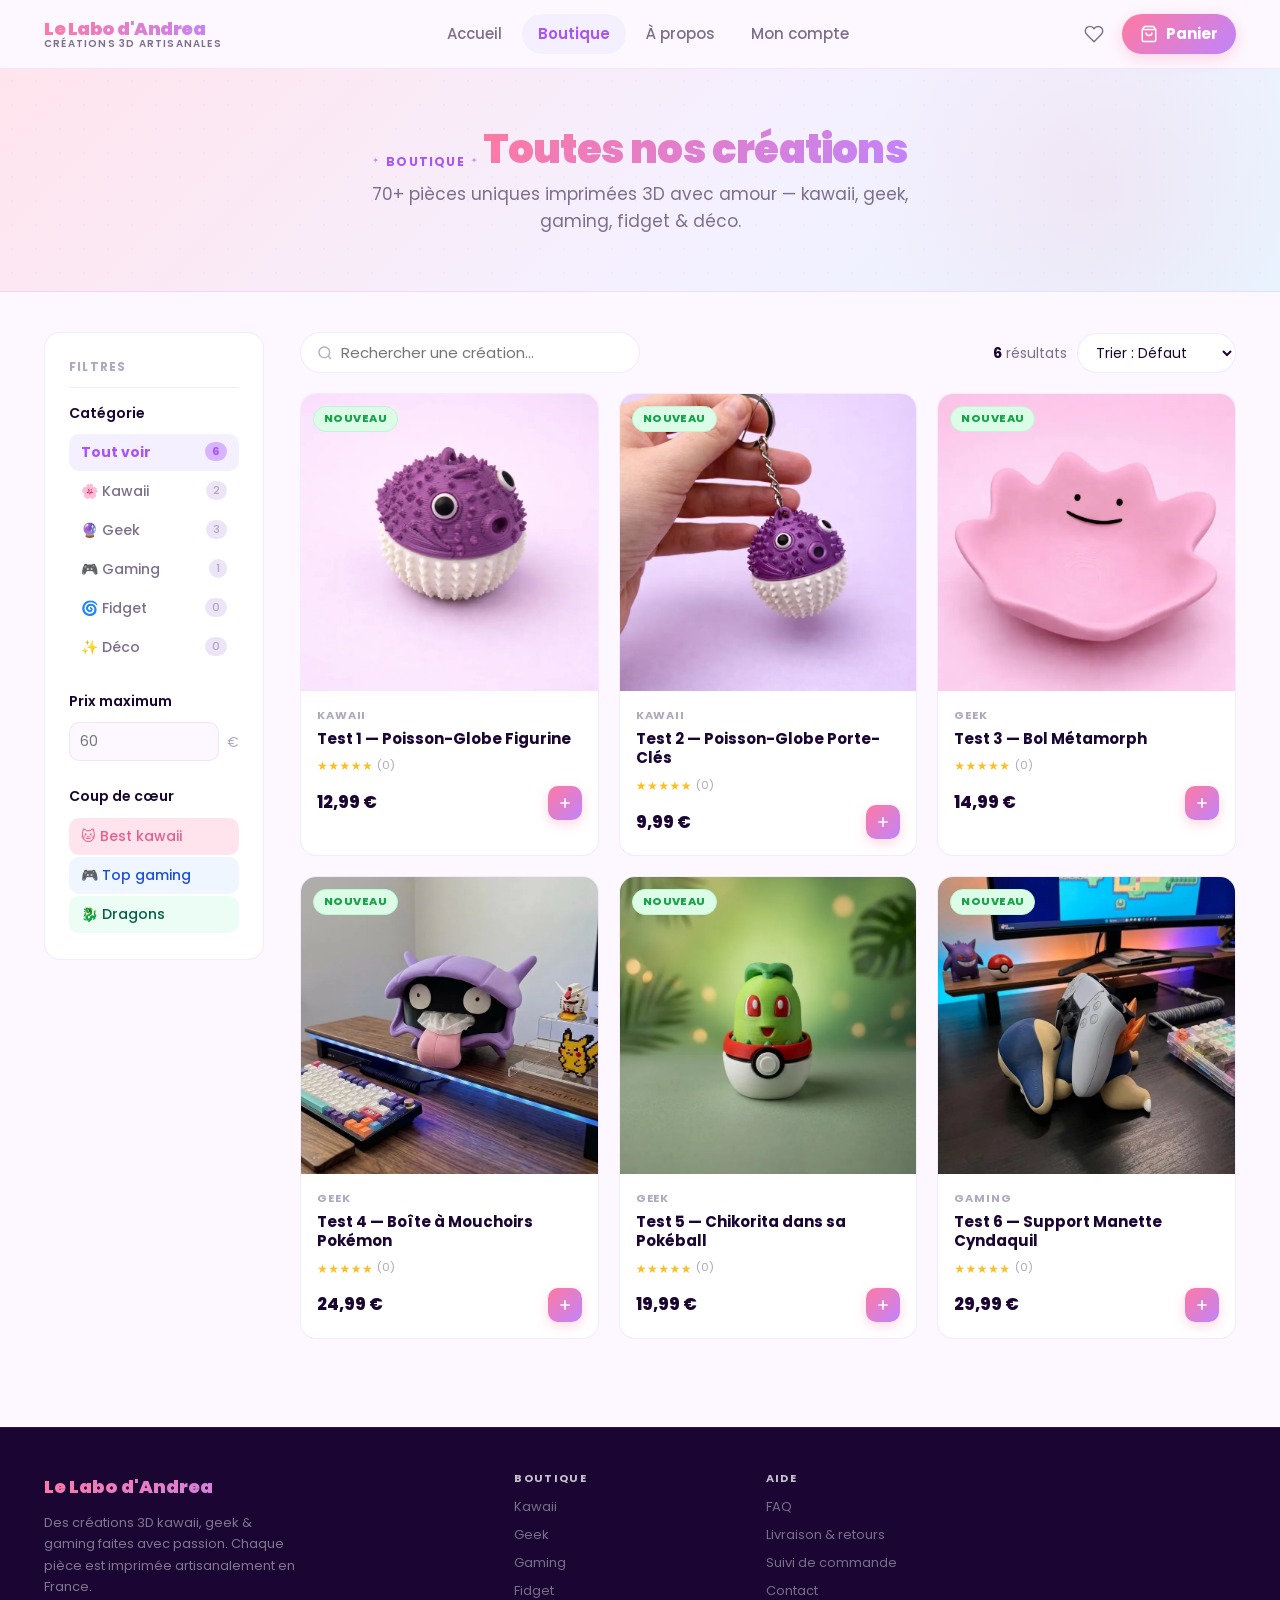
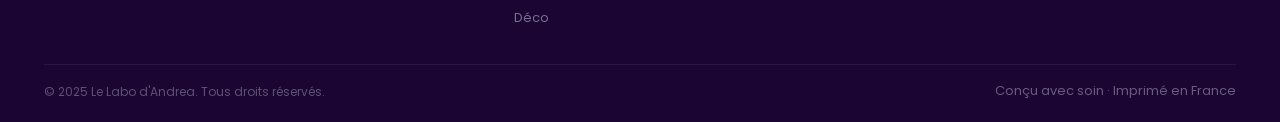
<file: shop.html>
<!DOCTYPE html>
<html lang="fr">
<head>
  <meta charset="UTF-8">
  <meta name="viewport" content="width=device-width, initial-scale=1.0">
  <title>Boutique — Le Labo d'Andrea</title>
  <meta name="description" content="Explorez 70+ créations 3D : figurines kawaii, accessoires geek, gaming, fidget toys et déco artisanale. Livraison France & Belgique.">
  <meta name="keywords" content="boutique impression 3D, kawaii shop, geek figurine, gaming accessoire, fidget artisanal">
  <link rel="stylesheet" href="assets/css/style.css">
  <style>
    /* ── Mobile filter drawer ── */
    .filter-close-row { display: block; }
    .filter-close-btn,
    .filter-apply-btn,
    .filter-toggle-btn { display: none; }
    .filter-overlay    { display: none; }

    @media (max-width: 1024px) {

      /* Toggle button (shown in toolbar) */
      .filter-toggle-btn {
        display: inline-flex;
        align-items: center;
        gap: 7px;
        padding: 9px 16px;
        background: var(--bg-card);
        border: 1.5px solid var(--border);
        border-radius: var(--r-full);
        font-family: inherit;
        font-size: .875rem;
        font-weight: 600;
        color: var(--text);
        cursor: pointer;
        flex-shrink: 0;
        transition: border-color .2s, background .2s, color .2s;
      }
      .filter-toggle-btn svg {
        width: 15px; height: 15px;
        stroke: currentColor;
        flex-shrink: 0;
      }
      .filter-toggle-btn:hover,
      .filter-toggle-btn.has-filters {
        border-color: var(--purple-pastel);
        background: var(--purple-light);
        color: var(--purple-dark);
      }
      .filter-active-count {
        background: var(--grad-primary);
        color: #fff;
        font-size: .6875rem;
        font-weight: 700;
        padding: 1px 7px;
        border-radius: 999px;
        display: none;
      }
      .filter-active-count.show { display: inline-block; }

      /* Overlay backdrop */
      .filter-overlay {
        display: block;
        position: fixed;
        inset: 0;
        background: rgba(26,5,51,.45);
        backdrop-filter: blur(3px);
        -webkit-backdrop-filter: blur(3px);
        z-index: 999;
        opacity: 0;
        pointer-events: none;
        transition: opacity .32s;
      }
      .filter-overlay.open { opacity: 1; pointer-events: all; }

      /* Bottom sheet drawer */
      .filter-sidebar {
        position: fixed !important;
        inset: auto 0 0 0 !important;
        top: auto !important;
        max-height: 82vh;
        overflow-y: auto;
        -webkit-overflow-scrolling: touch;
        border-radius: 22px 22px 0 0 !important;
        border: none !important;
        border-top: 1px solid var(--border) !important;
        box-shadow: 0 -10px 48px rgba(0,0,0,.14) !important;
        padding: 6px 24px 36px !important;
        transform: translateY(100%);
        transition: transform .38s cubic-bezier(.16,1,.3,1);
        z-index: 1000;
      }
      .filter-sidebar.open { transform: translateY(0); }

      /* Drag handle */
      .filter-sidebar::before {
        content: '';
        display: block;
        width: 40px; height: 4px;
        background: var(--border-solid);
        border-radius: 2px;
        margin: 10px auto 18px;
      }

      /* Close row (title + ✕ button) */
      .filter-close-row {
        display: flex;
        align-items: center;
        justify-content: space-between;
        margin-bottom: 16px;
        padding-bottom: 16px;
        border-bottom: 1px solid var(--border);
      }
      .filter-close-row .filter-title {
        margin-bottom: 0 !important;
        padding-bottom: 0 !important;
        border-bottom: none !important;
      }
      .filter-close-btn {
        display: flex;
        align-items: center;
        justify-content: center;
        width: 34px; height: 34px;
        border-radius: 50%;
        background: var(--bg);
        border: 1px solid var(--border);
        font-size: .9375rem;
        color: var(--text-muted);
        cursor: pointer;
        transition: background .2s, border-color .2s, color .2s;
        flex-shrink: 0;
      }
      .filter-close-btn:hover {
        background: var(--purple-light);
        border-color: var(--purple-pastel);
        color: var(--purple-dark);
      }

      /* Apply / close CTA */
      .filter-apply-btn {
        display: flex;
        width: 100%;
        align-items: center;
        justify-content: center;
        gap: 8px;
        padding: 14px;
        background: var(--grad-primary);
        color: #fff;
        border: none;
        border-radius: var(--r-full);
        font-family: inherit;
        font-size: .9375rem;
        font-weight: 700;
        cursor: pointer;
        margin-top: 12px;
        box-shadow: 0 6px 20px rgba(255,121,161,.3);
        transition: opacity .2s, transform .2s;
      }
      .filter-apply-btn:hover {
        opacity: .92;
        transform: translateY(-1px);
      }

      /* Shop layout becomes single column */
      .shop-layout { display: block !important; }

      /* Toolbar: stack vertically on tablet */
      .shop-toolbar { flex-direction: column; align-items: stretch; gap: 10px; }
      .search-wrap  { width: 100%; }
      .shop-toolbar > div { justify-content: space-between; width: 100%; }
    }

    @media (max-width: 480px) {
      /* Toolbar compact */
      .shop-toolbar > div { flex-wrap: nowrap; gap: 8px; }
      .results-label { display: none; }
      .sort-select { font-size: .8125rem; padding: 7px 10px; flex: 1; }
      /* Product cards: tighter at 2-col */
      .card-img-wrap { aspect-ratio: 1; }
    }
  </style>
</head>
<body data-page="shop">

<header class="site-header">
  <div class="container header-inner">
    <a href="index.html" class="logo">
      <span class="logo-main">Le Labo d'Andrea</span>
      <span class="logo-sub">Créations 3D artisanales</span>
    </a>
    <nav class="nav">
      <a href="index.html" class="nav-link">Accueil</a>
      <a href="shop.html" class="nav-link active">Boutique</a>
      <a href="about.html" class="nav-link">À propos</a>
      <a href="account.html" class="nav-link">Mon compte</a>
    </nav>
    <div class="header-actions">
      <a href="account.html" class="hdr-icon" title="Mes favoris">
        <svg viewBox="0 0 24 24" fill="none" stroke="currentColor"><path d="M20.84 4.61a5.5 5.5 0 00-7.78 0L12 5.67l-1.06-1.06a5.5 5.5 0 00-7.78 7.78l1.06 1.06L12 21.23l7.78-7.78 1.06-1.06a5.5 5.5 0 000-7.78z"/></svg>
      </a>
      <a href="cart.html" class="cart-btn">
        <svg viewBox="0 0 24 24" fill="none" stroke="currentColor"><path d="M6 2 3 6v14a2 2 0 002 2h14a2 2 0 002-2V6l-3-4z"/><line x1="3" y1="6" x2="21" y2="6"/><path d="M16 10a4 4 0 01-8 0"/></svg>
        Panier <span class="cart-count hidden">0</span>
      </a>
      <button class="hamburger" id="hamburger" aria-label="Menu"><span></span><span></span><span></span></button>
    </div>
  </div>
  <nav class="mobile-nav" id="mobile-nav">
    <a href="index.html" class="nav-link">Accueil</a>
    <a href="shop.html" class="nav-link active">Boutique</a>
    <a href="about.html" class="nav-link">À propos</a>
    <a href="account.html" class="nav-link">Mon compte</a>
    <a href="cart.html" class="nav-link">Panier</a>
  </nav>
</header>

<!-- PAGE BANNER -->
<div class="page-banner">
  <div class="container">
    <span class="section-tag" style="margin-bottom:8px">Boutique</span>
    <h1>Toutes nos créations</h1>
    <p>70+ pièces uniques imprimées 3D avec amour — kawaii, geek, gaming, fidget & déco.</p>
  </div>
</div>

<!-- SHOP -->
<section style="padding-top:40px">
  <div class="container">
    <div class="shop-layout">

      <!-- SIDEBAR / MOBILE DRAWER -->
      <aside class="filter-sidebar" id="filter-sidebar">

        <div class="filter-close-row">
          <p class="filter-title">Filtres</p>
          <button class="filter-close-btn" id="filter-close" aria-label="Fermer les filtres">✕</button>
        </div>

        <div class="filter-group">
          <p class="filter-group-label">Catégorie</p>
          <button class="filter-chip active" data-cat="all">
            Tout voir <span class="chip-count">0</span>
          </button>
          <button class="filter-chip" data-cat="kawaii">
            🌸 Kawaii <span class="chip-count">0</span>
          </button>
          <button class="filter-chip" data-cat="geek">
            🔮 Geek <span class="chip-count">0</span>
          </button>
          <button class="filter-chip" data-cat="gaming">
            🎮 Gaming <span class="chip-count">0</span>
          </button>
          <button class="filter-chip" data-cat="fidget">
            🌀 Fidget <span class="chip-count">0</span>
          </button>
          <button class="filter-chip" data-cat="déco">
            ✨ Déco <span class="chip-count">0</span>
          </button>
        </div>

        <div class="filter-group">
          <p class="filter-group-label">Prix maximum</p>
          <div class="price-range-inputs">
            <input type="number" id="price-max" placeholder="60" min="1" max="200">
            <span>€</span>
          </div>
        </div>

        <div class="filter-group" style="margin-bottom:0">
          <p class="filter-group-label">Coup de cœur</p>
          <button class="filter-chip" data-cat="kawaii" style="background:var(--pink-light);color:var(--pink-dark)">🐱 Best kawaii</button>
          <button class="filter-chip" data-cat="gaming" style="background:var(--blue-light);color:#1d4ed8">🎮 Top gaming</button>
          <button class="filter-chip" data-cat="fidget" style="background:var(--mint-light);color:#065f46">🐉 Dragons</button>
        </div>

        <button class="filter-apply-btn" id="filter-apply" type="button">
          Voir les résultats →
        </button>
      </aside>
      <div id="filter-overlay" class="filter-overlay"></div>

      <!-- MAIN -->
      <div class="shop-main">
        <div class="shop-toolbar">
          <div class="search-wrap">
            <svg viewBox="0 0 24 24" fill="none" stroke="currentColor"><circle cx="11" cy="11" r="8"/><path d="m21 21-4.35-4.35"/></svg>
            <input id="search-input" type="text" placeholder="Rechercher une création…">
          </div>
          <div style="display:flex;align-items:center;gap:10px;flex-wrap:wrap">
            <button class="filter-toggle-btn" id="filter-toggle" type="button">
              <svg viewBox="0 0 24 24" fill="none" stroke="currentColor" stroke-width="2" stroke-linecap="round"><line x1="4" y1="6" x2="20" y2="6"/><line x1="8" y1="12" x2="16" y2="12"/><line x1="10" y1="18" x2="14" y2="18"/></svg>
              Filtres
              <span class="filter-active-count" id="filter-active-count">0</span>
            </button>
            <span class="results-label" id="results-count"><strong>70</strong> résultats</span>
            <select id="sort-select" class="sort-select">
              <option value="default">Trier : Défaut</option>
              <option value="popular">Plus populaire</option>
              <option value="rating">Mieux noté</option>
              <option value="price-asc">Prix croissant</option>
              <option value="price-desc">Prix décroissant</option>
            </select>
          </div>
        </div>

        <div class="products-grid" id="products-grid">
          <!-- Injected by JS -->
        </div>
      </div>
    </div>
  </div>
</section>

<!-- FOOTER -->
<footer class="site-footer">
  <div class="container">
    <div class="footer-grid">
      <div class="footer-brand">
        <p class="foot-logo">Le Labo d'Andrea</p>
        <p>Des créations 3D kawaii, geek & gaming faites avec passion. Chaque pièce est imprimée artisanalement en France.</p>
      </div>
      <div class="foot-col">
        <h4>Boutique</h4>
        <a href="shop.html?cat=kawaii">Kawaii</a>
        <a href="shop.html?cat=geek">Geek</a>
        <a href="shop.html?cat=gaming">Gaming</a>
        <a href="shop.html?cat=fidget">Fidget</a>
        <a href="shop.html?cat=déco">Déco</a>
      </div>
      <div class="foot-col">
        <h4>Aide</h4>
        <a href="#">FAQ</a>
        <a href="#">Livraison & retours</a>
        <a href="#">Suivi de commande</a>
        <a href="#">Contact</a>
      </div>
      <div class="foot-col">
        <h4>Suivez-nous</h4>
        <div class="footer-socials">
          <a class="social-icon" href="#" title="TikTok" aria-label="TikTok"><svg viewBox="0 0 24 24" fill="none" stroke="currentColor" stroke-width="2" stroke-linecap="round" stroke-linejoin="round"><path d="M9 12a4 4 0 1 0 4 4V4a5 5 0 0 0 5 5"/></svg></a>
          <a class="social-icon" href="#" title="Instagram" aria-label="Instagram"><svg viewBox="0 0 24 24" fill="none" stroke="currentColor" stroke-width="2" stroke-linecap="round" stroke-linejoin="round"><rect x="2" y="2" width="20" height="20" rx="5"/><path d="M16 11.37A4 4 0 1112.63 8 4 4 0 0116 11.37z"/><line x1="17.5" y1="6.5" x2="17.51" y2="6.5"/></svg></a>
          <a class="social-icon" href="#" title="Etsy" aria-label="Etsy"><svg viewBox="0 0 24 24" fill="none" stroke="currentColor" stroke-width="2" stroke-linecap="round" stroke-linejoin="round"><path d="M6 2L3 6v14a2 2 0 002 2h14a2 2 0 002-2V6l-3-4z"/><line x1="3" y1="6" x2="21" y2="6"/><path d="M16 10a4 4 0 01-8 0"/></svg></a>
          <a class="social-icon" href="#" title="Pinterest" aria-label="Pinterest"><svg viewBox="0 0 24 24" fill="none" stroke="currentColor" stroke-width="2" stroke-linecap="round" stroke-linejoin="round"><path d="M21 10c0 7-9 13-9 13s-9-6-9-13a9 9 0 0118 0z"/><circle cx="12" cy="10" r="3"/></svg></a>
        </div>
      </div>
    </div>
    <div class="footer-bottom">
      <p>© 2025 Le Labo d'Andrea. Tous droits réservés.</p>
      <p style="color:rgba(255,255,255,.35);font-size:.8125rem">Conçu avec soin · Imprimé en France</p>
    </div>
  </div>
</footer>

<script src="assets/js/main.js"></script>
<script src="assets/js/anim.js"></script>
<script>
(function () {
  var sidebar  = document.getElementById('filter-sidebar');
  var overlay  = document.getElementById('filter-overlay');
  var toggle   = document.getElementById('filter-toggle');
  var closeBtn = document.getElementById('filter-close');
  var applyBtn = document.getElementById('filter-apply');
  var badge    = document.getElementById('filter-active-count');

  if (!sidebar || !toggle) return;

  function countActiveFilters() {
    var count = 0;
    var activeChip = sidebar.querySelector('.filter-chip.active');
    if (activeChip && activeChip.dataset.cat !== 'all') count++;
    var price = document.getElementById('price-max');
    if (price && price.value) count++;
    return count;
  }

  function updateBadge() {
    var n = countActiveFilters();
    badge.textContent = n;
    badge.classList.toggle('show', n > 0);
    toggle.classList.toggle('has-filters', n > 0);
  }

  function openDrawer() {
    sidebar.classList.add('open');
    overlay.classList.add('open');
    document.body.style.overflow = 'hidden';
  }

  function closeDrawer() {
    sidebar.classList.remove('open');
    overlay.classList.remove('open');
    document.body.style.overflow = '';
    updateBadge();
  }

  toggle.addEventListener('click', openDrawer);
  overlay.addEventListener('click', closeDrawer);
  closeBtn && closeBtn.addEventListener('click', closeDrawer);
  applyBtn && applyBtn.addEventListener('click', closeDrawer);

  // Update badge when a filter chip is clicked inside the drawer
  sidebar.addEventListener('click', function (e) {
    if (e.target.closest('.filter-chip')) setTimeout(updateBadge, 60);
  });

  var priceInput = document.getElementById('price-max');
  if (priceInput) priceInput.addEventListener('input', updateBadge);
})();
</script>
</body>
</html>
</file>
<file: assets/css/style.css>
/* ── Google Fonts ─────────────────────────────────────────────────────────── */
@import url('https://fonts.googleapis.com/css2?family=Poppins:wght@300;400;500;600;700;800;900&display=swap');

/* ── Design Tokens ────────────────────────────────────────────────────────── */
:root {
  /* Brand palette */
  --pink:          #ff79a1;
  --pink-dark:     #e85d8a;
  --pink-light:    #ffe4ed;
  --pink-pastel:   #ffb3c6;
  --purple:        #c084fc;
  --purple-dark:   #a855f7;
  --purple-light:  #f5f0ff;
  --purple-pastel: #d8b4fe;
  --blue:          #60a5fa;
  --blue-light:    #eff6ff;
  --blue-pastel:   #bfdbfe;
  --mint:          #34d399;
  --mint-light:    #ecfdf5;
  --peach:         #fb923c;
  --peach-light:   #fff7ed;
  --yellow:        #fbbf24;
  --yellow-light:  #fffbeb;

  /* Gradients */
  --grad-primary:  linear-gradient(135deg, #ff79a1 0%, #c084fc 100%);
  --grad-hero:     linear-gradient(135deg, #ffe4ed 0%, #f5f0ff 55%, #e8f4ff 100%);
  --grad-kawaii:   linear-gradient(135deg, #ffe4ed, #ffd0e3);
  --grad-geek:     linear-gradient(135deg, #f5f0ff, #e9d5ff);
  --grad-gaming:   linear-gradient(135deg, #eff6ff, #dbeafe);
  --grad-fidget:   linear-gradient(135deg, #ecfdf5, #d1fae5);
  --grad-deco:     linear-gradient(135deg, #fff7ed, #fde68a30);
  --grad-custom:   linear-gradient(135deg, #faf5ff, #ede9fe);

  /* Text */
  --text:          #1a0533;
  --text-muted:    #7c6f8e;
  --text-soft:     #b0a8c0;

  /* Backgrounds */
  --bg:            #fdf8ff;
  --bg-card:       #ffffff;
  --bg-section:    #faf5ff;

  /* Borders */
  --border:        rgba(192,132,252,.18);
  --border-solid:  #ede4f8;

  /* Shadows */
  --shadow-xs:     0 1px 4px rgba(192,132,252,.08);
  --shadow-sm:     0 4px 16px rgba(192,132,252,.12);
  --shadow:        0 8px 32px rgba(192,132,252,.18);
  --shadow-lg:     0 20px 60px rgba(192,132,252,.25);
  --shadow-pink:   0 8px 32px rgba(255,121,161,.25);

  /* Radii */
  --r-xs:   6px;
  --r-sm:   10px;
  --r:      16px;
  --r-lg:   24px;
  --r-xl:   32px;
  --r-full: 999px;

  /* Transitions */
  --ease:   cubic-bezier(.4,0,.2,1);
  --t-fast: .15s;
  --t:      .28s;
  --t-slow: .5s;
}

/* ── Reset ────────────────────────────────────────────────────────────────── */
*,*::before,*::after{box-sizing:border-box;margin:0;padding:0}
html{scroll-behavior:smooth;-webkit-text-size-adjust:100%}
body{
  font-family:'Poppins',system-ui,sans-serif;
  color:var(--text);
  background:var(--bg);
  line-height:1.6;
  -webkit-font-smoothing:antialiased;
  overflow-x:hidden;
}
img{max-width:100%;height:auto;display:block}
a{color:var(--purple-dark);text-decoration:none;transition:color var(--t) var(--ease)}
a:hover{color:var(--pink)}
button,input,select,textarea{font-family:inherit;font-size:inherit}
ul,ol{list-style:none}
h1,h2,h3,h4,h5{line-height:1.2;letter-spacing:-.02em}

/* ── Layout ───────────────────────────────────────────────────────────────── */
.container{max-width:1240px;margin:0 auto;padding:0 24px}
section{padding:88px 0}
.section-alt{background:var(--bg-section)}

/* ═══════════════════════════════════════════════════════════════════════════
   HEADER
═══════════════════════════════════════════════════════════════════════════ */
.site-header{
  position:sticky;top:0;z-index:200;
  background:rgba(253,248,255,.85);
  backdrop-filter:blur(20px);
  transition:box-shadow .4s cubic-bezier(.16,1,.3,1), background .4s;
  -webkit-backdrop-filter:blur(20px);
  border-bottom:1px solid var(--border);
  transition:box-shadow var(--t) var(--ease);
}
.site-header.scrolled,.site-header.is-scrolled{
  box-shadow:0 4px 32px rgba(26,5,51,.09);
  background:rgba(253,248,255,.97);
}

.header-inner{
  display:flex;align-items:center;justify-content:space-between;
  height:68px;gap:20px;
}

/* Logo */
.logo{
  display:flex;flex-direction:column;
  font-weight:900;letter-spacing:-.03em;
  flex-shrink:0;line-height:1;
}
.logo-main{
  font-size:1.125rem;
  background:var(--grad-primary);
  -webkit-background-clip:text;-webkit-text-fill-color:transparent;
  background-clip:text;
}
.logo-sub{
  font-size:.625rem;font-weight:600;
  color:var(--text-muted);letter-spacing:.12em;
  text-transform:uppercase;margin-top:1px;
}
.logo:hover{text-decoration:none;opacity:.88}

/* Desktop nav */
.nav{display:flex;align-items:center;gap:4px}
.nav-link{
  display:flex;align-items:center;gap:6px;
  padding:8px 16px;border-radius:var(--r-full);
  font-size:.9375rem;font-weight:500;
  color:var(--text-muted);
  transition:all var(--t) var(--ease);
}
.nav-link:hover{color:var(--purple-dark);background:var(--purple-light);text-decoration:none}
.nav-link.active{color:var(--purple-dark);background:var(--purple-light);font-weight:600}

/* Header actions */
.header-actions{display:flex;align-items:center;gap:8px;flex-shrink:0}

.hdr-icon{
  width:40px;height:40px;border-radius:var(--r-sm);
  display:flex;align-items:center;justify-content:center;
  color:var(--text-muted);border:none;background:none;
  cursor:pointer;transition:all var(--t) var(--ease);position:relative;
}
.hdr-icon:hover{background:var(--pink-light);color:var(--pink-dark)}
.hdr-icon svg{width:20px;height:20px;stroke-width:1.75}

.cart-btn{
  display:flex;align-items:center;gap:8px;
  padding:8px 18px;border-radius:var(--r-full);
  font-size:.9375rem;font-weight:700;
  background:var(--grad-primary);color:#fff;
  border:none;cursor:pointer;
  transition:all var(--t) var(--ease);
  box-shadow:0 4px 16px rgba(255,121,161,.3);
  position:relative;overflow:hidden;
}
.cart-btn::after{
  content:'';position:absolute;inset:0;
  background:rgba(255,255,255,0);
  transition:background var(--t) var(--ease);
}
.cart-btn:hover::after{background:rgba(255,255,255,.12)}
.cart-btn:hover{transform:translateY(-2px);box-shadow:0 8px 24px rgba(255,121,161,.4);text-decoration:none;color:#fff}
.cart-btn svg{width:18px;height:18px;stroke-width:2}

.cart-count{
  background:#fff;color:var(--purple-dark);
  font-size:10px;font-weight:800;
  min-width:18px;height:18px;
  border-radius:var(--r-full);
  display:inline-flex;align-items:center;justify-content:center;padding:0 4px;
  transition:transform .3s cubic-bezier(.34,1.56,.64,1);
}
.cart-count.hidden{display:none}
.cart-count.bump{animation:bump .35s cubic-bezier(.34,1.56,.64,1)}

.hamburger{
  display:none;flex-direction:column;gap:5px;
  padding:8px;border:none;background:none;cursor:pointer;
}
.hamburger span{
  display:block;width:22px;height:2px;
  background:var(--text);border-radius:2px;
  transition:all .25s var(--ease);
}
.hamburger.open span:nth-child(1){transform:translateY(7px) rotate(45deg)}
.hamburger.open span:nth-child(2){opacity:0;transform:scaleX(0)}
.hamburger.open span:nth-child(3){transform:translateY(-7px) rotate(-45deg)}

.mobile-nav{
  display:none;flex-direction:column;gap:2px;
  padding:12px 20px 16px;
  border-top:1px solid var(--border);
  background:rgba(253,248,255,.98);
}
.mobile-nav.open{display:flex}
.mobile-nav .nav-link{width:100%}

/* ═══════════════════════════════════════════════════════════════════════════
   HERO
═══════════════════════════════════════════════════════════════════════════ */
.hero{
  position:relative;overflow:hidden;
  background:var(--grad-hero);
  padding:100px 0 88px;
}

/* Decorative blobs */
.hero::before{
  content:'';position:absolute;
  top:-120px;right:-80px;
  width:500px;height:500px;
  background:radial-gradient(circle,rgba(255,121,161,.18) 0%,transparent 70%);
  border-radius:50%;pointer-events:none;
}
.hero::after{
  content:'';position:absolute;
  bottom:-100px;left:-60px;
  width:400px;height:400px;
  background:radial-gradient(circle,rgba(192,132,252,.2) 0%,transparent 70%);
  border-radius:50%;pointer-events:none;
}

.hero-grid{
  display:grid;grid-template-columns:1fr 480px;
  gap:64px;align-items:center;position:relative;z-index:1;
}

.hero-tag{
  display:inline-flex;align-items:center;gap:8px;
  background:rgba(255,121,161,.1);
  border:1px solid rgba(255,121,161,.25);
  color:var(--pink-dark);
  font-size:.8125rem;font-weight:600;
  letter-spacing:.06em;text-transform:uppercase;
  padding:6px 16px;border-radius:var(--r-full);
  margin-bottom:20px;
}
.hero-tag .dot{
  width:7px;height:7px;border-radius:50%;
  background:var(--pink);
  animation:pulse-dot 2s ease-in-out infinite;
}

.hero h1{
  font-size:clamp(2.25rem,5.5vw,3.75rem);
  font-weight:900;
  color:var(--text);
  margin-bottom:16px;
}
.hero h1 em{
  font-style:normal;
  background:var(--grad-primary);
  -webkit-background-clip:text;-webkit-text-fill-color:transparent;
  background-clip:text;
}

.hero-desc{
  font-size:1.0625rem;color:var(--text-muted);
  line-height:1.75;margin-bottom:32px;max-width:480px;
}

.hero-ctas{display:flex;gap:12px;flex-wrap:wrap;margin-bottom:40px}

.hero-badges{
  display:flex;align-items:center;gap:16px;flex-wrap:wrap;
}
.hero-badge{
  display:flex;align-items:center;gap:6px;
  font-size:.8125rem;color:var(--text-muted);font-weight:500;
}
.hero-badge .icon{font-size:1rem}

/* Hero visual */
.hero-visual{
  position:relative;height:440px;
  display:flex;align-items:center;justify-content:center;
}

.hero-float-card{
  position:absolute;
  background:rgba(255,255,255,.85);
  backdrop-filter:blur(12px);
  border:1px solid rgba(255,255,255,.9);
  border-radius:var(--r);
  padding:14px 18px;
  box-shadow:var(--shadow);
  display:flex;align-items:center;gap:12px;
}
.hero-float-card:nth-child(1){top:10px;left:20px;animation:float 4.5s ease-in-out infinite}
.hero-float-card:nth-child(2){top:50%;right:0;transform:translateY(-80%);animation:float 5s ease-in-out infinite .8s}
.hero-float-card:nth-child(3){bottom:20px;left:40px;animation:float 4s ease-in-out infinite 1.6s}
.hero-float-card:nth-child(4){bottom:80px;right:20px;animation:float 5.5s ease-in-out infinite .4s}

.float-emoji{font-size:2rem}
.float-info .float-label{font-size:.6875rem;color:var(--text-muted);font-weight:500}
.float-info .float-name{font-size:.875rem;font-weight:700;color:var(--text)}
.float-info .float-price{font-size:.8125rem;font-weight:600;color:var(--purple-dark)}

.hero-center-img{
  width:240px;height:240px;border-radius:var(--r-xl);
  background:var(--grad-primary);
  display:flex;align-items:center;justify-content:center;
  font-size:6rem;
  box-shadow:var(--shadow-lg),0 0 0 12px rgba(192,132,252,.12),0 0 0 24px rgba(192,132,252,.06);
  animation:float 6s ease-in-out infinite;
}

/* Decorative stars */
.deco-star{
  position:absolute;font-size:1.5rem;
  animation:spin-slow 10s linear infinite;
  opacity:.6;
}
.deco-star:nth-child(5){top:15%;right:35%;animation-delay:0s}
.deco-star:nth-child(6){bottom:25%;left:15%;animation-delay:-3s;font-size:1rem}

/* ═══════════════════════════════════════════════════════════════════════════
   BUTTONS
═══════════════════════════════════════════════════════════════════════════ */
.btn{
  display:inline-flex;align-items:center;justify-content:center;gap:8px;
  padding:12px 28px;border-radius:var(--r-full);
  font-size:.9375rem;font-weight:700;
  border:none;cursor:pointer;
  transition:all var(--t) var(--ease);
  line-height:1;white-space:nowrap;
  position:relative;overflow:hidden;
}
.btn:hover{text-decoration:none;transform:translateY(-2px)}
.btn:active{transform:translateY(0) scale(.97);transition-duration:.1s}
.btn svg{width:16px;height:16px;flex-shrink:0}

.btn-primary{
  background:var(--grad-primary);color:#fff;
  box-shadow:0 4px 16px rgba(255,121,161,.35);
}
.btn-primary:hover{box-shadow:0 8px 28px rgba(255,121,161,.45);color:#fff}

.btn-outline{
  background:transparent;color:var(--text);
  border:2px solid var(--border-solid);
}
.btn-outline:hover{border-color:var(--purple);color:var(--purple-dark);background:var(--purple-light)}

.btn-ghost{
  background:rgba(255,255,255,.7);color:var(--text-muted);
  backdrop-filter:blur(8px);
  border:1px solid rgba(255,255,255,.9);
}
.btn-ghost:hover{background:rgba(255,255,255,.95);color:var(--text)}

.btn-white{
  background:#fff;color:var(--purple-dark);
  box-shadow:var(--shadow-sm);
}
.btn-white:hover{background:var(--purple-light);color:var(--purple-dark)}

.btn-danger{background:#fee2e2;color:#dc2626;border:1px solid #fecaca}
.btn-danger:hover{background:#dc2626;color:#fff}

.btn-sm{padding:8px 18px;font-size:.8125rem}
.btn-lg{padding:15px 36px;font-size:1.0625rem}
.btn-block{display:flex;width:100%;justify-content:center}
.btn-icon{
  width:40px;height:40px;padding:0;border-radius:var(--r-sm);
  background:var(--purple-light);color:var(--purple-dark);border:none;cursor:pointer;
  display:flex;align-items:center;justify-content:center;
  transition:all var(--t) var(--ease);
}
.btn-icon:hover{background:var(--purple);color:#fff;transform:translateY(-2px)}
.btn-icon svg{width:16px;height:16px;stroke-width:2}
.btn-icon.wished{background:var(--pink-light);color:var(--pink)}
.btn-icon.wished:hover{background:var(--pink);color:#fff}

/* ═══════════════════════════════════════════════════════════════════════════
   SECTION HEADERS
═══════════════════════════════════════════════════════════════════════════ */
.section-header{text-align:center;margin-bottom:52px}
.section-tag{
  display:inline-flex;align-items:center;gap:6px;
  font-size:.75rem;font-weight:700;letter-spacing:.1em;text-transform:uppercase;
  color:var(--purple-dark);margin-bottom:10px;
}
.section-tag::before,.section-tag::after{content:'✦';font-size:.5rem;opacity:.6}
.section-header h2{
  font-size:clamp(1.625rem,3.5vw,2.25rem);
  font-weight:800;margin-bottom:12px;color:var(--text);
}
.section-header p{
  color:var(--text-muted);font-size:1.0625rem;
  max-width:580px;margin:0 auto;line-height:1.7;
}

/* ═══════════════════════════════════════════════════════════════════════════
   FEATURES STRIP
═══════════════════════════════════════════════════════════════════════════ */
.features-strip{
  background:#fff;border-top:1px solid var(--border);
  border-bottom:1px solid var(--border);padding:28px 0;
}
.features-grid{display:grid;grid-template-columns:repeat(4,1fr);gap:20px}
.feature-pill{
  display:flex;align-items:center;gap:14px;
  padding:12px 16px;border-radius:var(--r);
  background:var(--bg);
  transition:background var(--t) var(--ease);
}
.feature-pill:hover{background:var(--purple-light)}
.feature-icon{
  width:44px;height:44px;border-radius:var(--r-sm);
  background:var(--grad-primary);
  display:flex;align-items:center;justify-content:center;
  font-size:1.25rem;flex-shrink:0;
  box-shadow:0 4px 12px rgba(192,132,252,.3);
}
.feature-text .f-title{font-size:.9375rem;font-weight:700;margin-bottom:1px}
.feature-text .f-sub  {font-size:.75rem;color:var(--text-muted)}

/* ═══════════════════════════════════════════════════════════════════════════
   CATEGORY CARDS
═══════════════════════════════════════════════════════════════════════════ */
.categories-grid{display:grid;grid-template-columns:repeat(3,1fr);gap:20px}

.cat-card{
  position:relative;overflow:hidden;
  border-radius:var(--r-lg);padding:32px 28px;
  cursor:pointer;
  transition:all var(--t) var(--ease);
  border:1px solid transparent;
  text-decoration:none;display:block;
}
.cat-card:hover{transform:translateY(-6px);box-shadow:var(--shadow-lg);text-decoration:none}

.cat-card.kawaii  {background:var(--grad-kawaii);border-color:rgba(255,121,161,.2)}
.cat-card.geek    {background:var(--grad-geek);border-color:rgba(192,132,252,.2)}
.cat-card.gaming  {background:var(--grad-gaming);border-color:rgba(96,165,250,.2)}
.cat-card.fidget  {background:var(--grad-fidget);border-color:rgba(52,211,153,.2)}
.cat-card.deco    {background:var(--grad-deco);border-color:rgba(251,146,60,.2)}
.cat-card.custom  {background:var(--grad-custom);border-color:rgba(192,132,252,.15)}

.cat-emoji{font-size:3.5rem;margin-bottom:16px;display:block;transition:transform var(--t) var(--ease)}
.cat-card:hover .cat-emoji{transform:scale(1.15) rotate(-5deg)}
.cat-name{font-size:1.25rem;font-weight:800;color:var(--text);margin-bottom:6px}
.cat-count{font-size:.875rem;color:var(--text-muted);font-weight:500;margin-bottom:16px}
.cat-link{
  display:inline-flex;align-items:center;gap:6px;
  font-size:.875rem;font-weight:700;color:var(--purple-dark);
  transition:gap var(--t) var(--ease);
}
.cat-card:hover .cat-link{gap:10px}

.cat-deco-circle{
  position:absolute;top:-30px;right:-30px;
  width:100px;height:100px;border-radius:50%;
  background:rgba(255,255,255,.3);
  transition:transform var(--t) var(--ease);
}
.cat-card:hover .cat-deco-circle{transform:scale(1.3)}

/* ═══════════════════════════════════════════════════════════════════════════
   PRODUCT CARDS
═══════════════════════════════════════════════════════════════════════════ */
.products-grid{
  display:grid;
  grid-template-columns:repeat(auto-fill,minmax(230px,1fr));
  gap:20px;
}

.product-card{
  background:var(--bg-card);
  border:1px solid var(--border);
  border-radius:var(--r);
  overflow:hidden;
  cursor:pointer;
  transition:all var(--t) var(--ease);
  position:relative;
}
.product-card:hover{
  transform:translateY(-6px);
  box-shadow:var(--shadow-lg);
  border-color:var(--purple-pastel);
}

/* Card image */
.card-img-wrap{
  position:relative;overflow:hidden;
  aspect-ratio:1;
}
.card-img-inner{
  width:100%;height:100%;
  display:flex;align-items:center;justify-content:center;
  font-size:4.5rem;
  transition:transform var(--t-slow) var(--ease);
}
.product-card:hover .card-img-inner{transform:scale(1.1)}
.card-img-photo{
  width:100%;height:100%;
  object-fit:cover;
  display:block;
  transition:transform var(--t-slow) var(--ease);
}
.product-card:hover .card-img-photo{transform:scale(1.06)}

/* Badge */
.card-badge{
  position:absolute;top:12px;left:12px;
  padding:3px 10px;border-radius:var(--r-full);
  font-size:.6875rem;font-weight:800;
  letter-spacing:.04em;text-transform:uppercase;
  z-index:2;
}
.badge-nouveau    {background:#dcfce7;color:#16a34a;border:1px solid #bbf7d0}
.badge-promo      {background:#fee2e2;color:#dc2626;border:1px solid #fecaca}
.badge-populaire  {background:#fdf4ff;color:#9333ea;border:1px solid #e9d5ff}
.badge-exclusif   {background:var(--grad-primary);color:#fff;border:none;box-shadow:0 2px 8px rgba(255,121,161,.4)}
.badge-hot        {background:#fff7ed;color:#ea580c;border:1px solid #fed7aa}
.badge-best-seller{background:#fffbeb;color:#b45309;border:1px solid #fde68a}

/* Wishlist button */
.card-wish{
  position:absolute;top:10px;right:10px;z-index:2;
  width:34px;height:34px;border-radius:50%;
  background:rgba(255,255,255,.9);
  border:1px solid var(--border);
  display:flex;align-items:center;justify-content:center;
  cursor:pointer;
  opacity:0;transform:translateY(-4px);
  transition:all var(--t) var(--ease);
  box-shadow:var(--shadow-xs);
}
.card-wish svg{width:15px;height:15px;stroke:var(--text-muted);fill:none;stroke-width:2}
.product-card:hover .card-wish{opacity:1;transform:translateY(0)}
.card-wish:hover{background:var(--pink-light);border-color:var(--pink)}
.card-wish:hover svg{stroke:var(--pink)}
.card-wish.active svg{fill:var(--pink);stroke:var(--pink)}

/* Card body */
.card-body{padding:16px}
.card-cat{
  font-size:.7rem;font-weight:700;letter-spacing:.08em;
  text-transform:uppercase;color:var(--text-soft);margin-bottom:4px;
}
.card-name{
  font-size:.9375rem;font-weight:700;color:var(--text);
  margin-bottom:8px;line-height:1.3;
}
.card-name a{color:inherit}
.card-name a:hover{color:var(--purple-dark)}

.card-stars{
  display:flex;align-items:center;gap:4px;margin-bottom:10px;
}
.stars-row{color:var(--yellow);font-size:.75rem;letter-spacing:.5px}
.reviews-count{font-size:.7rem;color:var(--text-soft)}

.card-footer{display:flex;align-items:center;justify-content:space-between;gap:8px}
.card-price-row{display:flex;align-items:baseline;gap:6px;flex-wrap:wrap}
.price-curr{font-size:1.0625rem;font-weight:800;color:var(--text)}
.price-orig{font-size:.8125rem;color:var(--text-soft);text-decoration:line-through}
.price-off{
  font-size:.6875rem;font-weight:700;
  background:var(--pink-light);color:var(--pink-dark);
  padding:1px 6px;border-radius:var(--r-full);
}

.card-add{
  flex-shrink:0;width:34px;height:34px;
  border-radius:var(--r-sm);
  background:var(--grad-primary);color:#fff;
  border:none;cursor:pointer;
  display:flex;align-items:center;justify-content:center;
  transition:all var(--t) var(--ease);
  box-shadow:0 4px 12px rgba(255,121,161,.3);
}
.card-add svg{width:16px;height:16px;stroke-width:2.5}
.card-add:hover{transform:scale(1.12);box-shadow:0 6px 18px rgba(255,121,161,.45)}

/* ═══════════════════════════════════════════════════════════════════════════
   SHOP PAGE — FILTERS
═══════════════════════════════════════════════════════════════════════════ */
.shop-layout{display:grid;grid-template-columns:220px 1fr;gap:36px;align-items:start}

.filter-sidebar{
  background:var(--bg-card);border:1px solid var(--border);
  border-radius:var(--r);padding:24px;
  position:sticky;top:88px;
}
.filter-title{
  font-size:.75rem;font-weight:700;letter-spacing:.1em;
  text-transform:uppercase;color:var(--text-soft);
  margin-bottom:14px;padding-bottom:10px;
  border-bottom:1px solid var(--border);
}
.filter-group{margin-bottom:24px}
.filter-group-label{font-size:.875rem;font-weight:600;color:var(--text);margin-bottom:10px}

.filter-chip{
  display:block;width:100%;text-align:left;
  padding:8px 12px;border-radius:var(--r-sm);
  font-size:.875rem;font-weight:500;
  color:var(--text-muted);
  background:none;border:none;cursor:pointer;
  transition:all var(--t) var(--ease);margin-bottom:2px;
}
.filter-chip:hover{background:var(--purple-light);color:var(--purple-dark)}
.filter-chip.active{background:var(--purple-light);color:var(--purple-dark);font-weight:700}
.filter-chip .chip-count{
  float:right;font-size:.7rem;
  background:var(--border-solid);
  padding:1px 7px;border-radius:var(--r-full);
  color:var(--text-soft);
}
.filter-chip.active .chip-count{background:var(--purple-pastel);color:var(--purple-dark)}

.price-range-inputs{display:flex;gap:8px;align-items:center}
.price-range-inputs input{
  width:100%;padding:8px 10px;border:1px solid var(--border);
  border-radius:var(--r-sm);font-size:.875rem;outline:none;
  transition:border-color var(--t) var(--ease);background:var(--bg);
}
.price-range-inputs input:focus{border-color:var(--purple)}
.price-range-inputs span{color:var(--text-soft);font-size:.875rem;flex-shrink:0}

/* Shop main */
.shop-main{}
.shop-toolbar{
  display:flex;align-items:center;justify-content:space-between;
  gap:12px;margin-bottom:20px;flex-wrap:wrap;
}
.search-wrap{
  display:flex;align-items:center;gap:8px;
  background:var(--bg-card);border:1px solid var(--border);
  border-radius:var(--r-full);
  padding:8px 16px;
  flex:1;max-width:340px;
  transition:all var(--t) var(--ease);
}
.search-wrap:focus-within{border-color:var(--purple);box-shadow:0 0 0 3px rgba(192,132,252,.12)}
.search-wrap svg{width:16px;height:16px;stroke:var(--text-soft);flex-shrink:0;stroke-width:2}
.search-wrap input{
  border:none;background:none;outline:none;
  font-size:.9375rem;color:var(--text);width:100%;
}
.results-label{font-size:.875rem;color:var(--text-muted)}
.results-label strong{color:var(--text);font-weight:700}

.sort-select{
  padding:8px 14px;border:1px solid var(--border);
  border-radius:var(--r-full);font-size:.875rem;
  background:var(--bg-card);color:var(--text);
  outline:none;cursor:pointer;
}
.sort-select:focus{border-color:var(--purple)}

/* ═══════════════════════════════════════════════════════════════════════════
   PRODUCT DETAIL
═══════════════════════════════════════════════════════════════════════════ */
.product-detail-layout{
  display:grid;grid-template-columns:1fr 1fr;
  gap:72px;align-items:start;margin:48px 0;
}
.product-gallery{position:sticky;top:88px}
.product-img-main{
  aspect-ratio:1;border-radius:var(--r-lg);
  border:1px solid var(--border);
  display:flex;align-items:center;justify-content:center;
  font-size:8rem;overflow:hidden;
  transition:all var(--t) var(--ease);
}
.product-img-main:hover{box-shadow:var(--shadow-lg)}
.product-img-photo{
  width:100%;height:100%;
  object-fit:contain;
  display:block;
}

.breadcrumb{
  display:flex;align-items:center;gap:6px;
  font-size:.8125rem;color:var(--text-muted);margin-bottom:16px;
}
.breadcrumb a{color:var(--text-muted)}
.breadcrumb a:hover{color:var(--purple-dark)}
.breadcrumb .sep{color:var(--border-solid)}

.product-badge-row{display:flex;gap:8px;flex-wrap:wrap;margin-bottom:12px}
.product-title{
  font-size:clamp(1.5rem,3vw,2rem);font-weight:900;
  color:var(--text);margin-bottom:12px;
}
.product-rating-row{display:flex;align-items:center;gap:10px;margin-bottom:16px}
.product-rating-row .stars-row{font-size:.875rem}
.rating-val{font-size:.875rem;font-weight:600;color:var(--text)}
.rating-cnt{font-size:.8125rem;color:var(--text-muted)}

.product-price-row{display:flex;align-items:baseline;gap:12px;margin-bottom:20px}
.product-price-curr{font-size:2rem;font-weight:900;color:var(--text)}
.product-price-orig{font-size:1.125rem;color:var(--text-soft);text-decoration:line-through}
.product-save{
  background:var(--pink-light);color:var(--pink-dark);
  font-size:.8125rem;font-weight:700;
  padding:3px 10px;border-radius:var(--r-full);
}

.product-description{
  color:var(--text-muted);line-height:1.8;
  margin-bottom:24px;font-size:.9875rem;
}

.product-features{margin-bottom:24px}
.product-features h4{font-size:.875rem;font-weight:700;margin-bottom:10px}
.feature-grid{display:grid;grid-template-columns:1fr 1fr;gap:8px}
.feat-item{
  display:flex;align-items:center;gap:7px;
  font-size:.875rem;color:var(--text-muted);
}
.feat-item::before{
  content:'✓';
  width:18px;height:18px;border-radius:50%;
  background:var(--mint-light);color:var(--mint);
  display:flex;align-items:center;justify-content:center;
  font-size:.625rem;font-weight:800;flex-shrink:0;
}

.qty-row{display:flex;align-items:center;gap:12px;margin-bottom:16px}
.qty-label{font-size:.875rem;font-weight:600}
.qty-ctrl{
  display:flex;align-items:center;
  border:1.5px solid var(--border-solid);border-radius:var(--r);
  overflow:hidden;
}
.qty-btn{
  width:38px;height:38px;
  display:flex;align-items:center;justify-content:center;
  background:var(--bg);color:var(--text-muted);
  border:none;cursor:pointer;font-size:1.125rem;font-weight:700;
  transition:all var(--t) var(--ease);
}
.qty-btn:hover{background:var(--purple-light);color:var(--purple-dark)}
.qty-val{
  width:48px;text-align:center;font-weight:700;
  border:none;background:#fff;outline:none;
  font-size:.9375rem;font-family:inherit;
}

.atc-row{display:flex;gap:10px;margin-bottom:24px}

.product-meta{
  border-top:1px solid var(--border);padding-top:20px;
}
.meta-item{
  display:flex;gap:8px;font-size:.875rem;
  padding:6px 0;border-bottom:1px solid var(--border);
}
.meta-item:last-child{border-bottom:none}
.meta-key{color:var(--text-muted);min-width:90px}
.meta-val{font-weight:600}

/* ═══════════════════════════════════════════════════════════════════════════
   CART
═══════════════════════════════════════════════════════════════════════════ */
.cart-layout{
  display:grid;grid-template-columns:1fr 380px;
  gap:32px;align-items:start;margin:40px 0;
}
.cart-list{display:flex;flex-direction:column;gap:12px}

.cart-item{
  display:grid;grid-template-columns:84px 1fr auto;
  gap:20px;align-items:center;
  background:var(--bg-card);border:1px solid var(--border);
  border-radius:var(--r);padding:20px;
  transition:all var(--t) var(--ease);
}
.cart-item:hover{border-color:var(--purple-pastel);box-shadow:var(--shadow-sm)}

.cart-img{
  width:84px;height:84px;border-radius:var(--r-sm);
  display:flex;align-items:center;justify-content:center;
  font-size:2.75rem;flex-shrink:0;
}
.cart-info .c-name{font-weight:700;font-size:1rem;margin-bottom:4px}
.cart-info .c-cat{font-size:.8125rem;color:var(--text-soft);margin-bottom:10px}
.cart-info .c-price{font-size:.9375rem;font-weight:700;color:var(--purple-dark)}

.cart-controls{
  display:flex;flex-direction:column;
  align-items:flex-end;gap:12px;
}
.c-total{font-size:1.125rem;font-weight:800;color:var(--text)}
.c-qty-ctrl{
  display:flex;align-items:center;
  border:1.5px solid var(--border-solid);border-radius:var(--r-sm);
  overflow:hidden;
}
.c-qty-btn{
  width:34px;height:34px;background:var(--bg);
  border:none;cursor:pointer;font-size:1.1rem;font-weight:700;
  color:var(--text-muted);transition:all var(--t) var(--ease);
}
.c-qty-btn:hover{background:var(--purple-light);color:var(--purple-dark)}
.c-qty-val{
  width:40px;text-align:center;font-weight:700;
  font-size:.875rem;border:none;background:#fff;outline:none;font-family:inherit;
}
.c-remove{
  font-size:.8125rem;color:var(--text-soft);
  background:none;border:none;cursor:pointer;
  transition:color var(--t) var(--ease);padding:0;
}
.c-remove:hover{color:#dc2626}

/* Order summary */
.order-summary-card{
  background:var(--bg-card);border:1px solid var(--border);
  border-radius:var(--r);padding:24px;
  position:sticky;top:88px;
}
.summary-title{font-size:1rem;font-weight:700;margin-bottom:20px}
.summary-line{
  display:flex;justify-content:space-between;
  align-items:center;padding:8px 0;
  font-size:.9375rem;
}
.summary-total{
  font-size:1.125rem;font-weight:800;
  border-top:1.5px solid var(--border-solid);
  margin-top:8px;padding-top:16px;
}
.summary-divider{border:none;border-top:1px solid var(--border);margin:4px 0}
.free-ship-msg{
  font-size:.8125rem;color:var(--mint);font-weight:600;
  background:var(--mint-light);padding:8px 12px;border-radius:var(--r-sm);
  margin:12px 0;
}

.promo-form{display:flex;gap:8px;margin:16px 0}
.promo-input{
  flex:1;padding:10px 14px;
  border:1.5px solid var(--border-solid);border-radius:var(--r-sm);
  font-size:.875rem;outline:none;background:var(--bg);
  transition:border-color var(--t) var(--ease);
}
.promo-input:focus{border-color:var(--purple)}

/* Empty cart */
.cart-empty{
  grid-column:1/-1;text-align:center;padding:96px 20px;
}
.empty-emoji{font-size:4.5rem;margin-bottom:16px;display:block}
.cart-empty h2{font-size:1.5rem;font-weight:800;margin-bottom:8px}
.cart-empty p{color:var(--text-muted);margin-bottom:28px;font-size:1.0625rem}

/* ═══════════════════════════════════════════════════════════════════════════
   ACCOUNT PAGE
═══════════════════════════════════════════════════════════════════════════ */
.account-layout{display:grid;grid-template-columns:260px 1fr;gap:32px;margin:40px 0}

.account-sidebar{}
.profile-card{
  background:var(--grad-primary);color:#fff;
  border-radius:var(--r-lg);padding:28px;
  text-align:center;margin-bottom:12px;
}
.profile-avatar{
  width:76px;height:76px;border-radius:50%;
  background:rgba(255,255,255,.25);
  border:3px solid rgba(255,255,255,.5);
  display:flex;align-items:center;justify-content:center;
  font-size:2rem;font-weight:800;margin:0 auto 12px;
}
.profile-name{font-size:1rem;font-weight:700;margin-bottom:2px}
.profile-email{font-size:.8125rem;opacity:.8}

.account-nav{
  background:var(--bg-card);border:1px solid var(--border);
  border-radius:var(--r);overflow:hidden;
}
.account-nav-item{
  display:flex;align-items:center;gap:10px;
  padding:13px 16px;
  font-size:.9375rem;font-weight:500;color:var(--text-muted);
  cursor:pointer;border-bottom:1px solid var(--border);
  transition:all var(--t) var(--ease);border:none;background:none;width:100%;text-align:left;
}
.account-nav-item:last-child{border-bottom:none}
.account-nav-item:hover{background:var(--purple-light);color:var(--purple-dark)}
.account-nav-item.active{
  background:var(--purple-light);color:var(--purple-dark);font-weight:700;
  border-left:3px solid var(--purple);
}
.account-nav-item svg{width:16px;height:16px;flex-shrink:0;stroke-width:1.75}
.account-nav-item.danger{color:#dc2626}
.account-nav-item.danger:hover{background:#fef2f2}

.account-panel{display:none}
.account-panel.active{display:block}
.panel-head{margin-bottom:24px}
.panel-head h2{font-size:1.25rem;font-weight:800;margin-bottom:4px}
.panel-head p{color:var(--text-muted);font-size:.9375rem}

/* Orders */
.orders-stack{display:flex;flex-direction:column;gap:14px}
.order-row{
  background:var(--bg-card);border:1px solid var(--border);
  border-radius:var(--r);padding:20px;
  transition:all var(--t) var(--ease);
}
.order-row:hover{border-color:var(--purple-pastel);box-shadow:var(--shadow-sm)}
.order-row-top{display:flex;justify-content:space-between;align-items:start;margin-bottom:14px}
.order-id{font-size:1rem;font-weight:800}
.order-date{font-size:.8125rem;color:var(--text-soft)}
.order-items-chips{display:flex;gap:8px;flex-wrap:wrap;margin-bottom:14px}
.order-item-chip{
  display:flex;align-items:center;gap:5px;
  background:var(--bg);border:1px solid var(--border);
  border-radius:var(--r-sm);padding:4px 10px;font-size:.8125rem;
}
.order-row-bottom{display:flex;justify-content:space-between;align-items:center;padding-top:14px;border-top:1px solid var(--border)}
.order-total-lbl{font-size:1.0625rem;font-weight:800}
.status-chip{
  padding:3px 12px;border-radius:var(--r-full);
  font-size:.75rem;font-weight:700;text-transform:capitalize;
}
.status-livré     {background:#dcfce7;color:#16a34a}
.status-expédié   {background:#dbeafe;color:#1d4ed8}
.status-en-cours  {background:#fef9c3;color:#a16207}

/* Settings form */
.settings-card{
  background:var(--bg-card);border:1px solid var(--border);
  border-radius:var(--r);padding:28px;margin-bottom:16px;
}
.settings-card h3{font-size:1rem;font-weight:700;margin-bottom:20px}
.form-grid{display:grid;grid-template-columns:1fr 1fr;gap:16px}
.form-group{margin-bottom:16px}
.form-group label{display:block;font-size:.875rem;font-weight:600;margin-bottom:6px}
.form-group input,.form-group select,.form-group textarea{
  display:block;width:100%;
  padding:10px 14px;
  border:1.5px solid var(--border-solid);border-radius:var(--r-sm);
  font-size:.9375rem;font-family:inherit;background:var(--bg);color:var(--text);
  outline:none;transition:all var(--t) var(--ease);
}
.form-group input:focus,.form-group select:focus{
  border-color:var(--purple);
  box-shadow:0 0 0 3px rgba(192,132,252,.15);
  background:#fff;
}
.form-full{grid-column:1/-1}

/* ═══════════════════════════════════════════════════════════════════════════
   PAGE HERO BANNERS
═══════════════════════════════════════════════════════════════════════════ */
.page-banner{
  background:var(--grad-hero);
  border-bottom:1px solid var(--border);
  padding:56px 0;
  position:relative;
  overflow:hidden;
  text-align:center;
}
.page-banner::before{
  content:'';
  position:absolute;inset:0;
  background-image:radial-gradient(circle,rgba(192,132,252,.07) 1px,transparent 1px);
  background-size:24px 24px;
  pointer-events:none;
}
.page-banner::after{
  content:'';
  position:absolute;top:-60%;right:-5%;
  width:500px;height:500px;
  background:radial-gradient(circle,rgba(255,121,161,.1) 0%,transparent 65%);
  pointer-events:none;
}
.page-banner .container{position:relative;z-index:1}
.page-banner h1{
  font-size:clamp(1.75rem,4vw,2.5rem);
  font-weight:900;margin-bottom:8px;
  background:var(--grad-primary);
  -webkit-background-clip:text;-webkit-text-fill-color:transparent;
  background-clip:text;
  display:inline-block;
}
.page-banner p{color:var(--text-muted);font-size:1.0625rem;max-width:540px;margin:0 auto}

/* ═══════════════════════════════════════════════════════════════════════════
   TOAST
═══════════════════════════════════════════════════════════════════════════ */
.toast-wrap{
  position:fixed;bottom:28px;right:28px;z-index:9999;
  display:flex;flex-direction:column;gap:10px;
  pointer-events:none;
}
.toast{
  display:flex;align-items:center;gap:12px;
  background:var(--text);color:#fff;
  padding:14px 18px;border-radius:var(--r);
  box-shadow:var(--shadow-lg);
  font-size:.9375rem;font-weight:500;
  max-width:340px;pointer-events:auto;
  animation:toast-in .35s cubic-bezier(.34,1.56,.64,1) forwards;
}
.toast.out{animation:toast-out .25s ease forwards}
.toast-icon{font-size:1.375rem;flex-shrink:0}
.toast-success{border-left:3px solid var(--mint)}
.toast-error  {border-left:3px solid #f87171}
.toast-wish   {border-left:3px solid var(--pink)}

/* ═══════════════════════════════════════════════════════════════════════════
   FOOTER
═══════════════════════════════════════════════════════════════════════════ */
.site-footer{
  background:var(--text);color:rgba(255,255,255,.55);
  padding:44px 0 20px;
  border-top:1px solid rgba(255,255,255,.06);
}
.footer-grid{
  display:grid;grid-template-columns:2fr 1fr 1fr 1fr;
  gap:32px;margin-bottom:28px;
  align-items:start;
}
.footer-brand .foot-logo{
  font-size:1.125rem;font-weight:900;
  background:var(--grad-primary);
  -webkit-background-clip:text;-webkit-text-fill-color:transparent;
  background-clip:text;
  margin-bottom:10px;
}
.footer-brand p{font-size:.8125rem;line-height:1.65;max-width:260px;color:rgba(255,255,255,.45)}
.foot-col h4{
  font-size:.6875rem;font-weight:700;letter-spacing:.12em;
  text-transform:uppercase;color:rgba(255,255,255,.75);
  margin-bottom:12px;
}
.foot-col a{
  display:block;font-size:.8125rem;
  color:rgba(255,255,255,.42);margin-bottom:7px;
  transition:color var(--t) var(--ease);
}
.foot-col a:hover{color:rgba(255,255,255,.9);text-decoration:none}
.footer-bottom{
  border-top:1px solid rgba(255,255,255,.07);
  padding-top:16px;
  display:flex;justify-content:space-between;align-items:center;
  font-size:.75rem;color:rgba(255,255,255,.3);
  flex-wrap:wrap;gap:8px;
}
.footer-socials{display:none}
.foot-col:last-child{display:none}
.social-icon{
  width:38px;height:38px;border-radius:10px;
  background:rgba(255,255,255,.07);
  border:1px solid rgba(255,255,255,.08);
  display:flex;align-items:center;justify-content:center;
  flex-shrink:0;
  color:rgba(255,255,255,.55);
  text-decoration:none;
  cursor:pointer;
  transition:background var(--t) var(--ease),transform var(--t) var(--ease),color var(--t) var(--ease),border-color var(--t) var(--ease);
}
.social-icon:hover{
  background:rgba(192,132,252,.22);
  border-color:rgba(192,132,252,.35);
  transform:translateY(-3px);
  color:#fff;
}
.social-icon svg{
  width:16px;height:16px;
  display:block;flex-shrink:0;
  stroke-width:2;
}

/* ═══════════════════════════════════════════════════════════════════════════
   BRAND STORY SECTION
═══════════════════════════════════════════════════════════════════════════ */
.brand-story-sec{
  background:linear-gradient(135deg,#1a0533 0%,#2d1b69 50%,#1a0533 100%);
  padding:96px 0;
  overflow:hidden;
}
.brand-story-inner{
  display:grid;grid-template-columns:1fr 1fr;
  gap:64px;align-items:center;
}
.brand-story-copy{color:#fff}
.brand-story-label{
  display:inline-block;
  font-size:.75rem;font-weight:700;letter-spacing:.12em;text-transform:uppercase;
  color:var(--purple-pastel);margin-bottom:14px;
}
.brand-story-heading{
  font-size:clamp(1.75rem,3.5vw,2.5rem);font-weight:900;
  line-height:1.2;margin-bottom:18px;color:#fff;
}
.brand-story-heading .grad{
  background:var(--grad-primary);
  -webkit-background-clip:text;-webkit-text-fill-color:transparent;background-clip:text;
}
.brand-story-body{
  color:rgba(255,255,255,.65);line-height:1.8;
  font-size:1.0625rem;margin-bottom:28px;
}
.brand-kpi-row{
  display:grid;grid-template-columns:1fr 1fr;
  gap:16px;margin-bottom:32px;
}
.kpi-box{
  text-align:center;
  background:rgba(255,255,255,.07);
  border:1px solid rgba(255,255,255,.08);
  border-radius:var(--r);padding:22px 16px;
  transition:background var(--t) var(--ease);
}
.kpi-box:hover{background:rgba(255,255,255,.12)}
.kpi-val{
  display:block;
  font-size:2rem;font-weight:900;
  background:var(--grad-primary);
  -webkit-background-clip:text;-webkit-text-fill-color:transparent;background-clip:text;
  margin-bottom:4px;
}
.kpi-label{font-size:.8125rem;color:rgba(255,255,255,.5)}
.brand-emoji-grid{
  display:grid;grid-template-columns:1fr 1fr;gap:14px;
}
.b-card{
  background:rgba(255,255,255,.06);
  border:1px solid rgba(255,255,255,.08);
  border-radius:var(--r-lg);padding:28px;text-align:center;
  transition:background var(--t) var(--ease);
}
.b-card:hover{background:rgba(255,255,255,.1)}
.b-card:nth-child(2){margin-top:28px}
.b-card:nth-child(3){margin-top:-28px}
.b-emoji{font-size:3.5rem;display:block}
.b-label{
  display:block;color:rgba(255,255,255,.8);
  font-size:.9375rem;font-weight:600;margin-top:12px;
}

/* ═══════════════════════════════════════════════════════════════════════════
   HERO ENTRY ANIMATIONS
═══════════════════════════════════════════════════════════════════════════ */
@keyframes heroBurst{
  from{opacity:0;transform:translateY(28px)}
  to  {opacity:1;transform:translateY(0)}
}
.hero-ani{
  animation:heroBurst .72s cubic-bezier(.22,1,.36,1) both;
  animation-delay:calc(var(--i,0) * 115ms);
}
.hero-visual{
  opacity:0;
  animation:heroBurst .8s cubic-bezier(.22,1,.36,1) 520ms both;
}

/* ═══════════════════════════════════════════════════════════════════════════
   ANIMATIONS
═══════════════════════════════════════════════════════════════════════════ */
.reveal{
  opacity:0;
  transform:translateY(22px) scale(.99);
  filter:blur(4px);
  transition:opacity .7s cubic-bezier(.16,1,.3,1),
             transform .7s cubic-bezier(.16,1,.3,1),
             filter .6s cubic-bezier(.16,1,.3,1);
}
.reveal.visible{opacity:1;transform:none;filter:blur(0)}
.reveal-d1{transition-delay:.08s}
.reveal-d2{transition-delay:.16s}
.reveal-d3{transition-delay:.24s}
.reveal-d4{transition-delay:.32s}

@keyframes float{0%,100%{transform:translateY(0)}50%{transform:translateY(-14px)}}
@keyframes float-r{0%,100%{transform:translateY(0) rotate(0deg)}50%{transform:translateY(-10px) rotate(3deg)}}
@keyframes pulse-dot{0%,100%{opacity:1;transform:scale(1)}50%{opacity:.6;transform:scale(.8)}}
@keyframes spin-slow{from{transform:rotate(0deg)}to{transform:rotate(360deg)}}
@keyframes bump{0%,100%{transform:scale(1)}50%{transform:scale(1.45)}}

/* ─── Global scroll progress (injected by anim.js) ─── */
.g-progress{
  position:fixed;top:0;left:0;
  height:2px;width:100%;
  background:linear-gradient(90deg,var(--pink),var(--purple));
  z-index:9000;
  transform-origin:left center;
  transform:scaleX(0);
  pointer-events:none;
  will-change:transform;
}

/* ─── Page entrance ─── */
@keyframes page-in{
  from{opacity:0;transform:translateY(8px)}
  to  {opacity:1;transform:none}
}

/* ─── Button ripple (spawned by anim.js) ─── */
@keyframes btn-ripple{
  from{transform:scale(0);opacity:1}
  to  {transform:scale(1);opacity:0}
}

/* ─── Page-banner staggered entrance ─── */
@keyframes banner-in{
  from{opacity:0;transform:translateY(16px)}
  to  {opacity:1;transform:none}
}
.page-banner .container>*{
  animation:banner-in .65s cubic-bezier(.16,1,.3,1) both;
}
.page-banner .container>*:nth-child(1){animation-delay:.08s}
.page-banner .container>*:nth-child(2){animation-delay:.18s}
.page-banner .container>*:nth-child(3){animation-delay:.28s}

/* ─── Account panel entrance ─── */
@keyframes panel-in{
  from{opacity:0;transform:translateY(12px) scale(.99)}
  to  {opacity:1;transform:none}
}
.account-panel.active{
  animation:panel-in .38s cubic-bezier(.16,1,.3,1) both;
}
@keyframes toast-in{from{opacity:0;transform:translateX(100%)}to{opacity:1;transform:translateX(0)}}
@keyframes toast-out{from{opacity:1;transform:translateX(0)}to{opacity:0;transform:translateX(100%)}}
@keyframes shimmer{0%{background-position:-400px 0}100%{background-position:400px 0}}

/* ═══════════════════════════════════════════════════════════════════════════
   UTILITIES
═══════════════════════════════════════════════════════════════════════════ */
.hidden{display:none!important}
.text-center{text-align:center}
.text-muted{color:var(--text-muted)}
.fw-800{font-weight:800}
.mt-4{margin-top:4px}.mt-8{margin-top:8px}.mt-12{margin-top:12px}
.mt-16{margin-top:16px}.mt-24{margin-top:24px}.mt-32{margin-top:32px}
.mb-8{margin-bottom:8px}.mb-16{margin-bottom:16px}.mb-24{margin-bottom:24px}
.gap-12{gap:12px}.gap-16{gap:16px}

/* ═══════════════════════════════════════════════════════════════════════════
   RESPONSIVE
═══════════════════════════════════════════════════════════════════════════ */
@media(max-width:1024px){
  .hero-grid{grid-template-columns:1fr}
  .hero-visual{display:none}
  .shop-layout{grid-template-columns:1fr}
  .filter-sidebar{position:static}
  .categories-grid{grid-template-columns:repeat(2,1fr)}
  .footer-grid{grid-template-columns:1fr 1fr;gap:24px}
  /* Brand story: stack, emoji grid goes horizontal */
  .brand-story-inner{grid-template-columns:1fr;gap:40px}
  .brand-emoji-grid{grid-template-columns:repeat(4,1fr);gap:10px}
  .b-card:nth-child(2),.b-card:nth-child(3){margin-top:0}
  .b-card{padding:20px 12px}
  .b-emoji{font-size:2.5rem}
  .b-label{font-size:.8125rem}
}

@media(max-width:768px){
  section{padding:48px 0}
  .nav{display:none}
  .hamburger{display:flex}
  /* Page banners */
  .page-banner{padding:36px 0}
  .page-banner h1{font-size:clamp(1.5rem,5vw,1.875rem)}
  .page-banner p{font-size:.9375rem;max-width:100%}
  /* Product detail */
  .product-detail-layout{grid-template-columns:1fr;gap:24px}
  .product-gallery{position:static}
  .product-img-main{aspect-ratio:4/3}
  /* Cart */
  .cart-layout{grid-template-columns:1fr}
  .cart-item{grid-template-columns:72px 1fr;gap:12px}
  .cart-controls{grid-column:1/-1;flex-direction:row;justify-content:space-between;align-items:center}
  /* Account */
  .account-layout{grid-template-columns:1fr;gap:20px}
  .profile-card{padding:20px;text-align:center}
  .account-nav-item{padding:11px 14px;font-size:.9375rem}
  /* Form */
  .form-grid{grid-template-columns:1fr}
  .features-grid{grid-template-columns:1fr 1fr}
  /* Section headers */
  .section-header h2{font-size:clamp(1.5rem,5vw,2rem)}
  /* Footer: 2×2 on tablet, brand spans full width */
  .site-footer{padding:32px 0 16px}
  .footer-grid{grid-template-columns:1fr 1fr;gap:20px;margin-bottom:20px}
  .footer-brand{grid-column:1/-1}
  .footer-brand p{max-width:100%}
  .footer-bottom{flex-direction:column;text-align:center;gap:6px;padding-top:14px}
  /* Hero mobile */
  .hero{padding:48px 0 40px}
  .hero-ctas{flex-direction:column;align-items:stretch}
  .hero-ctas .btn{width:100%;justify-content:center}
  .hero-badges{flex-wrap:wrap;gap:10px}
  /* Brand story mobile */
  .brand-story-sec{padding:56px 0}
  .brand-emoji-grid{display:none}
  /* Collections */
  .col-view-all{margin-top:36px}
}

@media(max-width:480px){
  .container{padding:0 14px}
  section{padding:36px 0}
  /* Page banners */
  .page-banner{padding:28px 0}
  .page-banner h1{font-size:1.5rem}
  .page-banner p{font-size:.875rem}
  /* Collections */
  .categories-grid{grid-template-columns:1fr}
  .col-view-all a{padding:12px 20px;font-size:.875rem;width:100%;justify-content:center}
  /* Products */
  .products-grid{grid-template-columns:repeat(2,1fr);gap:10px}
  .card-body{padding:12px}
  .card-name{font-size:.875rem}
  .card-cat{font-size:.6875rem}
  .price-curr{font-size:.9375rem}
  .card-add{width:30px;height:30px}
  /* Features */
  .features-grid{grid-template-columns:1fr}
  /* Hero */
  .hero{padding:40px 0 32px}
  .hero h1{font-size:1.9rem;line-height:1.25}
  .hero-desc{font-size:1rem}
  .hero-badges{gap:8px}
  .hero-badge{font-size:.75rem}
  .hero-tag{font-size:.75rem;padding:5px 12px}
  .brand-story-sec{padding:48px 0}
  /* Header: hide logo subtitle and compact */
  .logo-sub{display:none}
  .cart-btn-label{display:none}
  .cart-btn{padding:8px 12px}
  .hdr-icon{width:36px;height:36px}
  /* Cart page */
  .cart-img{width:60px;height:60px}
  .cart-item{grid-template-columns:60px 1fr;gap:10px}
  .cart-info .c-name{font-size:.875rem;overflow:hidden;text-overflow:ellipsis;white-space:nowrap}
  .cart-info .c-cat{font-size:.75rem;margin-bottom:6px}
  .cart-info .c-price{font-size:.875rem}
  /* Section headers */
  .section-header h2{font-size:1.625rem}
  .section-header p{font-size:.9375rem}
  /* Footer */
  .site-footer{padding:24px 0 12px}
  .footer-grid{grid-template-columns:1fr 1fr;gap:16px;margin-bottom:16px}
  .foot-col h4{margin-bottom:8px}
  .foot-col a{margin-bottom:5px;font-size:.75rem}
  /* Account */
  .profile-avatar{width:52px;height:52px;font-size:1.25rem}
  .profile-name{font-size:1rem}
}

@media(max-width:375px){
  .hero h1{font-size:1.7rem}
  .btn-lg{padding:13px 22px;font-size:.9375rem}
  .products-grid{grid-template-columns:1fr}
  /* Page banner even tighter */
  .page-banner{padding:22px 0}
  .page-banner h1{font-size:1.375rem}
  /* Footer: single column on tiny screens */
  .footer-grid{grid-template-columns:1fr}
  .foot-col{margin-bottom:4px}
  /* Section header */
  .section-header h2{font-size:1.5rem}
  /* Cart tighter */
  .cart-info .c-name{max-width:160px}
}
</file>
